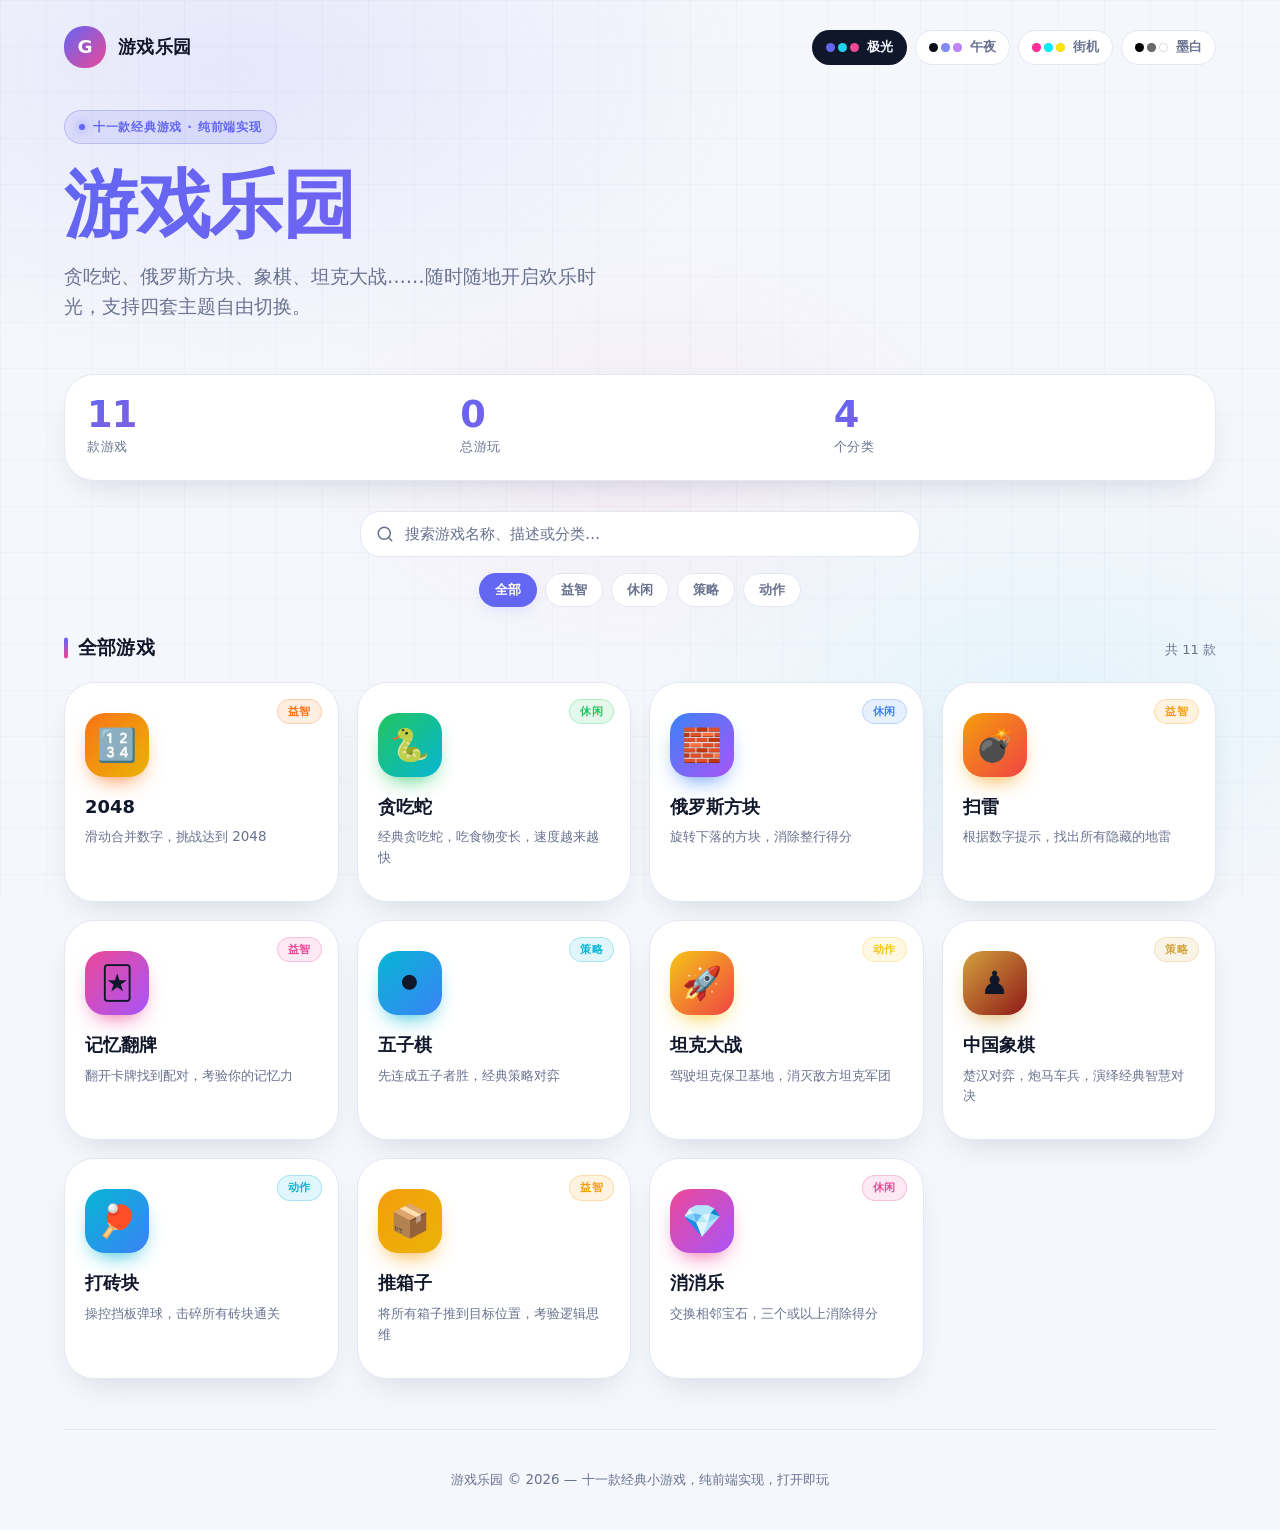
<file: index.html>
<!DOCTYPE html>
<html lang="zh-CN" data-theme="aurora">
<head>
    <meta charset="UTF-8">
    <meta name="viewport" content="width=device-width, initial-scale=1.0">
    <meta name="description" content="游戏乐园 — 十一款经典小游戏合集，在线即玩，支持四套主题自由切换">
    <meta name="theme-color" content="#6366f1">
    <title>游戏乐园</title>
    <style id="theme-vars">
/* ============================================================
   游戏乐园 · 多主题设计系统
   四套主题：极光(aurora) / 午夜(midnight) / 街机(arcade) / 墨白(mono)
   默认 :root = aurora；其余主题通过 [data-theme] 覆盖语义变量
   ============================================================ */

/* --- Theme: Aurora（极光 · 默认浅色现代） --- */
:root {
  --background: #f5f7fc;
  --foreground: #10172a;
  --card: #ffffff;
  --card-foreground: #10172a;
  --popover: #ffffff;
  --popover-foreground: #10172a;
  --primary: #6366f1;
  --primary-foreground: #ffffff;
  --muted: #eaeefb;
  --muted-foreground: #69728f;
  --border: #e2e7f2;
  --input: #e2e7f2;
  --ring: #6366f1;
  --secondary: #eef1fb;
  --secondary-foreground: #475084;
  --accent: #ec4899;
  --destructive: #ef4444;

  /* 主题签名色（非语义，用于渐变与装饰） */
  --brand-2: #22d3ee;
  --brand-3: #ec4899;
  --hero-from: #6366f1;
  --hero-via: #8b5cf6;
  --hero-to: #ec4899;

  /* 半径 */
  --radius-sm: 12px;
  --radius-md: 20px;
  --radius-lg: 30px;

  /* 阴影与质感 */
  --shadow-card: 0 14px 34px -16px rgba(28, 38, 74, 0.20);
  --shadow-card-hover: 0 26px 50px -18px rgba(99, 102, 241, 0.32);
  --ring-soft: rgba(99, 102, 241, 0.16);
  --grid-line: rgba(20, 30, 60, 0.05);
  --aurora-1: rgba(99, 102, 241, 0.10);
  --aurora-2: rgba(34, 211, 238, 0.08);
  --aurora-3: rgba(236, 72, 153, 0.06);
}

/* --- Theme: Midnight（午夜 · 精致暗色） --- */
[data-theme="midnight"] {
  --background: #0b0e1a;
  --foreground: #e9edf7;
  --card: #151a2c;
  --card-foreground: #e9edf7;
  --popover: #151a2c;
  --popover-foreground: #e9edf7;
  --primary: #818cf8;
  --primary-foreground: #0b0e1a;
  --muted: #1d2336;
  --muted-foreground: #8b94ae;
  --border: #272e44;
  --input: #272e44;
  --ring: #818cf8;
  --secondary: #1d2336;
  --secondary-foreground: #aab2cc;
  --accent: #c084fc;

  --brand-2: #38bdf8;
  --brand-3: #c084fc;
  --hero-from: #818cf8;
  --hero-via: #38bdf8;
  --hero-to: #c084fc;

  --shadow-card: 0 18px 42px -18px rgba(0, 0, 0, 0.65);
  --shadow-card-hover: 0 28px 56px -20px rgba(129, 140, 248, 0.40);
  --ring-soft: rgba(129, 140, 248, 0.20);
  --grid-line: rgba(255, 255, 255, 0.045);
  --aurora-1: rgba(129, 140, 248, 0.12);
  --aurora-2: rgba(56, 189, 248, 0.10);
  --aurora-3: rgba(192, 132, 252, 0.08);
}

/* --- Theme: Arcade（街机 · 复古霓虹） --- */
[data-theme="arcade"] {
  --background: #0a0613;
  --foreground: #f3e9ff;
  --card: #160d28;
  --card-foreground: #f3e9ff;
  --popover: #160d28;
  --popover-foreground: #f3e9ff;
  --primary: #ff2e9a;
  --primary-foreground: #0a0613;
  --muted: #221339;
  --muted-foreground: #a987e6;
  --border: #34214f;
  --input: #34214f;
  --ring: #ff2e9a;
  --secondary: #221339;
  --secondary-foreground: #c9a8ff;
  --accent: #00f0ff;

  --brand-2: #00f0ff;
  --brand-3: #ffe600;
  --hero-from: #ff2e9a;
  --hero-via: #b026ff;
  --hero-to: #00f0ff;

  --shadow-card: 0 18px 42px -16px rgba(255, 46, 154, 0.30);
  --shadow-card-hover: 0 28px 60px -18px rgba(255, 46, 154, 0.50);
  --ring-soft: rgba(255, 46, 154, 0.26);
  --grid-line: rgba(255, 46, 154, 0.07);
  --aurora-1: rgba(255, 46, 154, 0.12);
  --aurora-2: rgba(0, 240, 255, 0.10);
  --aurora-3: rgba(255, 230, 0, 0.06);
}

/* --- Theme: Mono（墨白 · 极简黑白） --- */
[data-theme="mono"] {
  --background: #ffffff;
  --foreground: #000000;
  --card: #ffffff;
  --card-foreground: #000000;
  --popover: #ffffff;
  --popover-foreground: #000000;
  --primary: #000000;
  --primary-foreground: #ffffff;
  --muted: #f2f2f2;
  --muted-foreground: #6a6a6a;
  --border: #000000;
  --input: #000000;
  --ring: #000000;
  --secondary: #f2f2f2;
  --secondary-foreground: #000000;
  --accent: #000000;

  --brand-2: #1a1a1a;
  --brand-3: #555555;
  --hero-from: #000000;
  --hero-via: #2a2a2a;
  --hero-to: #6a6a6a;

  --radius-sm: 4px;
  --radius-md: 8px;
  --radius-lg: 12px;

  --shadow-card: 0 12px 26px -16px rgba(0, 0, 0, 0.30);
  --shadow-card-hover: 0 22px 44px -18px rgba(0, 0, 0, 0.42);
  --ring-soft: rgba(0, 0, 0, 0.14);
  --grid-line: rgba(0, 0, 0, 0.06);
  --aurora-1: rgba(0, 0, 0, 0.03);
  --aurora-2: rgba(0, 0, 0, 0.02);
  --aurora-3: rgba(0, 0, 0, 0.015);
}

/* ============================================================
   Base
   ============================================================ */
*, *::before, *::after { box-sizing: border-box; }

html { -webkit-font-smoothing: antialiased; -moz-osx-font-smoothing: grayscale; }

body {
  margin: 0;
  font-family: "PingFang SC", "Microsoft YaHei", "Noto Sans SC", system-ui, -apple-system, "Helvetica Neue", Arial, sans-serif;
  background: var(--background);
  color: var(--foreground);
  line-height: 1.6;
  min-height: 100vh;
  overflow-x: hidden;
  transition: background-color 0.45s cubic-bezier(0.16, 1, 0.3, 1),
              color 0.45s cubic-bezier(0.16, 1, 0.3, 1);
}

/* 大气背景光晕（随主题变化） */
body::before {
  content: "";
  position: fixed;
  inset: 0;
  background:
    radial-gradient(ellipse 70% 55% at 18% 8%, var(--aurora-1) 0%, transparent 60%),
    radial-gradient(ellipse 55% 45% at 82% 78%, var(--aurora-2) 0%, transparent 60%),
    radial-gradient(ellipse 45% 40% at 50% 50%, var(--aurora-3) 0%, transparent 60%);
  pointer-events: none;
  z-index: 0;
  transition: background 0.6s cubic-bezier(0.16, 1, 0.3, 1);
}

/* 细网格底纹 */
body::after {
  content: "";
  position: fixed;
  inset: 0;
  background-image:
    linear-gradient(var(--grid-line) 1px, transparent 1px),
    linear-gradient(90deg, var(--grid-line) 1px, transparent 1px);
  background-size: 46px 46px;
  pointer-events: none;
  z-index: 0;
  opacity: 0.5;
}

.gp-shell { position: relative; z-index: 1; max-width: 1200px; margin: 0 auto; padding: 0 24px; }

/* 主题切换时的全局平滑过渡 */
.gp-shell, .gp-shell * {
  transition-property: background-color, border-color, color, box-shadow;
  transition-duration: 0.4s;
  transition-timing-function: cubic-bezier(0.16, 1, 0.3, 1);
}

/* ============================================================
   Top Bar
   ============================================================ */
.topbar {
  display: flex;
  align-items: center;
  justify-content: space-between;
  gap: 16px;
  padding: 26px 0 8px;
}

.brand { display: flex; align-items: center; gap: 12px; text-decoration: none; color: var(--foreground); }
.brand__mark {
  width: 42px; height: 42px; border-radius: var(--radius-md);
  background: linear-gradient(135deg, var(--hero-from), var(--hero-to));
  display: grid; place-items: center; color: #fff; font-weight: 800; font-size: 1.15rem;
  box-shadow: var(--shadow-card);
}
.brand__name { font-size: 1.12rem; font-weight: 700; letter-spacing: 0.02em; }

/* 主题切换器 */
.theme-switch { display: flex; align-items: center; gap: 8px; flex-wrap: wrap; }
.theme-chip {
  display: inline-flex; align-items: center; gap: 8px;
  padding: 8px 13px; border-radius: 999px;
  background: var(--card); border: 1px solid var(--border); color: var(--muted-foreground);
  font-family: inherit; font-size: 0.8rem; font-weight: 600; cursor: pointer;
  transition: transform 0.25s, border-color 0.25s, color 0.25s, background-color 0.25s, box-shadow 0.25s;
}
.theme-chip:hover { transform: translateY(-1px); color: var(--foreground); }
.theme-chip__dots { display: inline-flex; gap: 3px; }
.theme-chip__dots i { width: 9px; height: 9px; border-radius: 50%; display: block; box-shadow: inset 0 0 0 0.5px rgba(0,0,0,0.12); }
.theme-chip[aria-pressed="true"] {
  color: var(--foreground); border-color: transparent;
  background: var(--foreground);
}
.theme-chip[aria-pressed="true"] .theme-chip__label { color: var(--background); }
.theme-chip[aria-pressed="true"] .theme-chip__dots i { box-shadow: none; }

/* ============================================================
   Hero
   ============================================================ */
.hero { padding: 34px 0 26px; text-align: left; }
.hero__eyebrow {
  display: inline-flex; align-items: center; gap: 8px;
  font-size: 0.78rem; font-weight: 600; letter-spacing: 0.06em; text-transform: uppercase;
  color: var(--primary); background: color-mix(in srgb, var(--primary) 12%, transparent);
  border: 1px solid color-mix(in srgb, var(--primary) 26%, transparent);
  padding: 6px 14px; border-radius: 999px; margin-bottom: 22px;
}
.hero__eyebrow::before { content: ""; width: 6px; height: 6px; border-radius: 50%; background: var(--primary); box-shadow: 0 0 10px var(--primary); }
.hero__title {
  font-size: clamp(2.6rem, 6vw, 4.6rem); font-weight: 800; line-height: 1.05; letter-spacing: -0.02em;
  margin: 0 0 18px;
  background: linear-gradient(110deg, var(--hero-from) 0%, var(--hero-via) 48%, var(--hero-to) 100%);
  background-size: 200% auto;
  -webkit-background-clip: text; background-clip: text; -webkit-text-fill-color: transparent; color: transparent;
  animation: gp-shimmer 7s ease-in-out infinite;
}
.hero__sub { font-size: clamp(1rem, 2.2vw, 1.18rem); color: var(--muted-foreground); max-width: 560px; margin: 0 0 26px; }

/* ============================================================
   Stats
   ============================================================ */
.stats {
  display: grid; grid-template-columns: repeat(3, 1fr); gap: 14px;
  padding: 22px; background: var(--card); border: 1px solid var(--border);
  border-radius: var(--radius-lg); box-shadow: var(--shadow-card); margin-bottom: 30px;
}
.stat { display: flex; flex-direction: column; gap: 4px; }
.stat__num {
  font-size: clamp(1.6rem, 3.4vw, 2.3rem); font-weight: 800; line-height: 1; letter-spacing: -0.02em;
  background: linear-gradient(135deg, var(--hero-from), var(--hero-to));
  -webkit-background-clip: text; background-clip: text; -webkit-text-fill-color: transparent; color: transparent;
}
.stat__label { font-size: 0.8rem; color: var(--muted-foreground); font-weight: 500; letter-spacing: 0.04em; }

/* ============================================================
   Controls (search + filter)
   ============================================================ */
.controls { margin-bottom: 26px; }
.search { position: relative; max-width: 560px; margin: 0 auto 16px; }
.search svg { position: absolute; left: 16px; top: 50%; transform: translateY(-50%); color: var(--muted-foreground); pointer-events: none; }
.search input {
  width: 100%; padding: 13px 16px 13px 44px; font-family: inherit; font-size: 0.95rem;
  color: var(--foreground); background: var(--card); border: 1px solid var(--border);
  border-radius: var(--radius-md); outline: none;
  transition: border-color 0.25s, box-shadow 0.25s, background-color 0.4s;
}
.search input::placeholder { color: var(--muted-foreground); }
.search input:focus { border-color: var(--primary); box-shadow: 0 0 0 4px var(--ring-soft); }

.filters { display: flex; flex-wrap: wrap; justify-content: center; gap: 8px; }
.chip {
  padding: 7px 15px; font-family: inherit; font-size: 0.84rem; font-weight: 600;
  color: var(--muted-foreground); background: var(--card); border: 1px solid var(--border);
  border-radius: 999px; cursor: pointer;
  transition: transform 0.25s, color 0.25s, background-color 0.25s, border-color 0.25s, box-shadow 0.25s;
}
.chip:hover { color: var(--foreground); transform: translateY(-1px); }
.chip[aria-pressed="true"] {
  color: var(--primary-foreground); background: var(--primary); border-color: transparent;
  box-shadow: 0 6px 16px -4px var(--ring-soft);
}

/* ============================================================
   Section heading
   ============================================================ */
.section-head { display: flex; align-items: baseline; justify-content: space-between; margin: 8px 0 18px; }
.section-title { font-size: 1.2rem; font-weight: 700; letter-spacing: 0.01em; margin: 0; position: relative; padding-left: 14px; }
.section-title::before {
  content: ""; position: absolute; left: 0; top: 50%; transform: translateY(-50%);
  width: 4px; height: 1.1em; border-radius: 2px;
  background: linear-gradient(180deg, var(--hero-from), var(--hero-to));
}
.section-hint { font-size: 0.82rem; color: var(--muted-foreground); }

/* ============================================================
   Recent rail
   ============================================================ */
.recent { margin-bottom: 30px; }
.recent-rail {
  display: flex; gap: 12px; overflow-x: auto; padding-bottom: 6px;
  scroll-snap-type: x mandatory; scrollbar-width: thin;
}
.recent-rail::-webkit-scrollbar { height: 6px; }
.recent-rail::-webkit-scrollbar-thumb { background: var(--border); border-radius: 3px; }
.recent-card {
  flex: 0 0 auto; display: flex; align-items: center; gap: 11px;
  padding: 11px 16px; background: var(--card); border: 1px solid var(--border);
  border-radius: var(--radius-md); text-decoration: none; color: var(--foreground);
  scroll-snap-align: start; transition: transform 0.25s, border-color 0.25s, box-shadow 0.25s;
}
.recent-card:hover { transform: translateY(-2px); border-color: var(--primary); box-shadow: var(--shadow-card); }
.recent-card__icon { width: 34px; height: 34px; border-radius: 10px; display: grid; place-items: center; font-size: 1.15rem; background: var(--muted); }
.recent-card__name { font-size: 0.88rem; font-weight: 600; white-space: nowrap; }
.recent-card__time { font-size: 0.72rem; color: var(--muted-foreground); }

/* ============================================================
   Games grid
   ============================================================ */
.games { padding-bottom: 50px; }
.games-grid {
  display: grid; grid-template-columns: repeat(4, 1fr); gap: 18px;
}
.game-card {
  display: flex; flex-direction: column; padding: 22px 20px 18px;
  background: var(--card); border: 1px solid var(--border); border-radius: var(--radius-lg);
  text-decoration: none; color: inherit; position: relative; overflow: hidden;
  box-shadow: var(--shadow-card); cursor: pointer; outline: none;
  animation: gp-rise 0.5s cubic-bezier(0.16, 1, 0.3, 1) backwards;
  transition: transform 0.3s cubic-bezier(0.16, 1, 0.3, 1), border-color 0.3s, box-shadow 0.3s, background-color 0.4s;
}
.game-card::after {
  content: ""; position: absolute; left: 0; right: 0; top: 0; height: 3px;
  background: linear-gradient(90deg, var(--g1, var(--hero-from)), var(--g2, var(--hero-to)));
  opacity: 0; transition: opacity 0.3s;
}
.game-card:hover { transform: translateY(-6px); border-color: transparent; box-shadow: var(--shadow-card-hover); }
.game-card:hover::after { opacity: 1; }
.game-card:focus-visible { box-shadow: var(--shadow-card-hover), 0 0 0 3px var(--ring-soft); }

.game-card__cat {
  position: absolute; top: 16px; right: 16px; font-size: 0.68rem; font-weight: 600; letter-spacing: 0.04em;
  color: var(--g1, var(--primary)); background: color-mix(in srgb, var(--g1, var(--primary)) 12%, transparent);
  border: 1px solid color-mix(in srgb, var(--g1, var(--primary)) 26%, transparent);
  padding: 3px 10px; border-radius: 999px;
}
.game-tile {
  width: 64px; height: 64px; border-radius: var(--radius-md); display: grid; place-items: center;
  font-size: 2rem; line-height: 1; margin: 8px 0 16px;
  background: linear-gradient(135deg, var(--g1, var(--hero-from)), var(--g2, var(--hero-to)));
  box-shadow: 0 10px 22px -10px var(--g1, var(--primary));
  transition: transform 0.3s cubic-bezier(0.16, 1, 0.3, 1), filter 0.4s;
}
.game-card:hover .game-tile { transform: scale(1.08) rotate(-3deg); }
.game-card__title { font-size: 1.12rem; font-weight: 700; margin: 0 0 6px; }
.game-card__desc { font-size: 0.84rem; color: var(--muted-foreground); line-height: 1.55; margin: 0 0 14px; flex: 1; }
.game-card__foot { display: flex; flex-wrap: wrap; gap: 6px; }
.game-card__stat {
  font-size: 0.7rem; font-weight: 600; color: var(--muted-foreground);
  background: var(--muted); padding: 4px 9px; border-radius: 999px;
  display: inline-flex; align-items: center; gap: 4px;
}
.game-card__stat--hi { color: var(--g1, var(--primary)); }

/* per-game tile colors（保留各游戏个性） */
.game-card[data-game="snake"]       { --g1: #22c55e; --g2: #06b6d4; }
.game-card[data-game="tetris"]      { --g1: #3b82f6; --g2: #a855f7; }
.game-card[data-game="minesweeper"] { --g1: #f59e0b; --g2: #ef4444; }
.game-card[data-game="2048"]        { --g1: #f97316; --g2: #eab308; }
.game-card[data-game="memory"]      { --g1: #ec4899; --g2: #a855f7; }
.game-card[data-game="gomoku"]      { --g1: #06b6d4; --g2: #3b82f6; }
.game-card[data-game="tank"]        { --g1: #f5c518; --g2: #ef4444; }
.game-card[data-game="xiangqi"]     { --g1: #d4a23c; --g2: #8e1a1a; }
.game-card[data-game="breakout"]    { --g1: #06b6d4; --g2: #3b82f6; }
.game-card[data-game="sokoban"]     { --g1: #f59e0b; --g2: #eab308; }
.game-card[data-game="match3"]      { --g1: #ec4899; --g2: #a855f7; }

/* 墨白主题下，游戏色块去色以保持极简调性 */
[data-theme="mono"] .game-tile { filter: grayscale(1) contrast(1.05); }
[data-theme="mono"] .game-card__cat { color: var(--foreground); background: var(--muted); border-color: var(--border); }
[data-theme="mono"] .game-card__stat--hi { color: var(--foreground); }

/* 街机主题下，标题加一点霓虹辉光 */
[data-theme="arcade"] .hero__title { filter: drop-shadow(0 0 22px rgba(255, 46, 154, 0.35)); }
[data-theme="arcade"] .brand__mark { filter: drop-shadow(0 0 12px rgba(255, 46, 154, 0.5)); }

/* ============================================================
   Empty state
   ============================================================ */
.empty { text-align: center; padding: 70px 20px; color: var(--muted-foreground); display: none; }
.empty__emoji { font-size: 2.4rem; margin-bottom: 10px; }

/* ============================================================
   Footer
   ============================================================ */
.footer {
  border-top: 1px solid var(--border); padding: 26px 0; text-align: center;
  color: var(--muted-foreground); font-size: 0.84rem;
}

/* ============================================================
   Keyframes
   ============================================================ */
@keyframes gp-shimmer { 0%, 100% { background-position: 0% center; } 50% { background-position: 100% center; } }
@keyframes gp-rise { from { opacity: 0; transform: translateY(18px); } to { opacity: 1; transform: translateY(0); } }

@media (prefers-reduced-motion: reduce) {
  *, *::before, *::after { animation-duration: 0.01ms !important; animation-iteration-count: 1 !important; transition-duration: 0.01ms !important; }
}

/* ============================================================
   Responsive
   ============================================================ */
@media (max-width: 1100px) { .games-grid { grid-template-columns: repeat(3, 1fr); } }
@media (max-width: 860px) {
  .games-grid { grid-template-columns: repeat(2, 1fr); gap: 14px; }
  .topbar { flex-wrap: wrap; }
  .theme-switch { width: 100%; justify-content: flex-start; }
}
@media (max-width: 560px) {
  .games-grid { grid-template-columns: 1fr; }
  .stats { grid-template-columns: repeat(3, 1fr); padding: 16px; gap: 8px; }
  .gp-shell { padding: 0 18px; }
  .theme-chip__label { display: none; }
  .theme-chip { padding: 8px 10px; }
}
    </style>
</head>
<body>
    <div class="gp-shell">
      <!-- Top Bar -->
      <header class="topbar">
        <a class="brand" href="index.html">
          <span class="brand__mark">G</span>
          <span class="brand__name">游戏乐园</span>
        </a>
        <div class="theme-switch" role="group" aria-label="主题切换">
          <button class="theme-chip" data-theme-val="aurora" aria-pressed="true">
            <span class="theme-chip__dots"><i style="background:#6366f1"></i><i style="background:#22d3ee"></i><i style="background:#ec4899"></i></span>
            <span class="theme-chip__label">极光</span>
          </button>
          <button class="theme-chip" data-theme-val="midnight" aria-pressed="false">
            <span class="theme-chip__dots"><i style="background:#0b0e1a"></i><i style="background:#818cf8"></i><i style="background:#c084fc"></i></span>
            <span class="theme-chip__label">午夜</span>
          </button>
          <button class="theme-chip" data-theme-val="arcade" aria-pressed="false">
            <span class="theme-chip__dots"><i style="background:#ff2e9a"></i><i style="background:#00f0ff"></i><i style="background:#ffe600"></i></span>
            <span class="theme-chip__label">街机</span>
          </button>
          <button class="theme-chip" data-theme-val="mono" aria-pressed="false">
            <span class="theme-chip__dots"><i style="background:#000"></i><i style="background:#6a6a6a"></i><i style="background:#fff;box-shadow:inset 0 0 0 1px #ddd"></i></span>
            <span class="theme-chip__label">墨白</span>
          </button>
        </div>
      </header>

      <!-- Hero -->
      <section class="hero">
        <span class="hero__eyebrow">十一款经典游戏 · 纯前端实现</span>
        <h1 class="hero__title">游戏乐园</h1>
        <p class="hero__sub">贪吃蛇、俄罗斯方块、象棋、坦克大战……随时随地开启欢乐时光，支持四套主题自由切换。</p>
      </section>

      <!-- Stats -->
      <div class="stats">
        <div class="stat"><span class="stat__num" id="totalGames">0</span><span class="stat__label">款游戏</span></div>
        <div class="stat"><span class="stat__num" id="totalPlays">0</span><span class="stat__label">总游玩</span></div>
        <div class="stat"><span class="stat__num" id="totalCats">0</span><span class="stat__label">个分类</span></div>
      </div>

      <!-- Controls -->
      <div class="controls">
        <div class="search">
          <svg viewBox="0 0 24 24" width="18" height="18"><circle cx="11" cy="11" r="8" fill="none" stroke="currentColor" stroke-width="2"/><path d="M21 21l-4.35-4.35" stroke="currentColor" stroke-width="2" stroke-linecap="round"/></svg>
          <input type="text" id="searchInput" placeholder="搜索游戏名称、描述或分类…" autocomplete="off">
        </div>
        <div class="filters" id="filterTags"></div>
      </div>

      <!-- Recent -->
      <section class="recent" id="recentSection" style="display:none;">
        <div class="section-head">
          <h2 class="section-title">最近游玩</h2>
          <span class="section-hint">向右滑动查看更多</span>
        </div>
        <div class="recent-rail" id="recentRail"></div>
      </section>

      <!-- Games Grid -->
      <section class="games">
        <div class="section-head">
          <h2 class="section-title">全部游戏</h2>
          <span class="section-hint" id="gameCountHint">共 0 款</span>
        </div>
        <div class="games-grid" id="gamesGrid"></div>
        <div class="empty" id="noResults">
          <div class="empty__emoji">🔍</div>
          <p>未找到匹配的游戏</p>
        </div>
      </section>

      <!-- Footer -->
      <footer class="footer">
        <p>游戏乐园 &copy; 2026 — 十一款经典小游戏，纯前端实现，打开即玩</p>
      </footer>
    </div>

    <script src="js/game-stats.js"></script>
    <script>
      (function() {
        /* ---- 主题管理（四套主题自由切换） ---- */
        var THEME_KEY = 'gameParadise_theme_v2';
        var html = document.documentElement;
        var chips = document.querySelectorAll('.theme-chip');

        function getSavedTheme() {
          try { return localStorage.getItem(THEME_KEY) || 'aurora'; } catch(_) { return 'aurora'; }
        }
        function setTheme(theme) {
          html.setAttribute('data-theme', theme);
          var meta = document.querySelector('meta[name="theme-color"]');
          if (meta) {
            var colorMap = { aurora: '#6366f1', midnight: '#818cf8', arcade: '#ff2e9a', mono: '#000000' };
            meta.setAttribute('content', colorMap[theme] || '#6366f1');
          }
          try { localStorage.setItem(THEME_KEY, theme); } catch(_) {}
          chips.forEach(function(c) {
            c.setAttribute('aria-pressed', c.dataset.themeVal === theme ? 'true' : 'false');
          });
        }
        setTheme(getSavedTheme());
        chips.forEach(function(chip) {
          chip.addEventListener('click', function() { setTheme(chip.dataset.themeVal); });
        });

        /* ---- 游戏卡片生成 ---- */
        var grid = document.getElementById('gamesGrid');
        var allGames = GameStats.getAllGameIds();

        allGames.forEach(function(id, i) {
          var meta = GameStats.getMeta(id);
          var stats = GameStats.getStats(id);
          var card = document.createElement('a');
          card.href = 'games/' + id + '.html';
          card.className = 'game-card';
          card.dataset.game = id;
          card.dataset.cat = meta.cat;
          card.style.animationDelay = (i * 60) + 'ms';

          var footHtml = '';
          if (stats.highScore > 0) footHtml += '<span class="game-card__stat game-card__stat--hi">最高 ' + stats.highScore + '</span>';
          if (stats.plays > 0) footHtml += '<span class="game-card__stat">' + stats.plays + ' 次游玩</span>';

          card.innerHTML =
            '<span class="game-card__cat">' + meta.cat + '</span>' +
            '<span class="game-tile">' + meta.icon + '</span>' +
            '<h3 class="game-card__title">' + meta.name + '</h3>' +
            '<p class="game-card__desc">' + meta.desc + '</p>' +
            '<div class="game-card__foot">' + footHtml + '</div>';
          grid.appendChild(card);
        });

        /* ---- 统计栏 ---- */
        document.getElementById('totalGames').textContent = allGames.length;
        document.getElementById('totalPlays').textContent = GameStats.getTotalPlays();
        var cats = GameStats.getCategories();
        document.getElementById('totalCats').textContent = cats.length;
        document.getElementById('gameCountHint').textContent = '共 ' + allGames.length + ' 款';

        /* ---- 分类标签 ---- */
        var filterTags = document.getElementById('filterTags');
        var allTag = document.createElement('button');
        allTag.className = 'chip';
        allTag.textContent = '全部';
        allTag.dataset.cat = '全部';
        allTag.setAttribute('aria-pressed', 'true');
        filterTags.appendChild(allTag);
        cats.forEach(function(cat) {
          var tag = document.createElement('button');
          tag.className = 'chip';
          tag.textContent = cat;
          tag.dataset.cat = cat;
          tag.setAttribute('aria-pressed', 'false');
          filterTags.appendChild(tag);
        });

        /* ---- 搜索与筛选 ---- */
        var searchInput = document.getElementById('searchInput');
        var noResults = document.getElementById('noResults');
        var activeCat = '全部';

        function applyFilter() {
          var query = searchInput.value.trim();
          var ids = query ? GameStats.search(query) : GameStats.getByCategory(activeCat);
          if (activeCat !== '全部' && query) {
            ids = ids.filter(function(id) { return GameStats.getMeta(id).cat === activeCat; });
          }
          var cards = grid.querySelectorAll('.game-card');
          var visible = 0;
          cards.forEach(function(card) {
            var show = ids.indexOf(card.dataset.game) !== -1;
            card.style.display = show ? '' : 'none';
            if (show) visible++;
          });
          noResults.style.display = visible > 0 ? 'none' : 'block';
        }

        searchInput.addEventListener('input', applyFilter);
        filterTags.addEventListener('click', function(e) {
          if (e.target.classList.contains('chip')) {
            filterTags.querySelectorAll('.chip').forEach(function(t) {
              t.setAttribute('aria-pressed', 'false');
            });
            e.target.setAttribute('aria-pressed', 'true');
            activeCat = e.target.dataset.cat;
            applyFilter();
          }
        });

        /* ---- 最近游玩 ---- */
        var recent = GameStats.getRecent(6);
        if (recent.length > 0) {
          document.getElementById('recentSection').style.display = '';
          var recentRail = document.getElementById('recentRail');
          recent.forEach(function(id) {
            var meta = GameStats.getMeta(id);
            var stats = GameStats.getStats(id);
            var card = document.createElement('a');
            card.href = 'games/' + id + '.html';
            card.className = 'recent-card';
            var timeAgo = '';
            if (stats.lastPlayed) {
              var diff = Date.now() - stats.lastPlayed;
              var mins = Math.floor(diff / 60000);
              if (mins < 1) timeAgo = '刚刚';
              else if (mins < 60) timeAgo = mins + ' 分钟前';
              else if (mins < 1440) timeAgo = Math.floor(mins / 60) + ' 小时前';
              else timeAgo = Math.floor(mins / 1440) + ' 天前';
            }
            card.innerHTML =
              '<span class="recent-card__icon">' + meta.icon + '</span>' +
              '<div><div class="recent-card__name">' + meta.name + '</div>' +
              (timeAgo ? '<div class="recent-card__time">' + timeAgo + '</div>' : '') + '</div>';
            recentRail.appendChild(card);
          });
        }
      })();
    </script>
</body>
</html>
</file>
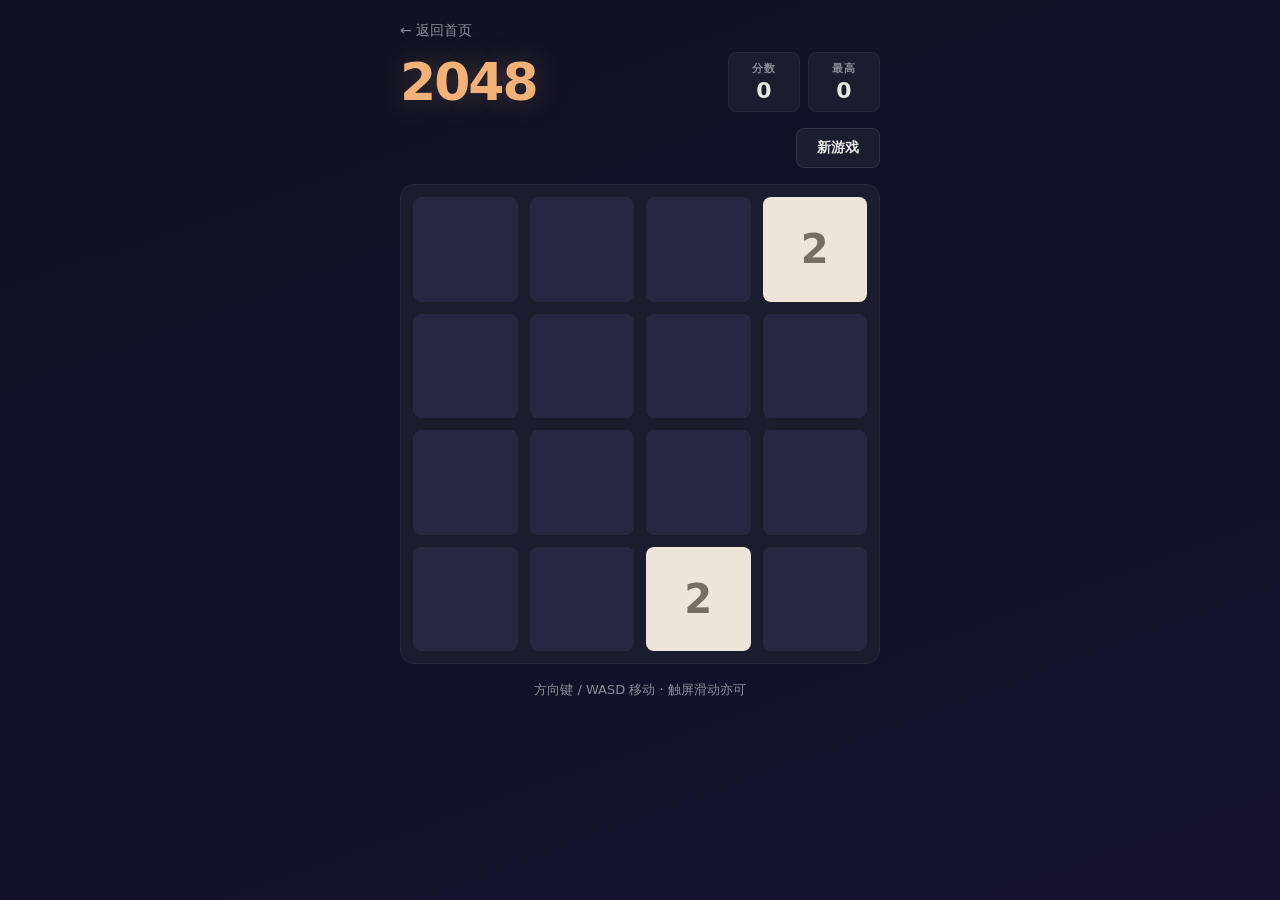
<file: games/2048.html>
<!DOCTYPE html>
<html lang="zh-CN">
<head>
<meta charset="UTF-8">
<meta name="viewport" content="width=device-width, initial-scale=1.0, user-scalable=no">
<title>2048</title>
<style>
/* === RESET & TOKENS === */
*, *::before, *::after { box-sizing: border-box; margin: 0; padding: 0; }

:root {
  --bg: #0f1220;
  --bg-end: #161230;
  --surface: #1a1d2e;
  --cell-empty: #252840;
  --text: #e8e6e3;
  --text-dim: #8b8d97;
  --accent: #f2b179;
  --accent-glow: rgba(242, 177, 121, 0.25);
  --radius: 8px;
  --radius-lg: 14px;
  --font: "PingFang SC", "Microsoft YaHei", system-ui, sans-serif;
  --grid-pad: 12px;
  --grid-gap: 12px;
}

/* === BASE === */
html, body {
  height: 100%;
  font-family: var(--font);
  background: linear-gradient(160deg, var(--bg) 0%, var(--bg-end) 100%);
  color: var(--text);
  overflow-x: hidden;
  -webkit-tap-highlight-color: transparent;
}

body {
  display: flex;
  justify-content: center;
  align-items: flex-start;
  padding: 20px 16px 40px;
}

.container {
  max-width: 480px;
  width: 100%;
}

/* === HEADER === */
.header { margin-bottom: 16px; }

.back-link {
  display: inline-block;
  color: var(--text-dim);
  text-decoration: none;
  font-size: 14px;
  margin-bottom: 12px;
  transition: color 0.2s;
}
.back-link:hover { color: var(--text); }

.title-row {
  display: flex;
  justify-content: space-between;
  align-items: center;
}

.title-row h1 {
  font-size: 52px;
  font-weight: 800;
  color: var(--accent);
  letter-spacing: -2px;
  line-height: 1;
  text-shadow: 0 0 30px var(--accent-glow);
}

.scores { display: flex; gap: 8px; }

.score-box {
  background: var(--surface);
  border-radius: var(--radius);
  padding: 8px 16px;
  text-align: center;
  min-width: 72px;
  border: 1px solid rgba(255,255,255,0.04);
}

.score-label {
  display: block;
  font-size: 11px;
  font-weight: 600;
  color: var(--text-dim);
  text-transform: uppercase;
  letter-spacing: 1px;
  margin-bottom: 2px;
}

.score-value {
  display: block;
  font-size: 22px;
  font-weight: 700;
  font-variant-numeric: tabular-nums;
  color: var(--text);
}

/* === CONTROLS === */
.controls {
  display: flex;
  justify-content: flex-end;
  margin-bottom: 16px;
}

.btn {
  font-family: var(--font);
  font-size: 14px;
  font-weight: 600;
  padding: 10px 20px;
  border-radius: var(--radius);
  border: 1px solid rgba(255,255,255,0.1);
  background: var(--surface);
  color: var(--text);
  cursor: pointer;
  transition: background 0.2s, transform 0.1s, border-color 0.2s;
}
.btn:hover {
  background: #252840;
  border-color: rgba(255,255,255,0.18);
}
.btn:active { transform: scale(0.97); }
.btn:focus-visible {
  outline: 2px solid var(--accent);
  outline-offset: 2px;
}

/* === GRID === */
.grid-wrapper {
  position: relative;
}

.grid {
  display: grid;
  grid-template-columns: repeat(4, 1fr);
  gap: var(--grid-gap);
  padding: var(--grid-pad);
  background: var(--surface);
  border-radius: var(--radius-lg);
  border: 1px solid rgba(255,255,255,0.04);
  touch-action: none;
  user-select: none;
  -webkit-user-select: none;
}

.cell {
  aspect-ratio: 1;
  background: var(--cell-empty);
  border-radius: var(--radius);
  display: flex;
  justify-content: center;
  align-items: center;
  font-weight: 700;
  font-size: 40px;
  line-height: 1;
  color: #776e65;
  transition: background-color 0.12s, color 0.12s, box-shadow 0.3s;
  position: relative;
}

/* === TILE COLORS === */
.cell[data-value="2"]    { background: #eee4da; color: #776e65; }
.cell[data-value="4"]    { background: #ede0c8; color: #776e65; }
.cell[data-value="8"]    { background: #f2b179; color: #f9f6f2; }
.cell[data-value="16"]   { background: #f59563; color: #f9f6f2; }
.cell[data-value="32"]   { background: #f67c5f; color: #f9f6f2; }
.cell[data-value="64"]   { background: #f65e3b; color: #f9f6f2; }
.cell[data-value="128"]  { background: #edcf72; color: #f9f6f2; font-size: 34px; box-shadow: 0 0 20px rgba(237,207,114,0.35); }
.cell[data-value="256"]  { background: #edcc61; color: #f9f6f2; font-size: 34px; box-shadow: 0 0 26px rgba(237,204,97,0.45); }
.cell[data-value="512"]  { background: #edc850; color: #f9f6f2; font-size: 34px; box-shadow: 0 0 32px rgba(237,200,80,0.55); }
.cell[data-value="1024"] { background: #edc53f; color: #f9f6f2; font-size: 26px; box-shadow: 0 0 40px rgba(237,197,63,0.6); }
.cell[data-value="2048"] { background: #edc22e; color: #f9f6f2; font-size: 26px; box-shadow: 0 0 50px rgba(237,194,46,0.7), 0 0 80px rgba(237,194,46,0.25); }

/* === ANIMATIONS === */
@keyframes pop-in {
  0%   { transform: scale(0); opacity: 0; }
  60%  { transform: scale(1.08); opacity: 1; }
  100% { transform: scale(1); }
}
@keyframes pulse {
  0%   { transform: scale(1); }
  40%  { transform: scale(1.18); }
  100% { transform: scale(1); }
}
@keyframes score-bump {
  0%   { transform: scale(1); }
  50%  { transform: scale(1.25); }
  100% { transform: scale(1); }
}

.cell.anim-new  { animation: pop-in 0.2s ease-out both; }
.cell.anim-merge { animation: pulse 0.2s ease-out both; }
.score-value.anim-score { animation: score-bump 0.3s ease-out; }

/* === OVERLAY === */
.overlay {
  position: absolute;
  inset: 0;
  background: rgba(15, 18, 32, 0.82);
  border-radius: var(--radius-lg);
  display: flex;
  flex-direction: column;
  justify-content: center;
  align-items: center;
  z-index: 10;
  opacity: 1;
  transition: opacity 0.3s;
  backdrop-filter: blur(4px);
  -webkit-backdrop-filter: blur(4px);
}
.overlay.hidden {
  opacity: 0;
  pointer-events: none;
}

.overlay-title {
  font-size: 36px;
  font-weight: 800;
  margin-bottom: 8px;
  color: var(--accent);
}
.overlay-sub {
  font-size: 16px;
  color: var(--text-dim);
  margin-bottom: 24px;
}
.overlay-buttons { display: flex; gap: 10px; }

.btn-primary {
  font-family: var(--font);
  font-size: 15px;
  font-weight: 600;
  padding: 12px 28px;
  border-radius: var(--radius);
  border: none;
  background: var(--accent);
  color: #1a1d2e;
  cursor: pointer;
  transition: transform 0.1s, filter 0.2s;
}
.btn-primary:hover { filter: brightness(1.08); }
.btn-primary:active { transform: scale(0.97); }
.btn-primary:focus-visible {
  outline: 2px solid var(--text);
  outline-offset: 2px;
}

.btn-secondary {
  font-family: var(--font);
  font-size: 15px;
  font-weight: 600;
  padding: 12px 28px;
  border-radius: var(--radius);
  border: 1px solid rgba(255,255,255,0.15);
  background: transparent;
  color: var(--text);
  cursor: pointer;
  transition: background 0.2s, transform 0.1s;
}
.btn-secondary:hover { background: rgba(255,255,255,0.06); }
.btn-secondary:active { transform: scale(0.97); }
.btn-secondary:focus-visible {
  outline: 2px solid var(--accent);
  outline-offset: 2px;
}

/* === INSTRUCTIONS === */
.instructions {
  text-align: center;
  color: var(--text-dim);
  font-size: 13px;
  margin-top: 16px;
  line-height: 1.6;
}

/* === RESPONSIVE === */
@media (max-width: 520px) {
  body { padding: 12px 10px 32px; }
  .title-row h1 { font-size: 40px; }
  .score-box { padding: 6px 12px; min-width: 60px; }
  .score-value { font-size: 18px; }
  .cell { font-size: 30px; }
  .cell[data-value="128"],
  .cell[data-value="256"],
  .cell[data-value="512"] { font-size: 24px; }
  .cell[data-value="1024"],
  .cell[data-value="2048"] { font-size: 18px; }
  :root { --grid-gap: 8px; --grid-pad: 8px; }
  .overlay-title { font-size: 28px; }
}

@media (max-width: 360px) {
  .title-row h1 { font-size: 32px; }
  .cell { font-size: 24px; }
  .cell[data-value="128"],
  .cell[data-value="256"],
  .cell[data-value="512"] { font-size: 20px; }
  .cell[data-value="1024"],
  .cell[data-value="2048"] { font-size: 15px; }
}

/* === REDUCED MOTION === */
@media (prefers-reduced-motion: reduce) {
  *, *::before, *::after {
    animation-duration: 0.01ms !important;
    transition-duration: 0.01ms !important;
  }
}
</style>
</head>
<body>
<div class="container">
  <header class="header">
    <a href="../index.html" class="back-link">&larr; 返回首页</a>
    <div class="title-row">
      <h1>2048</h1>
      <div class="scores">
        <div class="score-box">
          <span class="score-label">分数</span>
          <span class="score-value" id="score">0</span>
        </div>
        <div class="score-box">
          <span class="score-label">最高</span>
          <span class="score-value" id="best">0</span>
        </div>
      </div>
    </div>
  </header>

  <div class="controls">
    <button class="btn" id="new-game-btn">新游戏</button>
  </div>

  <div class="grid-wrapper">
    <div class="grid" id="grid" role="grid" aria-label="2048 游戏网格"></div>
    <div class="overlay hidden" id="overlay">
      <div class="overlay-title" id="overlay-title"></div>
      <div class="overlay-sub" id="overlay-sub"></div>
      <div class="overlay-buttons">
        <button class="btn-primary" id="overlay-restart">重新开始</button>
        <button class="btn-secondary hidden" id="overlay-continue">继续游戏</button>
      </div>
    </div>
  </div>

  <p class="instructions">方向键 / WASD 移动 &middot; 触屏滑动亦可</p>
</div>

<script src="../js/game-stats.js"></script>
<script>
(function () {
  'use strict';

  /* ===== STATE ===== */
  var SIZE = 4;
  var grid = [];
  var score = 0;
  var best = 0;
  var won = false;       // has 2048 been reached this game?
  var keepPlaying = false;
  var over = false;
  var cells = [];

  /* ===== DOM REFS ===== */
  var gridEl       = document.getElementById('grid');
  var scoreEl      = document.getElementById('score');
  var bestEl       = document.getElementById('best');
  var overlayEl    = document.getElementById('overlay');
  var overlayTitle = document.getElementById('overlay-title');
  var overlaySub   = document.getElementById('overlay-sub');
  var overlayRestart  = document.getElementById('overlay-restart');
  var overlayContinue = document.getElementById('overlay-continue');
  var newGameBtn   = document.getElementById('new-game-btn');

  /* ===== INIT ===== */
  function init() {
    best = parseInt(localStorage.getItem('game2048_best') || '0', 10);
    bestEl.textContent = best;
    buildCells();
    newGame();
  }

  function buildCells() {
    gridEl.innerHTML = '';
    cells = [];
    for (var i = 0; i < SIZE * SIZE; i++) {
      var cell = document.createElement('div');
      cell.className = 'cell';
      cell.setAttribute('role', 'gridcell');
      gridEl.appendChild(cell);
      cells.push(cell);
    }
  }

  function newGame() {
    grid = emptyGrid();
    score = 0;
    won = false;
    keepPlaying = false;
    over = false;
    scoreEl.textContent = '0';
    hideOverlay();
    addRandomTile();
    addRandomTile();
    render();
  }

  function emptyGrid() {
    var g = [];
    for (var r = 0; r < SIZE; r++) {
      g.push([0, 0, 0, 0]);
    }
    return g;
  }

  /* ===== RANDOM TILE ===== */
  function addRandomTile() {
    var empty = [];
    for (var r = 0; r < SIZE; r++) {
      for (var c = 0; c < SIZE; c++) {
        if (grid[r][c] === 0) empty.push({ r: r, c: c });
      }
    }
    if (empty.length === 0) return null;
    var pos = empty[Math.floor(Math.random() * empty.length)];
    grid[pos.r][pos.c] = Math.random() < 0.9 ? 2 : 4;
    return pos;
  }

  /* ===== SLIDE LINE ===== */
  function slideLine(line) {
    var filtered = [];
    for (var i = 0; i < line.length; i++) {
      if (line[i] !== 0) filtered.push(line[i]);
    }
    var result = [];
    var mergedIndices = [];
    var lineScore = 0;
    var i = 0;
    while (i < filtered.length) {
      if (i + 1 < filtered.length && filtered[i] === filtered[i + 1]) {
        var val = filtered[i] * 2;
        result.push(val);
        mergedIndices.push(result.length - 1);
        lineScore += val;
        i += 2;
      } else {
        result.push(filtered[i]);
        i += 1;
      }
    }
    while (result.length < SIZE) result.push(0);
    return { result: result, score: lineScore, mergedIndices: mergedIndices };
  }

  /* ===== MOVES ===== */
  function moveLeft() {
    var moved = false;
    var totalScore = 0;
    var mergedPositions = [];
    for (var r = 0; r < SIZE; r++) {
      var old = grid[r].join(',');
      var res = slideLine(grid[r].slice());
      grid[r] = res.result;
      totalScore += res.score;
      if (grid[r].join(',') !== old) moved = true;
      for (var j = 0; j < res.mergedIndices.length; j++) {
        mergedPositions.push({ r: r, c: res.mergedIndices[j] });
      }
    }
    return { moved: moved, score: totalScore, merged: mergedPositions };
  }

  function moveRight() {
    var moved = false;
    var totalScore = 0;
    var mergedPositions = [];
    for (var r = 0; r < SIZE; r++) {
      var old = grid[r].join(',');
      var reversed = grid[r].slice().reverse();
      var res = slideLine(reversed);
      var newRow = res.result.slice().reverse();
      grid[r] = newRow;
      totalScore += res.score;
      if (grid[r].join(',') !== old) moved = true;
      for (var j = 0; j < res.mergedIndices.length; j++) {
        mergedPositions.push({ r: r, c: SIZE - 1 - res.mergedIndices[j] });
      }
    }
    return { moved: moved, score: totalScore, merged: mergedPositions };
  }

  function moveUp() {
    var moved = false;
    var totalScore = 0;
    var mergedPositions = [];
    for (var c = 0; c < SIZE; c++) {
      var col = [grid[0][c], grid[1][c], grid[2][c], grid[3][c]];
      var old = col.join(',');
      var res = slideLine(col);
      totalScore += res.score;
      for (var r = 0; r < SIZE; r++) {
        grid[r][c] = res.result[r];
      }
      if (res.result.join(',') !== old) moved = true;
      for (var j = 0; j < res.mergedIndices.length; j++) {
        mergedPositions.push({ r: res.mergedIndices[j], c: c });
      }
    }
    return { moved: moved, score: totalScore, merged: mergedPositions };
  }

  function moveDown() {
    var moved = false;
    var totalScore = 0;
    var mergedPositions = [];
    for (var c = 0; c < SIZE; c++) {
      var col = [grid[3][c], grid[2][c], grid[1][c], grid[0][c]];
      var old = col.join(',');
      var res = slideLine(col);
      var newCol = res.result.slice().reverse();
      totalScore += res.score;
      for (var r = 0; r < SIZE; r++) {
        grid[r][c] = newCol[r];
      }
      if (newCol.join(',') !== old) moved = true;
      for (var j = 0; j < res.mergedIndices.length; j++) {
        mergedPositions.push({ r: SIZE - 1 - res.mergedIndices[j], c: c });
      }
    }
    return { moved: moved, score: totalScore, merged: mergedPositions };
  }

  /* ===== GAME LOGIC ===== */
  function handleMove(direction) {
    if (over) return;

    var result;
    switch (direction) {
      case 'left':  result = moveLeft();  break;
      case 'right': result = moveRight(); break;
      case 'up':    result = moveUp();    break;
      case 'down':  result = moveDown();  break;
      default: return;
    }

    if (!result.moved) return;

    score += result.score;
    updateScore();

    var newTilePos = addRandomTile();
    render(result.merged, newTilePos);

    // Check win
    if (!won && !keepPlaying) {
      for (var r = 0; r < SIZE; r++) {
        for (var c = 0; c < SIZE; c++) {
          if (grid[r][c] === 2048) {
            won = true;
            showOverlay('win');
            return;
          }
        }
      }
    }

    // Check game over
    if (isGameOver()) {
      over = true;
      showOverlay('lose');
    }
  }

  function isGameOver() {
    for (var r = 0; r < SIZE; r++) {
      for (var c = 0; c < SIZE; c++) {
        if (grid[r][c] === 0) return false;
        if (c < SIZE - 1 && grid[r][c] === grid[r][c + 1]) return false;
        if (r < SIZE - 1 && grid[r][c] === grid[r + 1][c]) return false;
      }
    }
    return true;
  }

  /* ===== SCORE ===== */
  function updateScore() {
    scoreEl.textContent = score;
    // Animate score
    scoreEl.classList.remove('anim-score');
    void scoreEl.offsetWidth;
    scoreEl.classList.add('anim-score');

    if (score > best) {
      best = score;
      bestEl.textContent = best;
      localStorage.setItem('game2048_best', String(best));
    }
  }

  /* ===== RENDER ===== */
  function render(mergedPositions, newTilePos) {
    mergedPositions = mergedPositions || [];
    for (var i = 0; i < SIZE * SIZE; i++) {
      var r = Math.floor(i / SIZE);
      var c = i % SIZE;
      var val = grid[r][c];
      var cell = cells[i];

      // Clear animation classes
      cell.classList.remove('anim-new', 'anim-merge');

      // Update value
      if (val === 0) {
        cell.textContent = '';
        cell.removeAttribute('data-value');
      } else {
        cell.textContent = val;
        cell.setAttribute('data-value', val);
      }

      // Force reflow so animation restarts
      void cell.offsetWidth;

      // New tile animation
      if (newTilePos && newTilePos.r === r && newTilePos.c === c) {
        cell.classList.add('anim-new');
      }

      // Merged tile animation
      for (var j = 0; j < mergedPositions.length; j++) {
        if (mergedPositions[j].r === r && mergedPositions[j].c === c) {
          cell.classList.add('anim-merge');
          break;
        }
      }
    }
  }

  /* ===== OVERLAY ===== */
  function showOverlay(type) {
    overlayEl.classList.remove('hidden');
    if (type === 'win') {
      overlayTitle.textContent = '\u{1F389} 你赢了！';
      overlaySub.textContent = '恭喜达成 2048！';
      overlayContinue.classList.remove('hidden');
    } else {
      overlayTitle.textContent = '游戏结束';
      overlaySub.textContent = '最终得分：' + score;
      overlayContinue.classList.add('hidden');
    }
    if (window.GameStats) GameStats.record('2048', score);
  }

  function hideOverlay() {
    overlayEl.classList.add('hidden');
  }

  /* ===== INPUT: KEYBOARD ===== */
  document.addEventListener('keydown', function (e) {
    var key = e.key;
    var dir = null;
    if (key === 'ArrowLeft'  || key === 'a' || key === 'A') dir = 'left';
    if (key === 'ArrowRight' || key === 'd' || key === 'D') dir = 'right';
    if (key === 'ArrowUp'    || key === 'w' || key === 'W') dir = 'up';
    if (key === 'ArrowDown'  || key === 's' || key === 'S') dir = 'down';
    if (dir) {
      e.preventDefault();
      handleMove(dir);
    }
  });

  /* ===== INPUT: TOUCH ===== */
  var touchStartX = 0;
  var touchStartY = 0;
  var touchActive = false;

  gridEl.addEventListener('touchstart', function (e) {
    if (e.touches.length === 1) {
      touchStartX = e.touches[0].clientX;
      touchStartY = e.touches[0].clientY;
      touchActive = true;
    }
  }, { passive: true });

  gridEl.addEventListener('touchend', function (e) {
    if (!touchActive) return;
    touchActive = false;
    var dx = e.changedTouches[0].clientX - touchStartX;
    var dy = e.changedTouches[0].clientY - touchStartY;
    var absDx = Math.abs(dx);
    var absDy = Math.abs(dy);
    var minSwipe = 30;
    if (Math.max(absDx, absDy) < minSwipe) return;
    e.preventDefault();
    if (absDx > absDy) {
      handleMove(dx > 0 ? 'right' : 'left');
    } else {
      handleMove(dy > 0 ? 'down' : 'up');
    }
  }, { passive: false });

  /* ===== BUTTONS ===== */
  newGameBtn.addEventListener('click', function () { newGame(); });
  overlayRestart.addEventListener('click', function () { newGame(); });
  overlayContinue.addEventListener('click', function () {
    keepPlaying = true;
    hideOverlay();
  });

  /* ===== START ===== */
  init();
})();
</script>
</body>
</html>
</file>
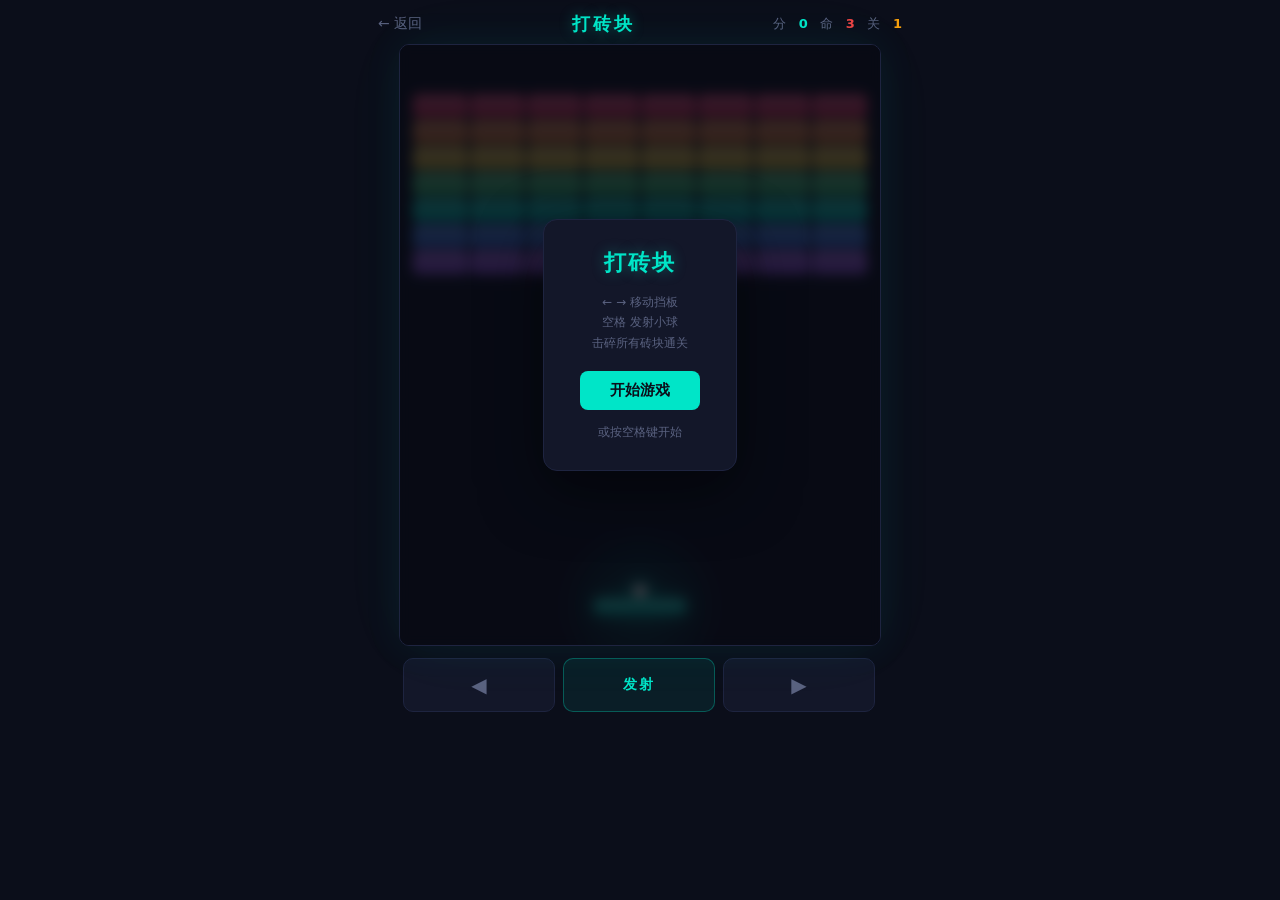
<file: games/breakout.html>
<!DOCTYPE html>
<html lang="zh-CN">
<head>
<meta charset="UTF-8">
<meta name="viewport" content="width=device-width, initial-scale=1.0, user-scalable=no">
<title>打砖块</title>
<style>
*, *::before, *::after { margin: 0; padding: 0; box-sizing: border-box; }

:root {
  --bg: #0b0e1a;
  --surface: #131729;
  --border: #1e2440;
  --text: #d8dce8;
  --text-dim: #5a6280;
  --cyan: #00e5c8;
  --green: #22c55e;
  --amber: #f59e0b;
  --red: #ef4444;
}

html, body {
  height: 100%;
  overflow: hidden;
  background: var(--bg);
  color: var(--text);
  font-family: "PingFang SC", "Microsoft YaHei", system-ui, sans-serif;
}

body {
  display: flex;
  flex-direction: column;
  align-items: center;
}

/* ── Top bar ────────────────────────────────── */
.topbar {
  width: 100%;
  max-width: 560px;
  display: flex;
  align-items: center;
  justify-content: space-between;
  padding: 12px 18px 8px;
}

.back {
  color: var(--text-dim);
  text-decoration: none;
  font-size: 14px;
  transition: color .2s;
  min-width: 56px;
}
.back:hover { color: var(--cyan); }

.title {
  font-size: 18px;
  font-weight: 700;
  letter-spacing: 3px;
  color: var(--cyan);
  text-shadow: 0 0 14px rgba(0, 229, 200, .35);
}

.scores {
  display: flex;
  gap: 12px;
  font-size: 13px;
  font-variant-numeric: tabular-nums;
  min-width: 56px;
  justify-content: flex-end;
}
.scores .label { color: var(--text-dim); }
.scores .val { font-weight: 700; min-width: 18px; display: inline-block; text-align: right; }
.scores .score .val { color: var(--cyan); }
.scores .lives .val { color: var(--red); }
.scores .level .val { color: var(--amber); }

/* ── Canvas ─────────────────────────────────── */
.canvas-wrap {
  position: relative;
  border: 1px solid var(--border);
  border-radius: 10px;
  overflow: hidden;
  box-shadow:
    0 0 40px rgba(0, 229, 200, .07),
    0 0 80px rgba(0, 229, 200, .03),
    inset 0 0 60px rgba(0, 0, 0, .4);
  transition: box-shadow .4s;
}
.canvas-wrap.running {
  box-shadow:
    0 0 50px rgba(0, 229, 200, .10),
    0 0 100px rgba(0, 229, 200, .04),
    inset 0 0 60px rgba(0, 0, 0, .4);
}

canvas {
  display: block;
  touch-action: none;
  user-select: none;
  -webkit-user-select: none;
}

/* ── Mobile controls ─────────────────────────── */
.controls {
  display: grid;
  grid-template-columns: 1fr 1fr 1fr;
  gap: 8px;
  margin-top: 12px;
  width: 100%;
  max-width: 480px;
  padding: 0 4px;
}

.controls button {
  background: var(--surface);
  border: 1px solid var(--border);
  border-radius: 10px;
  color: var(--text-dim);
  font-size: 20px;
  cursor: pointer;
  padding: 14px 0;
  display: flex;
  align-items: center;
  justify-content: center;
  transition: background .12s, color .12s, border-color .12s;
  -webkit-tap-highlight-color: transparent;
  touch-action: manipulation;
  user-select: none;
  font-family: inherit;
}
.controls button:active,
.controls button.active {
  background: rgba(0, 229, 200, .12);
  color: var(--cyan);
  border-color: rgba(0, 229, 200, .4);
}
.controls .launch {
  background: rgba(0, 229, 200, .08);
  border-color: rgba(0, 229, 200, .3);
  color: var(--cyan);
  font-weight: 600;
  font-size: 14px;
  letter-spacing: 2px;
}

/* ── Overlays ───────────────────────────────── */
.overlay {
  position: absolute;
  inset: 0;
  display: flex;
  align-items: center;
  justify-content: center;
  background: rgba(8, 10, 20, .82);
  backdrop-filter: blur(6px);
  -webkit-backdrop-filter: blur(6px);
  opacity: 0;
  pointer-events: none;
  transition: opacity .3s;
  z-index: 10;
}
.overlay.show {
  opacity: 1;
  pointer-events: auto;
}

.card {
  background: var(--surface);
  border: 1px solid var(--border);
  border-radius: 14px;
  padding: 28px 36px;
  text-align: center;
  box-shadow: 0 20px 60px rgba(0, 0, 0, .5);
  max-width: 92%;
}
.card h2 {
  font-size: 22px;
  font-weight: 700;
  margin-bottom: 14px;
  letter-spacing: 2px;
  color: var(--cyan);
  text-shadow: 0 0 14px rgba(0, 229, 200, .35);
}
.card h2.over { color: var(--red); text-shadow: 0 0 14px rgba(239, 68, 68, .35); }
.card h2.win  { color: var(--amber); text-shadow: 0 0 14px rgba(245, 158, 11, .4); }

.card .stat {
  font-size: 14px;
  color: var(--text-dim);
  margin-bottom: 6px;
}
.card .stat b {
  color: var(--text);
  font-weight: 600;
  font-variant-numeric: tabular-nums;
}
.card .stat.best b { color: var(--amber); }

.card .btn {
  margin-top: 18px;
  padding: 10px 30px;
  background: var(--cyan);
  color: var(--bg);
  border: none;
  border-radius: 8px;
  font-size: 15px;
  font-weight: 600;
  font-family: inherit;
  cursor: pointer;
  transition: transform .15s, box-shadow .15s;
}
.card .btn:hover {
  transform: translateY(-1px);
  box-shadow: 0 6px 20px rgba(0, 229, 200, .3);
}
.card .btn:active { transform: translateY(0); }

.card .hint {
  margin-top: 12px;
  font-size: 12px;
  color: var(--text-dim);
  line-height: 1.7;
}

@media (max-width: 480px) {
  .topbar { padding: 10px 14px 6px; }
  .title { font-size: 15px; letter-spacing: 2px; }
  .scores { gap: 10px; font-size: 12px; }
  .back { font-size: 13px; min-width: 48px; }
  .controls { gap: 6px; }
  .controls button { padding: 16px 0; font-size: 22px; }
  .controls .launch { font-size: 13px; }
  .card { padding: 24px 26px; }
  .card h2 { font-size: 20px; }
}
</style>
</head>
<body>

<header class="topbar">
  <a class="back" href="../index.html">← 返回</a>
  <h1 class="title">打砖块</h1>
  <div class="scores">
    <span class="score"><span class="label">分 </span><span class="val" id="score">0</span></span>
    <span class="lives"><span class="label">命 </span><span class="val" id="lives">3</span></span>
    <span class="level"><span class="label">关 </span><span class="val" id="level">1</span></span>
  </div>
</header>

<main id="main">
  <div class="canvas-wrap" id="wrap">
    <canvas id="c"></canvas>

    <div class="overlay show" id="startOvl">
      <div class="card">
        <h2>打砖块</h2>
        <p class="hint">← → 移动挡板<br>空格 发射小球<br>击碎所有砖块通关</p>
        <button class="btn" id="startBtn">开始游戏</button>
        <p class="hint">或按空格键开始</p>
      </div>
    </div>

    <div class="overlay" id="levelOvl">
      <div class="card">
        <h2 id="levelTitle">第 2 关</h2>
        <p class="stat">当前得分 <b id="levelScore">0</b></p>
        <button class="btn" id="levelBtn">进入下一关</button>
        <p class="hint">或按空格键继续</p>
      </div>
    </div>

    <div class="overlay" id="overOvl">
      <div class="card">
        <h2 class="over">游戏结束</h2>
        <p class="stat">得分 <b id="finalScore">0</b></p>
        <p class="stat best">最高分 <b id="finalBest">0</b></p>
        <button class="btn" id="restartBtn">重新开始</button>
        <p class="hint">或按空格键</p>
      </div>
    </div>

    <div class="overlay" id="winOvl">
      <div class="card">
        <h2 class="win">通关达成！</h2>
        <p class="stat">最终得分 <b id="winScore">0</b></p>
        <p class="stat best">最高分 <b id="winBest">0</b></p>
        <button class="btn" id="winBtn">再来一局</button>
        <p class="hint">或按空格键</p>
      </div>
    </div>
  </div>

  <nav class="controls" id="controls">
    <button id="btnLeft" aria-label="左移">◀</button>
    <button id="btnLaunch" class="launch">发射</button>
    <button id="btnRight" aria-label="右移">▶</button>
  </nav>
</main>

<script src="../js/game-stats.js"></script>
<script>
(() => {
  'use strict';

  /* ═══════════════════════════════════════════════
     Constants
     ═══════════════════════════════════════════════ */
  const LOGICAL_W = 480;
  const LOGICAL_H = 600;

  const COLS = 8;
  const ROWS = 7;
  const BRICK_MARGIN_X = 14;
  const BRICK_GAP = 4;
  const BRICK_TOP = 50;
  const BRICK_H = 22;
  const BRICK_W = (LOGICAL_W - BRICK_MARGIN_X * 2 - BRICK_GAP * (COLS - 1)) / COLS;

  const PADDLE_W = 92;
  const PADDLE_H = 14;
  const PADDLE_Y = LOGICAL_H - 46;
  const PADDLE_SPEED = 460; // px/s

  const BALL_R = 7;
  const BASE_BALL_SPEED = 250; // px/s at level 1
  const BALL_SPEED_STEP = 38;  // px/s per level
  const MAX_BALL_SPEED = 560;

  const START_LIVES = 3;
  const TRAIL_LEN = 14;

  // Row colors (top → bottom). Row 0 = highest score.
  const ROW_COLORS = [
    '#ff3b6b', // 70  hot pink
    '#ff8c42', // 60  orange
    '#ffd23f', // 50  yellow
    '#4ade80', // 40  green
    '#00e5c8', // 30  cyan
    '#448aff', // 20  blue
    '#b061ff', // 10  purple
  ];
  const ROW_SCORES = [70, 60, 50, 40, 30, 20, 10];

  // Level layouts. '1' = brick present. 8 cols × 7 rows.
  const LEVELS = [
    // 1 - solid wall
    [
      '11111111',
      '11111111',
      '11111111',
      '11111111',
      '11111111',
      '11111111',
      '11111111',
    ],
    // 2 - diamond
    [
      '00011000',
      '00111100',
      '01111110',
      '11111111',
      '01111110',
      '00111100',
      '00011000',
    ],
    // 3 - checkerboard
    [
      '10101010',
      '01010101',
      '10101010',
      '01010101',
      '10101010',
      '01010101',
      '10101010',
    ],
    // 4 - fortress
    [
      '11111111',
      '10000001',
      '10111101',
      '10011001',
      '10111101',
      '10000001',
      '11111111',
    ],
    // 5 - arches
    [
      '11111111',
      '11000011',
      '10000001',
      '11111111',
      '10000001',
      '11000011',
      '11111111',
    ],
  ];

  const C = {
    bg:     '#0b0e1a',
    grid:   'rgba(255,255,255,0.025)',
    paddle: '#00e5c8',
    ball:   '#ffffff',
  };

  /* ═══════════════════════════════════════════════
     DOM refs
     ═══════════════════════════════════════════════ */
  const canvas = document.getElementById('c');
  const ctx = canvas.getContext('2d');
  const wrap = document.getElementById('wrap');
  const scoreEl = document.getElementById('score');
  const livesEl = document.getElementById('lives');
  const levelEl = document.getElementById('level');
  const startOvl = document.getElementById('startOvl');
  const levelOvl = document.getElementById('levelOvl');
  const overOvl = document.getElementById('overOvl');
  const winOvl = document.getElementById('winOvl');
  const levelTitle = document.getElementById('levelTitle');
  const levelScoreEl = document.getElementById('levelScore');
  const finalScoreEl = document.getElementById('finalScore');
  const finalBestEl = document.getElementById('finalBest');
  const winScoreEl = document.getElementById('winScore');
  const winBestEl = document.getElementById('winBest');
  const startBtn = document.getElementById('startBtn');
  const levelBtn = document.getElementById('levelBtn');
  const restartBtn = document.getElementById('restartBtn');
  const winBtn = document.getElementById('winBtn');
  const btnLeft = document.getElementById('btnLeft');
  const btnRight = document.getElementById('btnRight');
  const btnLaunch = document.getElementById('btnLaunch');

  /* ═══════════════════════════════════════════════
     Canvas setup (HiDPI)
     ═══════════════════════════════════════════════ */
  const dpr = window.devicePixelRatio || 1;
  canvas.width = LOGICAL_W * dpr;
  canvas.height = LOGICAL_H * dpr;
  ctx.scale(dpr, dpr);

  // Responsive display scaling — keep aspect ratio, fit viewport.
  function fitCanvas() {
    const marginW = 24;
    const reservedH = 150; // topbar + controls + gaps
    const availW = window.innerWidth - marginW;
    const availH = window.innerHeight - reservedH;
    const scale = Math.min(availW / LOGICAL_W, availH / LOGICAL_H, 1);
    const dw = Math.max(200, Math.floor(LOGICAL_W * scale));
    const dh = Math.max(250, Math.floor(LOGICAL_H * scale));
    canvas.style.width = dw + 'px';
    canvas.style.height = dh + 'px';
  }
  window.addEventListener('resize', fitCanvas);
  fitCanvas();

  /* ═══════════════════════════════════════════════
     State
     ═══════════════════════════════════════════════ */
  let paddle, ball, bricks, particles, trail;
  let score, lives, level;
  let status;   // 'welcome' | 'playing' | 'levelClear' | 'over' | 'win'
  let ballStuck;
  let lastTs, animId;
  let inputLeft = false, inputRight = false;

  let highScore = parseInt(localStorage.getItem('breakout_highscore') || '0', 10);

  function ballSpeedFor(lv) {
    return Math.min(BASE_BALL_SPEED + (lv - 1) * BALL_SPEED_STEP, MAX_BALL_SPEED);
  }

  function resetBallAndPaddle() {
    paddle = {
      x: LOGICAL_W / 2 - PADDLE_W / 2,
      y: PADDLE_Y,
      w: PADDLE_W,
      h: PADDLE_H,
    };
    placeBallOnPaddle();
  }

  function placeBallOnPaddle() {
    ball = {
      x: paddle.x + paddle.w / 2,
      y: paddle.y - BALL_R - 1,
      vx: 0,
      vy: 0,
      speed: ballSpeedFor(level),
    };
    ballStuck = true;
    trail = [];
  }

  function launchBall() {
    if (!ballStuck) return;
    // Launch upward with slight random angle
    const angle = (-Math.PI / 2) + (Math.random() - 0.5) * 0.6; // -90° ± ~17°
    ball.vx = Math.cos(angle) * ball.speed;
    ball.vy = Math.sin(angle) * ball.speed;
    ballStuck = false;
    playTone(520, 0.08);
  }

  function buildBricks(lv) {
    const layout = LEVELS[(lv - 1) % LEVELS.length];
    bricks = [];
    for (let r = 0; r < ROWS; r++) {
      const row = layout[r] || '';
      for (let c = 0; c < COLS; c++) {
        if (row[c] === '1') {
          bricks.push({
            x: BRICK_MARGIN_X + c * (BRICK_W + BRICK_GAP),
            y: BRICK_TOP + r * (BRICK_H + BRICK_GAP),
            w: BRICK_W,
            h: BRICK_H,
            color: ROW_COLORS[r],
            score: ROW_SCORES[r],
            alive: true,
          });
        }
      }
    }
  }

  function hideAllOverlays() {
    startOvl.classList.remove('show');
    levelOvl.classList.remove('show');
    overOvl.classList.remove('show');
    winOvl.classList.remove('show');
  }

  function startLevel(lv) {
    level = lv;
    levelEl.textContent = level;
    buildBricks(level);
    resetBallAndPaddle();
    particles = [];
    trail = [];
    status = 'playing';
    hideAllOverlays();
    wrap.classList.add('running');
    lastTs = performance.now();
  }

  function startGame() {
    score = 0;
    lives = START_LIVES;
    scoreEl.textContent = score;
    livesEl.textContent = lives;
    startLevel(1);
  }

  function loseLife() {
    lives--;
    livesEl.textContent = lives;
    playTone(180, 0.18, 'sawtooth');
    if (lives <= 0) {
      gameOver();
    } else {
      placeBallOnPaddle();
    }
  }

  function gameOver() {
    status = 'over';
    wrap.classList.remove('running');
    reportScore();
    if (score > highScore) {
      highScore = score;
      localStorage.setItem('breakout_highscore', String(highScore));
    }
    finalScoreEl.textContent = score;
    finalBestEl.textContent = highScore;
    setTimeout(() => overOvl.classList.add('show'), 280);
  }

  function levelClear() {
    status = 'levelClear';
    wrap.classList.remove('running');
    if (level >= LEVELS.length) {
      gameWin();
      return;
    }
    playTone(720, 0.12);
    setTimeout(() => playTone(960, 0.16), 110);
    levelTitle.textContent = '第 ' + (level + 1) + ' 关';
    levelScoreEl.textContent = score;
    setTimeout(() => levelOvl.classList.add('show'), 280);
  }

  function gameWin() {
    status = 'win';
    wrap.classList.remove('running');
    reportScore();
    if (score > highScore) {
      highScore = score;
      localStorage.setItem('breakout_highscore', String(highScore));
    }
    winScoreEl.textContent = score;
    winBestEl.textContent = highScore;
    setTimeout(() => winOvl.classList.add('show'), 320);
  }

  function reportScore() {
    if (window.GameStats) GameStats.record('breakout', score);
  }

  /* ═══════════════════════════════════════════════
     Particles & sound
     ═══════════════════════════════════════════════ */
  function spawnBrickParticles(brick) {
    const cx = brick.x + brick.w / 2;
    const cy = brick.y + brick.h / 2;
    const count = 14;
    for (let i = 0; i < count; i++) {
      const angle = (Math.PI * 2 * i) / count + Math.random() * 0.4;
      const spd = 60 + Math.random() * 150;
      particles.push({
        x: cx, y: cy,
        vx: Math.cos(angle) * spd,
        vy: Math.sin(angle) * spd - 40,
        life: 1,
        decay: 0.85 + Math.random() * 0.6,
        size: 2 + Math.random() * 2.5,
        color: brick.color,
      });
    }
  }

  function updateParticles(dt) {
    for (let i = particles.length - 1; i >= 0; i--) {
      const p = particles[i];
      p.x += p.vx * dt;
      p.y += p.vy * dt;
      p.vy += 280 * dt; // gravity
      p.vx *= 0.98;
      p.life -= p.decay * dt;
      if (p.life <= 0) particles.splice(i, 1);
    }
  }

  let audioCtx;
  function playTone(freq, dur, type) {
    try {
      if (!audioCtx) audioCtx = new (window.AudioContext || window.webkitAudioContext)();
      const osc = audioCtx.createOscillator();
      const gain = audioCtx.createGain();
      osc.connect(gain);
      gain.connect(audioCtx.destination);
      osc.frequency.value = freq;
      osc.type = type || 'sine';
      gain.gain.setValueAtTime(0.07, audioCtx.currentTime);
      gain.gain.exponentialRampToValueAtTime(0.001, audioCtx.currentTime + dur);
      osc.start(audioCtx.currentTime);
      osc.stop(audioCtx.currentTime + dur);
    } catch (_) {}
  }

  /* ═══════════════════════════════════════════════
     Update (per frame)
     ═══════════════════════════════════════════════ */
  function update(dt) {
    if (status !== 'playing') return;

    // Paddle movement (keyboard / hold buttons)
    let pvx = 0;
    if (inputLeft)  pvx -= PADDLE_SPEED;
    if (inputRight) pvx += PADDLE_SPEED;
    paddle.x += pvx * dt;
    if (paddle.x < 0) paddle.x = 0;
    if (paddle.x + paddle.w > LOGICAL_W) paddle.x = LOGICAL_W - paddle.w;

    if (ballStuck) {
      ball.x = paddle.x + paddle.w / 2;
      ball.y = paddle.y - BALL_R - 1;
      return;
    }

    // Substep for collision safety at high speed
    const moveLen = Math.hypot(ball.vx, ball.vy) * dt;
    const steps = Math.max(1, Math.ceil(moveLen / (BALL_R * 0.9)));
    const sdt = dt / steps;

    for (let s = 0; s < steps; s++) {
      ball.x += ball.vx * sdt;
      ball.y += ball.vy * sdt;

      // Wall collisions
      if (ball.x - BALL_R < 0) {
        ball.x = BALL_R;
        ball.vx = Math.abs(ball.vx);
        playTone(380, 0.04);
      } else if (ball.x + BALL_R > LOGICAL_W) {
        ball.x = LOGICAL_W - BALL_R;
        ball.vx = -Math.abs(ball.vx);
        playTone(380, 0.04);
      }
      if (ball.y - BALL_R < 0) {
        ball.y = BALL_R;
        ball.vy = Math.abs(ball.vy);
        playTone(380, 0.04);
      }

      // Bottom — lose life
      if (ball.y - BALL_R > LOGICAL_H) {
        loseLife();
        return;
      }

      // Paddle collision
      if (ball.vy > 0 &&
          ball.y + BALL_R >= paddle.y &&
          ball.y - BALL_R <= paddle.y + paddle.h &&
          ball.x + BALL_R >= paddle.x &&
          ball.x - BALL_R <= paddle.x + paddle.w) {
        // Hit position relative to paddle center, -1 (left) to 1 (right)
        const rel = (ball.x - (paddle.x + paddle.w / 2)) / (paddle.w / 2);
        const clamped = Math.max(-1, Math.min(1, rel));
        const maxAngle = Math.PI / 3; // 60°
        const angle = clamped * maxAngle;
        ball.vx = Math.sin(angle) * ball.speed;
        ball.vy = -Math.cos(angle) * ball.speed;
        ball.y = paddle.y - BALL_R - 0.5;
        playTone(440, 0.06);
      }

      // Brick collisions
      for (let i = 0; i < bricks.length; i++) {
        const b = bricks[i];
        if (!b.alive) continue;
        if (ball.x + BALL_R < b.x || ball.x - BALL_R > b.x + b.w ||
            ball.y + BALL_R < b.y || ball.y - BALL_R > b.y + b.h) continue;

        // Determine collision side via least penetration axis
        const bcx = b.x + b.w / 2;
        const bcy = b.y + b.h / 2;
        const dx = ball.x - bcx;
        const dy = ball.y - bcy;
        const overlapX = (b.w / 2 + BALL_R) - Math.abs(dx);
        const overlapY = (b.h / 2 + BALL_R) - Math.abs(dy);

        if (overlapX < overlapY) {
          // Hit left/right
          if (dx > 0) ball.x = b.x + b.w + BALL_R;
          else        ball.x = b.x - BALL_R;
          ball.vx = -ball.vx;
        } else {
          // Hit top/bottom
          if (dy > 0) ball.y = b.y + b.h + BALL_R;
          else        ball.y = b.y - BALL_R;
          ball.vy = -ball.vy;
        }

        b.alive = false;
        score += b.score;
        scoreEl.textContent = score;
        spawnBrickParticles(b);
        playTone(660 + Math.random() * 120, 0.06);
        break; // one brick per substep
      }

      // Renormalize speed (avoid drift from reflections)
      const sp = Math.hypot(ball.vx, ball.vy);
      if (sp > 0.0001) {
        ball.vx = (ball.vx / sp) * ball.speed;
        ball.vy = (ball.vy / sp) * ball.speed;
      }

      // Level clear?
      if (bricks.every(b => !b.alive)) {
        levelClear();
        return;
      }
    }

    // Trail
    trail.push({ x: ball.x, y: ball.y });
    if (trail.length > TRAIL_LEN) trail.shift();
  }

  /* ═══════════════════════════════════════════════
     Rendering
     ═══════════════════════════════════════════════ */
  function drawBackground() {
    ctx.fillStyle = C.bg;
    ctx.fillRect(0, 0, LOGICAL_W, LOGICAL_H);
    // subtle grid
    ctx.strokeStyle = C.grid;
    ctx.lineWidth = 0.5;
    const gs = 32;
    for (let x = gs; x < LOGICAL_W; x += gs) {
      ctx.beginPath(); ctx.moveTo(x, 0); ctx.lineTo(x, LOGICAL_H); ctx.stroke();
    }
    for (let y = gs; y < LOGICAL_H; y += gs) {
      ctx.beginPath(); ctx.moveTo(0, y); ctx.lineTo(LOGICAL_W, y); ctx.stroke();
    }
  }

  function drawBricks() {
    for (const b of bricks) {
      if (!b.alive) continue;
      ctx.shadowColor = b.color;
      ctx.shadowBlur = 8;
      ctx.fillStyle = b.color;
      roundRect(b.x, b.y, b.w, b.h, 4);
      ctx.fill();
      ctx.shadowBlur = 0;
      // top highlight
      ctx.fillStyle = 'rgba(255,255,255,0.22)';
      roundRect(b.x + 2, b.y + 2, b.w - 4, b.h * 0.35, 3);
      ctx.fill();
    }
  }

  function drawPaddle() {
    const cx = paddle.x + paddle.w / 2;
    const cy = paddle.y + paddle.h / 2;
    // glow
    const glow = ctx.createRadialGradient(cx, cy, 0, cx, cy, paddle.w * 0.9);
    glow.addColorStop(0, 'rgba(0,229,200,0.28)');
    glow.addColorStop(1, 'rgba(0,229,200,0)');
    ctx.fillStyle = glow;
    ctx.beginPath();
    ctx.arc(cx, cy, paddle.w * 0.9, 0, Math.PI * 2);
    ctx.fill();
    // body
    ctx.shadowColor = C.paddle;
    ctx.shadowBlur = 16;
    ctx.fillStyle = C.paddle;
    roundRect(paddle.x, paddle.y, paddle.w, paddle.h, 7);
    ctx.fill();
    ctx.shadowBlur = 0;
    // highlight
    ctx.fillStyle = 'rgba(255,255,255,0.35)';
    roundRect(paddle.x + 3, paddle.y + 2, paddle.w - 6, paddle.h * 0.4, 5);
    ctx.fill();
  }

  function drawBall() {
    // trail
    for (let i = 0; i < trail.length; i++) {
      const t = trail[i];
      const f = i / trail.length;
      ctx.fillStyle = `rgba(0,229,200,${f * 0.5})`;
      ctx.beginPath();
      ctx.arc(t.x, t.y, BALL_R * f * 0.9, 0, Math.PI * 2);
      ctx.fill();
    }
    // glow
    const g = ctx.createRadialGradient(ball.x, ball.y, 0, ball.x, ball.y, BALL_R * 3);
    g.addColorStop(0, 'rgba(255,255,255,0.35)');
    g.addColorStop(0.4, 'rgba(0,229,200,0.18)');
    g.addColorStop(1, 'rgba(0,229,200,0)');
    ctx.fillStyle = g;
    ctx.beginPath();
    ctx.arc(ball.x, ball.y, BALL_R * 3, 0, Math.PI * 2);
    ctx.fill();
    // body
    ctx.shadowColor = '#00e5c8';
    ctx.shadowBlur = 14;
    ctx.fillStyle = C.ball;
    ctx.beginPath();
    ctx.arc(ball.x, ball.y, BALL_R, 0, Math.PI * 2);
    ctx.fill();
    ctx.shadowBlur = 0;
  }

  function drawParticles() {
    for (const p of particles) {
      ctx.globalAlpha = Math.max(0, p.life);
      ctx.fillStyle = p.color;
      ctx.beginPath();
      ctx.arc(p.x, p.y, p.size * Math.max(0.2, p.life), 0, Math.PI * 2);
      ctx.fill();
    }
    ctx.globalAlpha = 1;
  }

  function drawAimHint() {
    if (!ballStuck || status !== 'playing') return;
    ctx.save();
    ctx.strokeStyle = 'rgba(0,229,200,0.35)';
    ctx.lineWidth = 1;
    ctx.setLineDash([4, 6]);
    ctx.beginPath();
    ctx.moveTo(ball.x, ball.y);
    ctx.lineTo(ball.x, ball.y - 60);
    ctx.stroke();
    ctx.restore();
  }

  function roundRect(x, y, w, h, r) {
    r = Math.min(r, w / 2, h / 2);
    ctx.beginPath();
    ctx.moveTo(x + r, y);
    ctx.lineTo(x + w - r, y);
    ctx.quadraticCurveTo(x + w, y, x + w, y + r);
    ctx.lineTo(x + w, y + h - r);
    ctx.quadraticCurveTo(x + w, y + h, x + w - r, y + h);
    ctx.lineTo(x + r, y + h);
    ctx.quadraticCurveTo(x, y + h, x, y + h - r);
    ctx.lineTo(x, y + r);
    ctx.quadraticCurveTo(x, y, x + r, y);
    ctx.closePath();
  }

  /* ═══════════════════════════════════════════════
     Main loop
     ═══════════════════════════════════════════════ */
  function loop(ts) {
    let dt = (ts - lastTs) / 1000;
    lastTs = ts;
    if (dt > 0.05) dt = 0.05; // clamp big gaps (tab switches)

    drawBackground();
    update(dt);
    updateParticles(dt);
    drawBricks();
    drawPaddle();
    drawBall();
    drawParticles();
    drawAimHint();

    animId = requestAnimationFrame(loop);
  }

  /* ═══════════════════════════════════════════════
     Input — keyboard
     ═══════════════════════════════════════════════ */
  document.addEventListener('keydown', (e) => {
    if (e.key === 'ArrowLeft' || e.key === 'a' || e.key === 'A') {
      e.preventDefault();
      inputLeft = true;
    } else if (e.key === 'ArrowRight' || e.key === 'd' || e.key === 'D') {
      e.preventDefault();
      inputRight = true;
    } else if (e.key === ' ' || e.code === 'Space') {
      e.preventDefault();
      handleAction();
    }
  });

  document.addEventListener('keyup', (e) => {
    if (e.key === 'ArrowLeft' || e.key === 'a' || e.key === 'A') inputLeft = false;
    else if (e.key === 'ArrowRight' || e.key === 'd' || e.key === 'D') inputRight = false;
  });

  function handleAction() {
    if (status === 'welcome') {
      startGame();
    } else if (status === 'playing') {
      if (ballStuck) launchBall();
    } else if (status === 'levelClear') {
      levelOvl.classList.remove('show');
      startLevel(level + 1);
    } else if (status === 'over') {
      overOvl.classList.remove('show');
      startGame();
    } else if (status === 'win') {
      winOvl.classList.remove('show');
      startGame();
    }
  }

  /* ═══════════════════════════════════════════════
     Input — touch / mouse buttons
     ═══════════════════════════════════════════════ */
  function bindHold(btn, onDown, onUp) {
    const down = (e) => { e.preventDefault(); onDown(); btn.classList.add('active'); };
    const up = (e) => { if (e && e.preventDefault) e.preventDefault(); onUp(); btn.classList.remove('active'); };
    btn.addEventListener('touchstart', down, { passive: false });
    btn.addEventListener('touchend', up, { passive: false });
    btn.addEventListener('touchcancel', up, { passive: false });
    btn.addEventListener('mousedown', down);
    btn.addEventListener('mouseup', up);
    btn.addEventListener('mouseleave', up);
  }
  bindHold(btnLeft,  () => { inputLeft = true;  }, () => { inputLeft = false;  });
  bindHold(btnRight, () => { inputRight = true; }, () => { inputRight = false; });

  btnLaunch.addEventListener('click', (e) => { e.preventDefault(); handleAction(); });
  btnLaunch.addEventListener('touchstart', (e) => { e.preventDefault(); handleAction(); }, { passive: false });

  // Touch / mouse drag on canvas to move paddle (tap launches stuck ball)
  function clientXToPaddle(clientX) {
    const rect = canvas.getBoundingClientRect();
    const scale = LOGICAL_W / rect.width;
    const x = (clientX - rect.left) * scale;
    paddle.x = x - paddle.w / 2;
    if (paddle.x < 0) paddle.x = 0;
    if (paddle.x + paddle.w > LOGICAL_W) paddle.x = LOGICAL_W - paddle.w;
  }

  let touchMoved = false;
  canvas.addEventListener('touchstart', (e) => {
    if (status !== 'playing') return;
    e.preventDefault();
    touchMoved = false;
    clientXToPaddle(e.touches[0].clientX);
  }, { passive: false });
  canvas.addEventListener('touchmove', (e) => {
    if (status !== 'playing') return;
    e.preventDefault();
    touchMoved = true;
    clientXToPaddle(e.touches[0].clientX);
  }, { passive: false });
  canvas.addEventListener('touchend', (e) => {
    if (status !== 'playing') return;
    e.preventDefault();
    if (!touchMoved && ballStuck) launchBall();
  }, { passive: false });

  let mouseDown = false;
  let mouseMoved = false;
  canvas.addEventListener('mousedown', (e) => {
    if (status !== 'playing') return;
    mouseDown = true;
    mouseMoved = false;
    clientXToPaddle(e.clientX);
  });
  canvas.addEventListener('mousemove', (e) => {
    if (!mouseDown) return;
    mouseMoved = true;
    clientXToPaddle(e.clientX);
  });
  window.addEventListener('mouseup', () => { mouseDown = false; });
  canvas.addEventListener('click', () => {
    if (status === 'playing' && ballStuck && !mouseMoved) launchBall();
  });

  /* ═══════════════════════════════════════════════
     Overlay buttons
     ═══════════════════════════════════════════════ */
  startBtn.addEventListener('click', () => { startOvl.classList.remove('show'); startGame(); });
  levelBtn.addEventListener('click', () => { levelOvl.classList.remove('show'); startLevel(level + 1); });
  restartBtn.addEventListener('click', () => { overOvl.classList.remove('show'); startGame(); });
  winBtn.addEventListener('click', () => { winOvl.classList.remove('show'); startGame(); });

  /* ═══════════════════════════════════════════════
     Reset dt after tab hidden to avoid jump
     ═══════════════════════════════════════════════ */
  document.addEventListener('visibilitychange', () => {
    lastTs = performance.now();
  });

  /* ═══════════════════════════════════════════════
     Init — build a preview for the welcome screen
     ═══════════════════════════════════════════════ */
  level = 1;
  buildBricks(level);
  resetBallAndPaddle();
  particles = [];
  trail = [];
  status = 'welcome';
  lastTs = performance.now();
  animId = requestAnimationFrame(loop);
})();
</script>
</body>
</html>
</file>
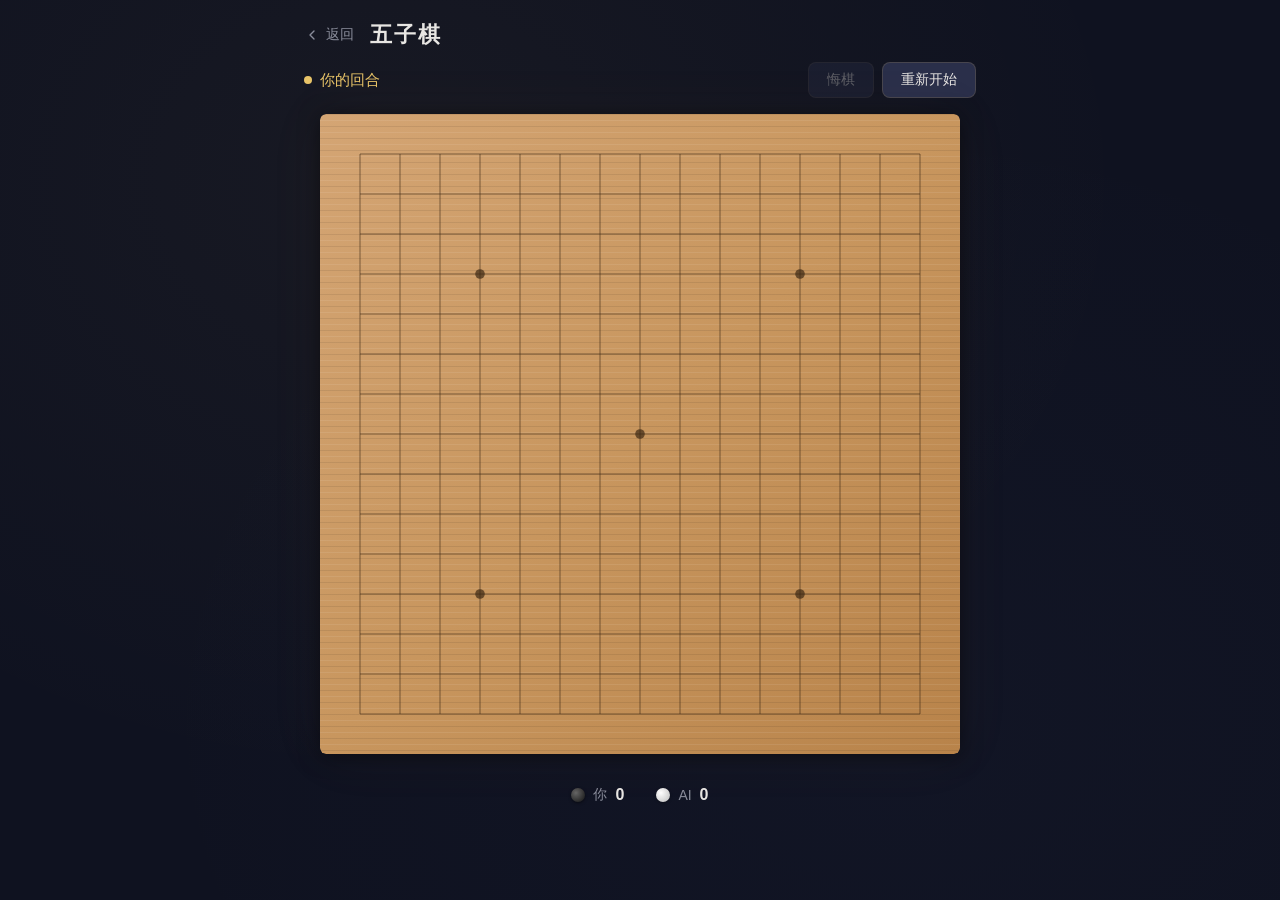
<file: games/gomoku.html>
<!DOCTYPE html>
<html lang="zh-CN">
<head>
<meta charset="UTF-8">
<meta name="viewport" content="width=device-width, initial-scale=1.0">
<title>五子棋</title>
<style>
*, *::before, *::after { margin: 0; padding: 0; box-sizing: border-box; }

:root {
  --bg-deep: #0f1220;
  --bg-panel: #181c2e;
  --bg-card: #1e2340;
  --wood-light: #d4a574;
  --wood-dark: #b8834a;
  --gold: #e8c468;
  --gold-dim: #a08840;
  --text-primary: #e8e6e3;
  --text-secondary: #8a8d9b;
  --red-marker: #e74c3c;
  --btn-bg: #2a2f4a;
  --btn-hover: #363c5e;
  --btn-active: #444b72;
  --radius: 8px;
  --font-stack: "PingFang SC", "Microsoft YaHei", "Noto Sans SC", sans-serif;
}

html, body {
  height: 100%;
  font-family: var(--font-stack);
  background: var(--bg-deep);
  color: var(--text-primary);
  overflow-x: hidden;
}

body {
  display: flex;
  flex-direction: column;
  align-items: center;
  min-height: 100vh;
  background:
    radial-gradient(ellipse at 30% 20%, rgba(232,196,104,0.04) 0%, transparent 60%),
    radial-gradient(ellipse at 70% 80%, rgba(100,120,200,0.03) 0%, transparent 60%),
    var(--bg-deep);
}

/* Header */
.header {
  width: 100%;
  max-width: 720px;
  display: flex;
  align-items: center;
  padding: 20px 24px 12px;
  gap: 16px;
}

.back-link {
  display: inline-flex;
  align-items: center;
  gap: 6px;
  color: var(--text-secondary);
  text-decoration: none;
  font-size: 14px;
  transition: color 0.2s;
  flex-shrink: 0;
}
.back-link:hover { color: var(--gold); }
.back-link svg { width: 16px; height: 16px; }

.header h1 {
  font-size: 22px;
  font-weight: 700;
  letter-spacing: 0.08em;
  color: var(--text-primary);
}

/* Controls bar */
.controls {
  width: 100%;
  max-width: 720px;
  padding: 0 24px;
  display: flex;
  align-items: center;
  justify-content: space-between;
  gap: 12px;
  flex-wrap: wrap;
  margin-bottom: 16px;
}

.status {
  font-size: 15px;
  color: var(--gold);
  font-weight: 500;
  min-height: 24px;
  display: flex;
  align-items: center;
  gap: 8px;
}
.status .dot {
  width: 8px; height: 8px;
  border-radius: 50%;
  background: var(--gold);
  animation: pulse 1.5s ease-in-out infinite;
}
@keyframes pulse {
  0%, 100% { opacity: 1; }
  50% { opacity: 0.3; }
}

.btn-group { display: flex; gap: 8px; }

.btn {
  padding: 8px 18px;
  border: 1px solid rgba(232,196,104,0.15);
  border-radius: var(--radius);
  background: var(--btn-bg);
  color: var(--text-primary);
  font-size: 14px;
  font-family: var(--font-stack);
  cursor: pointer;
  transition: all 0.15s;
  user-select: none;
}
.btn:hover { background: var(--btn-hover); border-color: rgba(232,196,104,0.3); }
.btn:active { background: var(--btn-active); transform: scale(0.97); }
.btn:disabled { opacity: 0.35; cursor: not-allowed; transform: none; }

/* Board container */
.board-wrap {
  position: relative;
  padding: 0 24px 32px;
  width: 100%;
  max-width: 720px;
  display: flex;
  justify-content: center;
}

canvas#board {
  display: block;
  border-radius: 6px;
  cursor: crosshair;
  box-shadow:
    0 2px 20px rgba(0,0,0,0.5),
    0 0 60px rgba(180,130,60,0.06);
}

/* Score bar */
.score-bar {
  width: 100%;
  max-width: 720px;
  padding: 0 24px 24px;
  display: flex;
  justify-content: center;
  gap: 32px;
}
.score-item {
  display: flex;
  align-items: center;
  gap: 8px;
  font-size: 14px;
  color: var(--text-secondary);
}
.score-stone {
  width: 14px; height: 14px;
  border-radius: 50%;
}
.score-stone.black {
  background: radial-gradient(circle at 35% 35%, #666, #111);
  box-shadow: 0 1px 3px rgba(0,0,0,0.5);
}
.score-stone.white {
  background: radial-gradient(circle at 35% 35%, #fff, #bbb);
  box-shadow: 0 1px 3px rgba(0,0,0,0.3);
}
.score-num {
  font-weight: 600;
  color: var(--text-primary);
  font-size: 16px;
}

/* Responsive */
@media (max-width: 480px) {
  .header { padding: 14px 16px 8px; }
  .header h1 { font-size: 18px; }
  .controls { padding: 0 16px; }
  .board-wrap { padding: 0 12px 24px; }
  .score-bar { padding: 0 16px 20px; }
  .btn { padding: 7px 14px; font-size: 13px; }
}
</style>
</head>
<body>

<div class="header">
  <a class="back-link" href="../index.html">
    <svg viewBox="0 0 24 24" fill="none" stroke="currentColor" stroke-width="2" stroke-linecap="round" stroke-linejoin="round"><path d="M15 18l-6-6 6-6"/></svg>
    返回
  </a>
  <h1>五子棋</h1>
</div>

<div class="controls">
  <div class="status" id="status">
    <span class="dot"></span>
    <span id="statusText">你的回合</span>
  </div>
  <div class="btn-group">
    <button class="btn" id="btnUndo" disabled>悔棋</button>
    <button class="btn" id="btnRestart">重新开始</button>
  </div>
</div>

<div class="board-wrap">
  <canvas id="board"></canvas>
</div>

<div class="score-bar">
  <div class="score-item">
    <span class="score-stone black"></span>
    <span>你</span>
    <span class="score-num" id="scoreBlack">0</span>
  </div>
  <div class="score-item">
    <span class="score-stone white"></span>
    <span>AI</span>
    <span class="score-num" id="scoreWhite">0</span>
  </div>
</div>

<script src="../js/game-stats.js"></script>
<script>
(() => {
  'use strict';

  // ─── Constants ───
  const SIZE = 15;
  const EMPTY = 0, BLACK = 1, WHITE = 2;
  const STAR_POINTS = [[3,3],[3,11],[7,7],[11,3],[11,11]];

  // ─── State ───
  let grid = [];        // grid[row][col]
  let history = [];     // [{row, col, player}]
  let currentPlayer = BLACK;
  let gameOver = false;
  let aiThinking = false;
  let lastMove = null;
  let scoreBlack = 0, scoreWhite = 0;

  // ─── DOM ───
  const canvas = document.getElementById('board');
  const ctx = canvas.getContext('2d');
  const statusText = document.getElementById('statusText');
  const statusDot = document.querySelector('.status .dot');
  const btnUndo = document.getElementById('btnUndo');
  const btnRestart = document.getElementById('btnRestart');
  const elScoreBlack = document.getElementById('scoreBlack');
  const elScoreWhite = document.getElementById('scoreWhite');

  // ─── Sizing ───
  let cellSize, padding, canvasSize;

  function calcSize() {
    const wrap = document.querySelector('.board-wrap');
    const maxW = Math.min(wrap.clientWidth - 48, 640);
    cellSize = Math.floor(maxW / (SIZE + 1));
    if (cellSize < 20) cellSize = 20;
    if (cellSize > 42) cellSize = 42;
    padding = cellSize;
    canvasSize = cellSize * (SIZE - 1) + padding * 2;
    const dpr = window.devicePixelRatio || 1;
    canvas.width = canvasSize * dpr;
    canvas.height = canvasSize * dpr;
    canvas.style.width = canvasSize + 'px';
    canvas.style.height = canvasSize + 'px';
    ctx.setTransform(dpr, 0, 0, dpr, 0, 0);
  }

  // ─── Init ───
  function initGame() {
    grid = Array.from({ length: SIZE }, () => Array(SIZE).fill(EMPTY));
    history = [];
    currentPlayer = BLACK;
    gameOver = false;
    aiThinking = false;
    lastMove = null;
    updateStatus();
    btnUndo.disabled = true;
    draw();
  }

  // ─── Drawing ───
  function draw() {
    drawBoard();
    drawStones();
    if (lastMove) drawLastMarker(lastMove.row, lastMove.col);
  }

  function drawBoard() {
    // Wood background
    const grad = ctx.createLinearGradient(0, 0, canvasSize, canvasSize);
    grad.addColorStop(0, '#d4a574');
    grad.addColorStop(0.5, '#c8965e');
    grad.addColorStop(1, '#b8834a');
    ctx.fillStyle = grad;
    ctx.beginPath();
    ctx.roundRect(0, 0, canvasSize, canvasSize, 6);
    ctx.fill();

    // Subtle wood grain
    ctx.save();
    ctx.globalAlpha = 0.08;
    for (let i = 0; i < canvasSize; i += 6) {
      ctx.fillStyle = i % 12 === 0 ? '#000' : '#fff';
      ctx.fillRect(0, i, canvasSize, 1);
    }
    ctx.restore();

    // Grid lines
    ctx.strokeStyle = 'rgba(60, 40, 20, 0.6)';
    ctx.lineWidth = 1;
    for (let i = 0; i < SIZE; i++) {
      const pos = padding + i * cellSize;
      ctx.beginPath();
      ctx.moveTo(padding, pos);
      ctx.lineTo(padding + (SIZE - 1) * cellSize, pos);
      ctx.stroke();
      ctx.beginPath();
      ctx.moveTo(pos, padding);
      ctx.lineTo(pos, padding + (SIZE - 1) * cellSize);
      ctx.stroke();
    }

    // Star points
    ctx.fillStyle = 'rgba(60, 40, 20, 0.7)';
    for (const [r, c] of STAR_POINTS) {
      const x = padding + c * cellSize;
      const y = padding + r * cellSize;
      ctx.beginPath();
      ctx.arc(x, y, cellSize * 0.12, 0, Math.PI * 2);
      ctx.fill();
    }
  }

  function drawStones() {
    for (let r = 0; r < SIZE; r++) {
      for (let c = 0; c < SIZE; c++) {
        if (grid[r][c] === EMPTY) continue;
        drawStone(r, c, grid[r][c]);
      }
    }
  }

  function drawStone(row, col, player) {
    const x = padding + col * cellSize;
    const y = padding + row * cellSize;
    const radius = cellSize * 0.43;

    // Shadow
    ctx.save();
    ctx.beginPath();
    ctx.arc(x + 2, y + 2, radius, 0, Math.PI * 2);
    ctx.fillStyle = 'rgba(0,0,0,0.3)';
    ctx.fill();
    ctx.restore();

    // Stone body
    const grad = ctx.createRadialGradient(
      x - radius * 0.3, y - radius * 0.3, radius * 0.1,
      x, y, radius
    );
    if (player === BLACK) {
      grad.addColorStop(0, '#666');
      grad.addColorStop(0.6, '#2a2a2a');
      grad.addColorStop(1, '#111');
    } else {
      grad.addColorStop(0, '#ffffff');
      grad.addColorStop(0.5, '#f0f0f0');
      grad.addColorStop(1, '#b8b8b8');
    }
    ctx.beginPath();
    ctx.arc(x, y, radius, 0, Math.PI * 2);
    ctx.fillStyle = grad;
    ctx.fill();

    // Subtle rim for white stones
    if (player === WHITE) {
      ctx.strokeStyle = 'rgba(0,0,0,0.12)';
      ctx.lineWidth = 0.5;
      ctx.stroke();
    }
  }

  function drawLastMarker(row, col) {
    const x = padding + col * cellSize;
    const y = padding + row * cellSize;
    ctx.beginPath();
    ctx.arc(x, y, cellSize * 0.1, 0, Math.PI * 2);
    ctx.fillStyle = '#e74c3c';
    ctx.fill();
  }

  // ─── Hover preview ───
  let hoverPos = null;
  function drawHover(row, col) {
    if (gameOver || aiThinking || currentPlayer !== BLACK) return;
    if (grid[row][col] !== EMPTY) return;
    const x = padding + col * cellSize;
    const y = padding + row * cellSize;
    const radius = cellSize * 0.43;
    ctx.save();
    ctx.globalAlpha = 0.3;
    const grad = ctx.createRadialGradient(
      x - radius * 0.3, y - radius * 0.3, radius * 0.1,
      x, y, radius
    );
    grad.addColorStop(0, '#666');
    grad.addColorStop(1, '#111');
    ctx.beginPath();
    ctx.arc(x, y, radius, 0, Math.PI * 2);
    ctx.fillStyle = grad;
    ctx.fill();
    ctx.restore();
  }

  // ─── Input ───
  function getIntersection(e) {
    const rect = canvas.getBoundingClientRect();
    const scaleX = canvasSize / rect.width;
    const scaleY = canvasSize / rect.height;
    const mx = (e.clientX - rect.left) * scaleX;
    const my = (e.clientY - rect.top) * scaleY;
    const col = Math.round((mx - padding) / cellSize);
    const row = Math.round((my - padding) / cellSize);
    if (row < 0 || row >= SIZE || col < 0 || col >= SIZE) return null;
    return { row, col };
  }

  canvas.addEventListener('click', (e) => {
    if (gameOver || aiThinking || currentPlayer !== BLACK) return;
    const pos = getIntersection(e);
    if (!pos || grid[pos.row][pos.col] !== EMPTY) return;
    makeMove(pos.row, pos.col, BLACK);
  });

  canvas.addEventListener('mousemove', (e) => {
    const pos = getIntersection(e);
    if (!pos) {
      if (hoverPos) { hoverPos = null; draw(); }
      return;
    }
    if (!hoverPos || hoverPos.row !== pos.row || hoverPos.col !== pos.col) {
      hoverPos = pos;
      draw();
      drawHover(pos.row, pos.col);
    }
  });

  canvas.addEventListener('mouseleave', () => {
    if (hoverPos) { hoverPos = null; draw(); }
  });

  // Touch support
  canvas.addEventListener('touchend', (e) => {
    e.preventDefault();
    if (gameOver || aiThinking || currentPlayer !== BLACK) return;
    const touch = e.changedTouches[0];
    const pos = getIntersection(touch);
    if (!pos || grid[pos.row][pos.col] !== EMPTY) return;
    makeMove(pos.row, pos.col, BLACK);
  });

  // ─── Game Logic ───
  function makeMove(row, col, player) {
    grid[row][col] = player;
    history.push({ row, col, player });
    lastMove = { row, col };

    if (checkWin(row, col, player)) {
      gameOver = true;
      if (player === BLACK) scoreBlack++;
      else scoreWhite++;
      updateScores();
      updateStatus();
      if (window.GameStats) GameStats.record('gomoku', player === BLACK ? 1 : 0);
      draw();
      return;
    }

    if (history.length === SIZE * SIZE) {
      gameOver = true;
      updateStatus();
      draw();
      return;
    }

    currentPlayer = player === BLACK ? WHITE : BLACK;
    updateStatus();
    btnUndo.disabled = false;
    draw();

    if (currentPlayer === WHITE && !gameOver) {
      aiThinking = true;
      updateStatus();
      setTimeout(() => {
        aiPlay();
        aiThinking = false;
        updateStatus();
      }, 150);
    }
  }

  function checkWin(row, col, player) {
    const dirs = [[0,1],[1,0],[1,1],[1,-1]];
    for (const [dr, dc] of dirs) {
      let count = 1;
      for (let d = 1; d < 5; d++) {
        const r = row + dr * d, c = col + dc * d;
        if (r < 0 || r >= SIZE || c < 0 || c >= SIZE || grid[r][c] !== player) break;
        count++;
      }
      for (let d = 1; d < 5; d++) {
        const r = row - dr * d, c = col - dc * d;
        if (r < 0 || r >= SIZE || c < 0 || c >= SIZE || grid[r][c] !== player) break;
        count++;
      }
      if (count >= 5) return true;
    }
    return false;
  }

  // ─── AI ───
  function aiPlay() {
    const move = findBestMove();
    if (move) makeMove(move.row, move.col, WHITE);
  }

  function findBestMove() {
    let bestScore = -1;
    let bestMoves = [];

    // Only consider positions near existing stones
    const candidates = getCandidates();
    if (candidates.length === 0) {
      // First move: play center
      return { row: 7, col: 7 };
    }

    for (const { row, col } of candidates) {
      const score = evaluatePosition(row, col);
      if (score > bestScore) {
        bestScore = score;
        bestMoves = [{ row, col }];
      } else if (score === bestScore) {
        bestMoves.push({ row, col });
      }
    }

    // Random among ties
    return bestMoves[Math.floor(Math.random() * bestMoves.length)];
  }

  function getCandidates() {
    const set = new Set();
    const range = 2;
    for (let r = 0; r < SIZE; r++) {
      for (let c = 0; c < SIZE; c++) {
        if (grid[r][c] !== EMPTY) {
          for (let dr = -range; dr <= range; dr++) {
            for (let dc = -range; dc <= range; dc++) {
              const nr = r + dr, nc = c + dc;
              if (nr >= 0 && nr < SIZE && nc >= 0 && nc < SIZE && grid[nr][nc] === EMPTY) {
                set.add(nr * SIZE + nc);
              }
            }
          }
        }
      }
    }
    return Array.from(set).map(v => ({ row: Math.floor(v / SIZE), col: v % SIZE }));
  }

  function evaluatePosition(row, col) {
    // Score both attack (AI=WHITE) and defense (player=BLACK)
    const attackScore = evaluateForPlayer(row, col, WHITE);
    const defenseScore = evaluateForPlayer(row, col, BLACK);
    // Attack slightly prioritized when scores are close, but defense is critical
    return attackScore * 1.0 + defenseScore * 1.1;
  }

  function evaluateForPlayer(row, col, player) {
    const dirs = [[0,1],[1,0],[1,1],[1,-1]];
    let totalScore = 0;

    for (const [dr, dc] of dirs) {
      totalScore += evaluateDirection(row, col, dr, dc, player);
    }
    return totalScore;
  }

  function evaluateDirection(row, col, dr, dc, player) {
    // Count consecutive stones and open ends in one direction
    let count = 1;
    let block = 0;
    let empty1 = 0, empty2 = 0;

    // Forward
    for (let i = 1; i <= 4; i++) {
      const r = row + dr * i, c = col + dc * i;
      if (r < 0 || r >= SIZE || c < 0 || c >= SIZE) { block++; break; }
      if (grid[r][c] === player) {
        count++;
      } else if (grid[r][c] === EMPTY) {
        empty1 = 1;
        // Check if there's another stone after the gap (for jump patterns)
        const nr = r + dr, nc = c + dc;
        if (nr >= 0 && nr < SIZE && nc >= 0 && nc < SIZE && grid[nr][nc] === player) {
          // Pattern like XX_X - still valuable
        }
        break;
      } else {
        block++;
        break;
      }
    }

    // Backward
    for (let i = 1; i <= 4; i++) {
      const r = row - dr * i, c = col - dc * i;
      if (r < 0 || r >= SIZE || c < 0 || c >= SIZE) { block++; break; }
      if (grid[r][c] === player) {
        count++;
      } else if (grid[r][c] === EMPTY) {
        empty2 = 1;
        break;
      } else {
        block++;
        break;
      }
    }

    return scorePattern(count, block, empty1 + empty2);
  }

  function scorePattern(count, block, empty) {
    // Scoring table based on gomoku pattern analysis
    if (count >= 5) return 100000;

    if (block === 0) {
      // Both ends open
      switch (count) {
        case 4: return 10000;   // Live four
        case 3: return 1000;    // Live three
        case 2: return 100;     // Live two
        case 1: return 10;
      }
    } else if (block === 1) {
      // One end blocked
      switch (count) {
        case 4: return 5000;    // Rush four (must block)
        case 3: return 100;     // Sleep three
        case 2: return 10;      // Sleep two
        case 1: return 1;
      }
    } else {
      // Both ends blocked
      if (count >= 4) return 0; // Dead
      switch (count) {
        case 3: return 0;       // Dead three
        case 2: return 0;       // Dead two
        case 1: return 0;
      }
    }
    return 0;
  }

  // ─── Undo ───
  function undo() {
    if (gameOver || aiThinking || history.length < 2) return;
    // Remove AI move + player move
    for (let i = 0; i < 2; i++) {
      const move = history.pop();
      if (move) {
        grid[move.row][move.col] = EMPTY;
      }
    }
    currentPlayer = BLACK;
    lastMove = history.length > 0 ? history[history.length - 1] : null;
    btnUndo.disabled = history.length < 2;
    updateStatus();
    draw();
  }

  // ─── Status ───
  function updateStatus() {
    statusDot.style.display = '';
    if (gameOver) {
      statusDot.style.display = 'none';
      if (history.length === SIZE * SIZE && !checkLastMoveWin()) {
        statusText.textContent = '平局';
      } else {
        const winner = history[history.length - 1]?.player;
        statusText.textContent = winner === BLACK ? '你赢了！' : 'AI 赢了';
      }
    } else if (aiThinking) {
      statusText.textContent = 'AI 思考中…';
    } else {
      statusText.textContent = '你的回合';
    }
  }

  function checkLastMoveWin() {
    if (history.length === 0) return false;
    const last = history[history.length - 1];
    return checkWin(last.row, last.col, last.player);
  }

  function updateScores() {
    elScoreBlack.textContent = scoreBlack;
    elScoreWhite.textContent = scoreWhite;
  }

  // ─── Buttons ───
  btnUndo.addEventListener('click', undo);
  btnRestart.addEventListener('click', () => {
    initGame();
  });

  // ─── Resize ───
  function onResize() {
    calcSize();
    draw();
  }
  window.addEventListener('resize', onResize);

  // ─── Start ───
  calcSize();
  initGame();
})();
</script>
</body>
</html>
</file>
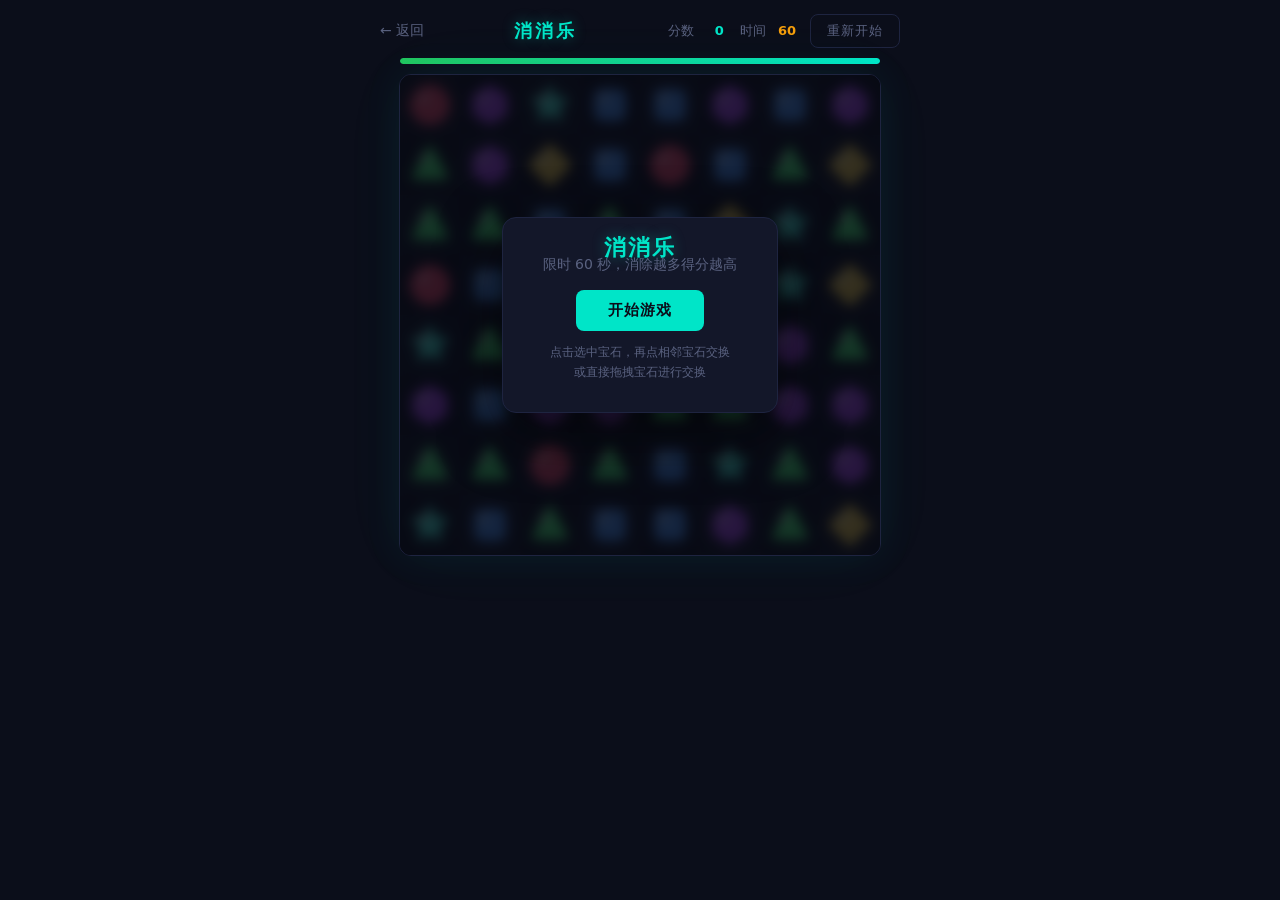
<file: games/match3.html>
<!DOCTYPE html>
<html lang="zh-CN">
<head>
<meta charset="UTF-8">
<meta name="viewport" content="width=device-width, initial-scale=1.0, user-scalable=no">
<title>消消乐</title>
<style>
*, *::before, *::after { margin: 0; padding: 0; box-sizing: border-box; }

:root {
  --bg: #0b0e1a;
  --surface: #131729;
  --border: #1e2440;
  --text: #d8dce8;
  --text-dim: #5a6280;
  --cyan: #00e5c8;
  --amber: #f59e0b;
  --red: #ef4444;
  --green: #22c55e;
}

html, body {
  height: 100%;
  background: var(--bg);
  color: var(--text);
  font-family: "PingFang SC", "Microsoft YaHei", system-ui, sans-serif;
  overflow-x: hidden;
  -webkit-font-smoothing: antialiased;
  -webkit-tap-highlight-color: transparent;
}

body {
  display: flex;
  flex-direction: column;
  align-items: center;
  min-height: 100%;
  user-select: none;
}

/* ── Top bar ────────────────────────────────── */
.topbar {
  width: 100%;
  max-width: 560px;
  display: flex;
  align-items: center;
  flex-wrap: wrap;
  justify-content: space-between;
  gap: 8px 14px;
  padding: 14px 20px 8px;
}

.back {
  color: var(--text-dim);
  text-decoration: none;
  font-size: 14px;
  transition: color .2s;
  flex-shrink: 0;
}
.back:hover { color: var(--cyan); }

.title {
  font-size: 18px;
  font-weight: 700;
  letter-spacing: 3px;
  color: var(--cyan);
  text-shadow: 0 0 14px rgba(0, 229, 200, .35);
  flex: 1;
  text-align: center;
  min-width: 80px;
}

.scores {
  display: flex;
  gap: 16px;
  font-size: 13px;
  font-variant-numeric: tabular-nums;
  align-items: center;
}
.scores .label { color: var(--text-dim); }
.scores .val { font-weight: 700; min-width: 26px; display: inline-block; text-align: right; transition: transform .15s; }
.scores .score .val { color: var(--cyan); }
.scores .time .val { color: var(--amber); }
.scores .val.pop { animation: pop .35s ease; }

@keyframes pop {
  0% { transform: scale(1); }
  40% { transform: scale(1.35); }
  100% { transform: scale(1); }
}

.btn-restart {
  background: transparent;
  color: var(--text-dim);
  border: 1px solid var(--border);
  padding: 7px 16px;
  border-radius: 8px;
  font-size: 13px;
  font-family: inherit;
  cursor: pointer;
  letter-spacing: 1px;
  transition: all .2s;
  flex-shrink: 0;
}
.btn-restart:hover { color: var(--cyan); border-color: rgba(0,229,200,.4); }
.btn-restart:active { transform: translateY(1px); }

/* ── Timer bar ─────────────────────────────── */
.timer-wrap {
  width: 100%;
  max-width: 480px;
  height: 6px;
  background: var(--surface);
  border-radius: 3px;
  overflow: hidden;
  margin: 2px 0 10px;
  box-shadow: inset 0 0 6px rgba(0,0,0,.5);
}
.timer-bar {
  height: 100%;
  width: 100%;
  background: linear-gradient(90deg, var(--green), var(--cyan));
  border-radius: 3px;
  transition: width .2s linear, background .3s;
  box-shadow: 0 0 10px rgba(0,229,200,.4);
}
.timer-bar.mid { background: linear-gradient(90deg, var(--cyan), var(--amber)); }
.timer-bar.low { background: linear-gradient(90deg, var(--amber), var(--red)); box-shadow: 0 0 12px rgba(239,68,68,.5); }

/* ── Canvas ─────────────────────────────────── */
.canvas-wrap {
  position: relative;
  border: 1px solid var(--border);
  border-radius: 12px;
  overflow: hidden;
  box-shadow:
    0 0 40px rgba(0, 229, 200, .07),
    0 0 80px rgba(0, 229, 200, .03),
    inset 0 0 60px rgba(0, 0, 0, .4);
  touch-action: none;
  line-height: 0;
}
canvas { display: block; width: min(92vw, 480px); height: min(92vw, 480px); }

/* ── Overlay ───────────────────────────────── */
.overlay {
  position: absolute;
  inset: 0;
  display: flex;
  align-items: center;
  justify-content: center;
  background: rgba(8, 10, 20, .82);
  backdrop-filter: blur(6px);
  -webkit-backdrop-filter: blur(6px);
  opacity: 0;
  pointer-events: none;
  transition: opacity .3s;
  z-index: 10;
}
.overlay.show { opacity: 1; pointer-events: auto; }

.card {
  background: var(--surface);
  border: 1px solid var(--border);
  border-radius: 14px;
  padding: 30px 40px;
  text-align: center;
  box-shadow: 0 20px 60px rgba(0, 0, 0, .5);
  max-width: 88%;
}
.card h2 {
  font-size: 22px;
  font-weight: 700;
  margin-bottom: 16px;
  letter-spacing: 2px;
  color: var(--cyan);
  text-shadow: 0 0 14px rgba(0,229,200,.35);
}
.card .stat { font-size: 14px; color: var(--text-dim); margin-bottom: 6px; }
.card .stat b { color: var(--text); font-weight: 600; font-variant-numeric: tabular-nums; }
.card .stat.best b { color: var(--amber); }
.card .btn {
  margin-top: 20px;
  padding: 11px 32px;
  background: var(--cyan);
  color: var(--bg);
  border: none;
  border-radius: 8px;
  font-size: 15px;
  font-weight: 600;
  font-family: inherit;
  cursor: pointer;
  letter-spacing: 1px;
  transition: transform .15s, box-shadow .15s;
}
.card .btn:hover { transform: translateY(-1px); box-shadow: 0 6px 20px rgba(0, 229, 200, .3); }
.card .btn:active { transform: translateY(0); }
.card .hint { margin-top: 12px; font-size: 12px; color: var(--text-dim); line-height: 1.6; }

@media (max-width: 420px) {
  .topbar { padding: 10px 14px 6px; gap: 6px 10px; }
  .title { font-size: 15px; letter-spacing: 2px; }
  .scores { gap: 10px; font-size: 12px; }
  .btn-restart { padding: 6px 12px; font-size: 12px; }
  .card { padding: 24px 22px; }
}
</style>
</head>
<body>

<header class="topbar">
  <a class="back" href="../index.html">← 返回</a>
  <h1 class="title">消消乐</h1>
  <div class="scores">
    <span class="score"><span class="label">分数</span> <span class="val" id="score">0</span></span>
    <span class="time"><span class="label">时间</span> <span class="val" id="time">60</span></span>
  </div>
  <button class="btn-restart" id="restartBtn">重新开始</button>
</header>

<div class="timer-wrap"><div class="timer-bar" id="timerBar"></div></div>

<div class="canvas-wrap" id="wrap">
  <canvas id="c"></canvas>
  <div class="overlay show" id="ovl">
    <div class="card">
      <h2 id="ovlTitle">消消乐</h2>
      <p class="stat" id="ovlLine1">限时 60 秒，消除越多得分越高</p>
      <p class="stat best" id="ovlLine2" style="display:none">最高分 <b id="finalBest">0</b></p>
      <button class="btn" id="ovlBtn">开始游戏</button>
      <p class="hint">点击选中宝石，再点相邻宝石交换<br>或直接拖拽宝石进行交换</p>
    </div>
  </div>
</div>

<script src="../js/game-stats.js"></script>
<script>
(() => {
  'use strict';

  /* ═══════════════════════════════════════════════
     Config
     ═══════════════════════════════════════════════ */
  const GRID     = 8;
  const TYPES    = 6;
  const CELL     = 60;
  const LOGICAL  = GRID * CELL;   // 480
  const GAME_TIME = 60;          // seconds

  // Gem palette: color + glow + shape
  const GEMS = [
    { color: '#ff4d6d', glow: 'rgba(255,77,109,0.55)', shape: 'circle'   }, // 0 red
    { color: '#4d9bff', glow: 'rgba(77,155,255,0.55)', shape: 'square'   }, // 1 blue
    { color: '#4dff7a', glow: 'rgba(77,255,122,0.55)', shape: 'triangle' }, // 2 green
    { color: '#ffd84d', glow: 'rgba(255,216,77,0.55)', shape: 'diamond'  }, // 3 yellow
    { color: '#b84dff', glow: 'rgba(184,77,255,0.55)', shape: 'hexagon'   }, // 4 purple
    { color: '#4dffe0', glow: 'rgba(77,255,224,0.55)', shape: 'star'      }, // 5 cyan
  ];

  /* ═══════════════════════════════════════════════
     DOM
     ═══════════════════════════════════════════════ */
  const canvas    = document.getElementById('c');
  const ctx       = canvas.getContext('2d');
  const scoreEl   = document.getElementById('score');
  const timeEl    = document.getElementById('time');
  const timerBar  = document.getElementById('timerBar');
  const ovl       = document.getElementById('ovl');
  const ovlTitle  = document.getElementById('ovlTitle');
  const ovlLine1  = document.getElementById('ovlLine1');
  const ovlLine2  = document.getElementById('ovlLine2');
  const finalBestEl = document.getElementById('finalBest');
  const ovlBtn    = document.getElementById('ovlBtn');
  const restartBtn = document.getElementById('restartBtn');

  /* ═══════════════════════════════════════════════
     Canvas (HiDPI)
     ═══════════════════════════════════════════════ */
  const dpr = window.devicePixelRatio || 1;
  canvas.width  = LOGICAL * dpr;
  canvas.height = LOGICAL * dpr;
  ctx.scale(dpr, dpr);

  /* ═══════════════════════════════════════════════
     State
     ═══════════════════════════════════════════════ */
  let grid = [];                  // grid[row][col] = gem | null
  let selected = null;            // {row, col}
  let score = 0;
  let prevScore = 0;
  let combo = 0;
  let timeLeft = GAME_TIME;
  let status = 'ready';            // 'ready' | 'playing' | 'over'
  let phase = 'idle';              // 'intro' | 'idle' | 'swap' | 'unswap' | 'clear' | 'fall'
  let lastSwap = null;             // {a:{row,col}, b:{row,col}} for unswap
  let particles = [];
  let texts = [];
  let recorded = false;
  let bestScore = 0;
  let rafId = 0;
  let lastTs = 0;

  if (window.GameStats) {
    const st = GameStats.getStats('match3');
    bestScore = st.highScore || 0;
  }

  /* ═══════════════════════════════════════════════
     Easing helpers
     ═══════════════════════════════════════════════ */
  function lerp(a, b, t) { return a + (b - a) * t; }
  function easeOutQuad(t) { return 1 - (1 - t) * (1 - t); }
  function easeOutCubic(t) { return 1 - Math.pow(1 - t, 3); }
  function clamp(v, lo, hi) { return v < lo ? lo : v > hi ? hi : v; }

  /* ═══════════════════════════════════════════════
     Gem factory
     ═══════════════════════════════════════════════ */
  function makeGem(type) {
    return {
      type,
      row: 0, col: 0,
      px: 0, py: 0,
      mode: 'idle',          // 'idle' | 'enter' | 'swap' | 'fall' | 'die' | 'dead'
      sx: 0, sy: 0, st: 0, dur: 0,   // swap/enter start
      vy: 0, bounces: 0,             // fall physics
      scale: 1, alpha: 1,
      pop: 0,                         // landing pop pulse 0..1
    };
  }

  /* ═══════════════════════════════════════════════
     Grid init — avoid initial matches
     ═══════════════════════════════════════════════ */
  function randomType() { return Math.floor(Math.random() * TYPES); }

  function typeSafeAt(row, col) {
    // choose a type that does not create a 3-run with left/up neighbours
    let t, tries = 0;
    do {
      t = randomType();
      tries++;
      const badH = col >= 2 && grid[row][col-1] && grid[row][col-2] &&
                    grid[row][col-1].type === t && grid[row][col-2].type === t;
      const badV = row >= 2 && grid[row-1][col] && grid[row-2][col] &&
                    grid[row-1][col].type === t && grid[row-2][col].type === t;
      if (!badH && !badV) break;
    } while (tries < 20);
    return t;
  }

  function initGrid(ts) {
    grid = [];
    for (let r = 0; r < GRID; r++) {
      grid[r] = [];
      for (let c = 0; c < GRID; c++) {
        const g = makeGem(typeSafeAt(r, c));
        g.row = r; g.col = c;
        g.px = c * CELL; g.py = r * CELL;
        // entrance animation
        g.mode = 'enter';
        g.st = ts + (r + c) * 22;
        g.dur = 260;
        g.scale = 0.4;
        g.alpha = 0;
        grid[r][c] = g;
      }
    }
    // ensure at least one valid move exists
    if (!hasValidMove()) reshuffleTypes();
  }

  /* ═══════════════════════════════════════════════
     Match detection — returns {set, runs}
     ═══════════════════════════════════════════════ */
  function findMatches() {
    const set = new Set();
    const runs = [];
    // horizontal
    for (let r = 0; r < GRID; r++) {
      let s = 0;
      for (let c = 1; c <= GRID; c++) {
        const cur   = c < GRID ? grid[r][c] : null;
        const start = grid[r][s];
        const same  = cur && start && cur.type === start.type;
        if (!same) {
          const len = c - s;
          if (len >= 3) {
            runs.push(len);
            for (let k = s; k < c; k++) set.add(r + ',' + k);
          }
          s = c;
        }
      }
    }
    // vertical
    for (let c = 0; c < GRID; c++) {
      let s = 0;
      for (let r = 1; r <= GRID; r++) {
        const cur   = r < GRID ? grid[r][c] : null;
        const start = grid[s][c];
        const same  = cur && start && cur.type === start.type;
        if (!same) {
          const len = r - s;
          if (len >= 3) {
            runs.push(len);
            for (let k = s; k < r; k++) set.add(k + ',' + c);
          }
          s = r;
        }
      }
    }
    return { set, runs };
  }

  /* ═══════════════════════════════════════════════
     Swap logic
     ═══════════════════════════════════════════════ */
  function adjacent(a, b) {
    return Math.abs(a.row - b.row) + Math.abs(a.col - b.col) === 1;
  }

  function swapInGrid(a, b, ts, dur) {
    const ga = grid[a.row][a.col];
    const gb = grid[b.row][b.col];
    if (!ga || !gb) return;
    grid[a.row][a.col] = gb;
    grid[b.row][b.col] = ga;
    ga.row = b.row; ga.col = b.col;
    gb.row = a.row; gb.col = a.col;
    // animate from current px/py to new target
    ga.sx = ga.px; ga.sy = ga.py; ga.st = ts; ga.dur = dur; ga.mode = 'swap';
    gb.sx = gb.px; gb.sy = gb.py; gb.st = ts; gb.dur = dur; gb.mode = 'swap';
  }

  function trySwap(a, b, ts) {
    if (status !== 'playing' || phase !== 'idle') return;
    if (!adjacent(a, b)) return;
    if (!grid[a.row][a.col] || !grid[b.row][b.col]) return;
    swapInGrid(a, b, ts, 170);
    lastSwap = { a: { row: a.row, col: a.col }, b: { row: b.row, col: b.col } };
    phase = 'swap';
  }

  /* ═══════════════════════════════════════════════
     Clear + drop
     ═══════════════════════════════════════════════ */
  function startClear(matchResult, ts) {
    const { set, runs } = matchResult;
    // score
    let pts = 0;
    for (const len of runs) {
      pts += len * 10 + (len >= 5 ? 50 : len === 4 ? 20 : 0);
    }
    pts *= combo;
    score += pts;
    // mark gems dying + particles + centroid
    let cx = 0, cy = 0, n = 0;
    set.forEach(key => {
      const [r, c] = key.split(',').map(Number);
      const g = grid[r][c];
      if (g) {
        g.mode = 'die';
        g.st = ts;
        g.dur = 280;
        spawnParticles(c * CELL + CELL/2, r * CELL + CELL/2, GEMS[g.type].color, GEMS[g.type].glow);
        cx += c * CELL + CELL/2;
        cy += r * CELL + CELL/2;
        n++;
      }
    });
    // floating +points text
    if (n > 0) {
      addText(cx / n, cy / n, '+' + pts, '#ffffff', 900, 22);
    }
    // combo text
    if (combo >= 2) {
      addText(LOGICAL/2, LOGICAL/2 - 30, 'Combo x' + combo + '!', '#ffd84d', 1100, 30);
    }
    phase = 'clear';
  }

  function removeDead() {
    for (let r = 0; r < GRID; r++) {
      for (let c = 0; c < GRID; c++) {
        const g = grid[r][c];
        if (g && g.mode === 'dead') grid[r][c] = null;
      }
    }
  }

  function applyDrop(ts) {
    for (let c = 0; c < GRID; c++) {
      // compact existing gems downward
      let writeRow = GRID - 1;
      for (let r = GRID - 1; r >= 0; r--) {
        const g = grid[r][c];
        if (g) {
          if (r !== writeRow) {
            grid[writeRow][c] = g;
            g.row = writeRow;
            g.col = c;
            g.mode = 'fall';
            g.vy = 0;
            g.bounces = 0;
            // py stays at old position -> will fall to writeRow*CELL
            grid[r][c] = null;
          }
          writeRow--;
        }
      }
      // fill remaining top rows with new gems falling from above
      const emptyCount = writeRow + 1;
      for (let r = writeRow; r >= 0; r--) {
        const g = makeGem(randomType());
        g.row = r; g.col = c;
        g.px = c * CELL;
        g.py = -(emptyCount - r) * CELL;   // higher rows start higher up
        g.mode = 'fall';
        g.vy = 0;
        g.bounces = 0;
        grid[r][c] = g;
      }
    }
  }

  /* ═══════════════════════════════════════════════
     Phase machine — driven by completion checks
     ═══════════════════════════════════════════════ */
  const GRAVITY = 2600;   // px/s^2
  const BOUNCE  = 0.34;
  const SWAP_DUR = 170;

  function isProcessing() {
    return phase === 'swap' || phase === 'unswap' || phase === 'clear' || phase === 'fall';
  }

  function allSettled() {
    for (let r = 0; r < GRID; r++) {
      for (let c = 0; c < GRID; c++) {
        const g = grid[r][c];
        if (g && (g.mode === 'swap' || g.mode === 'fall' || g.mode === 'die' || g.mode === 'enter')) {
          return false;
        }
      }
    }
    return true;
  }

  function advancePhase(ts) {
    if (phase === 'swap') {
      const m = findMatches();
      if (m.set.size > 0) {
        combo = 1;
        startClear(m, ts);
      } else {
        // no match -> swap back
        if (lastSwap) {
          swapInGrid(lastSwap.a, lastSwap.b, ts, SWAP_DUR);
          phase = 'unswap';
        } else {
          phase = 'idle';
        }
      }
    } else if (phase === 'unswap') {
      lastSwap = null;
      phase = 'idle';
    } else if (phase === 'clear') {
      removeDead();
      applyDrop(ts);
      phase = 'fall';
    } else if (phase === 'fall') {
      const m = findMatches();
      if (m.set.size > 0) {
        combo++;
        startClear(m, ts);
      } else {
        combo = 0;
        phase = 'idle';
        if (!hasValidMove()) {
          reshuffleTypes();
          addText(LOGICAL/2, LOGICAL/2, '无可用步数 · 重新洗牌', '#00e5c8', 1300, 22);
        }
      }
    } else if (phase === 'intro') {
      phase = 'idle';
    }
  }

  /* ═══════════════════════════════════════════════
     No-moves detection + reshuffle
     ═══════════════════════════════════════════════ */
  function swapTypesTemp(a, b) {
    const ga = grid[a.row][a.col], gb = grid[b.row][b.col];
    if (!ga || !gb) return;
    const t = ga.type; ga.type = gb.type; gb.type = t;
  }

  function hasValidMove() {
    for (let r = 0; r < GRID; r++) {
      for (let c = 0; c < GRID; c++) {
        if (c < GRID - 1) {
          swapTypesTemp({row:r,col:c}, {row:r,col:c+1});
          const has = findMatches().set.size > 0;
          swapTypesTemp({row:r,col:c}, {row:r,col:c+1});
          if (has) return true;
        }
        if (r < GRID - 1) {
          swapTypesTemp({row:r,col:c}, {row:r+1,col:c});
          const has = findMatches().set.size > 0;
          swapTypesTemp({row:r,col:c}, {row:r+1,col:c});
          if (has) return true;
        }
      }
    }
    return false;
  }

  function reshuffleTypes() {
    // collect types, shuffle, reassign while avoiding initial matches
    const types = [];
    for (let r = 0; r < GRID; r++)
      for (let c = 0; c < GRID; c++)
        if (grid[r][c]) types.push(grid[r][c].type);
    let attempts = 0;
    do {
      // Fisher-Yates
      for (let i = types.length - 1; i > 0; i--) {
        const j = Math.floor(Math.random() * (i + 1));
        [types[i], types[j]] = [types[j], types[i]];
      }
      let idx = 0;
      for (let r = 0; r < GRID; r++)
        for (let c = 0; c < GRID; c++)
          if (grid[r][c]) grid[r][c].type = types[idx++];
      attempts++;
      if (findMatches().set.size === 0 && hasValidMove()) break;
    } while (attempts < 30);
  }

  /* ═══════════════════════════════════════════════
     Particles & floating text
     ═══════════════════════════════════════════════ */
  function spawnParticles(x, y, color, glow) {
    const count = 10;
    for (let i = 0; i < count; i++) {
      const ang = (Math.PI * 2 * i) / count + Math.random() * 0.5;
      const spd = 60 + Math.random() * 120;
      particles.push({
        x, y,
        vx: Math.cos(ang) * spd,
        vy: Math.sin(ang) * spd - 40,
        life: 1,
        decay: 1.6 + Math.random() * 1.2,
        size: 2 + Math.random() * 3,
        color,
      });
    }
  }

  function addText(x, y, text, color, life, size) {
    texts.push({ x, y, text, color, life, maxLife: life, size, vy: -36 });
  }

  /* ═══════════════════════════════════════════════
     Update
     ═══════════════════════════════════════════════ */
  function updateGems(dt, ts) {
    for (let r = 0; r < GRID; r++) {
      for (let c = 0; c < GRID; c++) {
        const g = grid[r][c];
        if (!g) continue;
        const tx = g.col * CELL;
        const ty = g.row * CELL;

        if (g.mode === 'enter') {
          if (ts < g.st) continue;
          let t = (ts - g.st) / g.dur;
          if (t >= 1) { t = 1; g.mode = 'idle'; }
          const e = easeOutCubic(t);
          g.scale = lerp(0.4, 1, e);
          g.alpha = t;
          g.px = tx; g.py = ty;
        } else if (g.mode === 'swap') {
          let t = (ts - g.st) / g.dur;
          if (t >= 1) { t = 1; g.mode = 'idle'; }
          const e = easeOutQuad(t);
          g.px = lerp(g.sx, tx, e);
          g.py = lerp(g.sy, ty, e);
        } else if (g.mode === 'fall') {
          g.vy += GRAVITY * dt;
          g.py += g.vy * dt;
          if (g.py >= ty) {
            g.py = ty;
            if (Math.abs(g.vy) > 90 && g.bounces < 2) {
              g.vy = -g.vy * BOUNCE;
              g.bounces++;
              g.pop = 1;
            } else {
              g.vy = 0;
              g.mode = 'idle';
              g.pop = 1;
            }
          }
        } else if (g.mode === 'die') {
          let t = (ts - g.st) / g.dur;
          if (t >= 1) { t = 1; g.mode = 'dead'; g.scale = 0; g.alpha = 0; }
          else if (t < 0.25) {
            g.scale = 1 + (t / 0.25) * 0.3;
            g.alpha = 1;
          } else {
            g.scale = 1.3 * (1 - (t - 0.25) / 0.75);
            g.alpha = 1 - (t - 0.25) / 0.75;
          }
        }

        // landing pop pulse decay
        if (g.pop > 0) {
          g.pop -= dt * 5;
          if (g.pop < 0) g.pop = 0;
        }
      }
    }
  }

  function updateParticles(dt) {
    for (let i = particles.length - 1; i >= 0; i--) {
      const p = particles[i];
      p.x += p.vx * dt;
      p.y += p.vy * dt;
      p.vy += 180 * dt;
      p.vx *= 0.96;
      p.life -= p.decay * dt;
      if (p.life <= 0) particles.splice(i, 1);
    }
  }

  function updateTexts(dt) {
    for (let i = texts.length - 1; i >= 0; i--) {
      const t = texts[i];
      t.y += t.vy * dt;
      t.vy *= 0.92;
      t.life -= dt * 1000;
      if (t.life <= 0) texts.splice(i, 1);
    }
  }

  /* ═══════════════════════════════════════════════
     Render
     ═══════════════════════════════════════════════ */
  function roundRectPath(x, y, w, h, r) {
    ctx.beginPath();
    ctx.moveTo(x + r, y);
    ctx.lineTo(x + w - r, y);
    ctx.quadraticCurveTo(x + w, y, x + w, y + r);
    ctx.lineTo(x + w, y + h - r);
    ctx.quadraticCurveTo(x + w, y + h, x + w - r, y + h);
    ctx.lineTo(x + r, y + h);
    ctx.quadraticCurveTo(x, y + h, x, y + h - r);
    ctx.lineTo(x, y + r);
    ctx.quadraticCurveTo(x, y, x + r, y);
    ctx.closePath();
  }

  function gemPath(type, cx, cy, r) {
    ctx.beginPath();
    switch (type) {
      case 0: // circle
        ctx.arc(cx, cy, r, 0, Math.PI * 2);
        break;
      case 1: { // square (rounded)
        const s = r * 1.55;
        roundRectPath(cx - s/2, cy - s/2, s, s, r * 0.32);
        break;
      }
      case 2: // triangle
        ctx.moveTo(cx, cy - r * 1.05);
        ctx.lineTo(cx + r * 0.95, cy + r * 0.72);
        ctx.lineTo(cx - r * 0.95, cy + r * 0.72);
        ctx.closePath();
        break;
      case 3: // diamond
        ctx.moveTo(cx, cy - r * 1.1);
        ctx.lineTo(cx + r * 1.1, cy);
        ctx.lineTo(cx, cy + r * 1.1);
        ctx.lineTo(cx - r * 1.1, cy);
        ctx.closePath();
        break;
      case 4: // hexagon
        for (let i = 0; i < 6; i++) {
          const a = Math.PI / 6 + i * Math.PI / 3;
          const x = cx + Math.cos(a) * r;
          const y = cy + Math.sin(a) * r;
          if (i === 0) ctx.moveTo(x, y); else ctx.lineTo(x, y);
        }
        ctx.closePath();
        break;
      case 5: // 5-point star
        for (let i = 0; i < 10; i++) {
          const a = -Math.PI / 2 + i * Math.PI / 5;
          const rr = i % 2 === 0 ? r * 1.05 : r * 0.46;
          const x = cx + Math.cos(a) * rr;
          const y = cy + Math.sin(a) * rr;
          if (i === 0) ctx.moveTo(x, y); else ctx.lineTo(x, y);
        }
        ctx.closePath();
        break;
    }
  }

  function drawBoard() {
    // subtle checker cells
    for (let r = 0; r < GRID; r++) {
      for (let c = 0; c < GRID; c++) {
        ctx.fillStyle = ((r + c) % 2 === 0) ? 'rgba(255,255,255,0.015)' : 'rgba(0,0,0,0.12)';
        ctx.fillRect(c * CELL, r * CELL, CELL, CELL);
      }
    }
    // grid lines
    ctx.strokeStyle = 'rgba(255,255,255,0.03)';
    ctx.lineWidth = 1;
    for (let i = 1; i < GRID; i++) {
      const p = i * CELL + 0.5;
      ctx.beginPath(); ctx.moveTo(p, 0); ctx.lineTo(p, LOGICAL); ctx.stroke();
      ctx.beginPath(); ctx.moveTo(0, p); ctx.lineTo(LOGICAL, p); ctx.stroke();
    }
  }

  function drawGem(g) {
    if (!g || g.mode === 'dead' || g.alpha <= 0) return;
    const cx = g.px + CELL / 2;
    const cy = g.py + CELL / 2;
    const cfg = GEMS[g.type];
    const r = CELL * 0.32;
    // landing pop: squash scale slightly (x/y uniform for simplicity -> scale pulse)
    let s = g.scale;
    if (g.pop > 0) s *= 1 + Math.sin(g.pop * Math.PI) * 0.12;

    ctx.save();
    ctx.globalAlpha = clamp(g.alpha, 0, 1);
    ctx.translate(cx, cy);
    ctx.scale(s, s);
    ctx.translate(-cx, -cy);

    // glow
    ctx.shadowColor = cfg.glow;
    ctx.shadowBlur = 14;
    ctx.fillStyle = cfg.color;
    gemPath(g.type, cx, cy, r);
    ctx.fill();

    // inner highlight
    ctx.shadowBlur = 0;
    ctx.fillStyle = 'rgba(255,255,255,0.32)';
    ctx.beginPath();
    ctx.arc(cx - r * 0.3, cy - r * 0.32, r * 0.32, 0, Math.PI * 2);
    ctx.fill();

    ctx.restore();
  }

  function drawSelected(ts) {
    if (!selected) return;
    const g = grid[selected.row][selected.col];
    if (!g) return;
    const pulse = 0.5 + 0.5 * Math.sin(ts * 0.008);
    ctx.save();
    ctx.strokeStyle = 'rgba(0,229,200,' + (0.55 + 0.4 * pulse) + ')';
    ctx.lineWidth = 3;
    ctx.shadowColor = 'rgba(0,229,200,0.85)';
    ctx.shadowBlur = 16;
    roundRectPath(selected.col * CELL + 3, selected.row * CELL + 3, CELL - 6, CELL - 6, 8);
    ctx.stroke();
    ctx.restore();
  }

  function drawParticles() {
    for (const p of particles) {
      ctx.globalAlpha = clamp(p.life, 0, 1);
      ctx.fillStyle = p.color;
      ctx.shadowColor = p.color;
      ctx.shadowBlur = 8;
      ctx.beginPath();
      ctx.arc(p.x, p.y, p.size * p.life, 0, Math.PI * 2);
      ctx.fill();
    }
    ctx.globalAlpha = 1;
    ctx.shadowBlur = 0;
  }

  function drawTexts() {
    ctx.textAlign = 'center';
    ctx.textBaseline = 'middle';
    for (const t of texts) {
      const a = clamp(t.life / t.maxLife, 0, 1);
      ctx.globalAlpha = a;
      ctx.font = '700 ' + t.size + 'px "PingFang SC","Microsoft YaHei",system-ui,sans-serif';
      ctx.fillStyle = t.color;
      ctx.shadowColor = t.color;
      ctx.shadowBlur = 14;
      ctx.fillText(t.text, t.x, t.y);
    }
    ctx.globalAlpha = 1;
    ctx.shadowBlur = 0;
  }

  function render(ts) {
    ctx.fillStyle = '#0b0e1a';
    ctx.fillRect(0, 0, LOGICAL, LOGICAL);
    drawBoard();
    // draw gems (skip dead)
    for (let r = 0; r < GRID; r++)
      for (let c = 0; c < GRID; c++)
        drawGem(grid[r][c]);
    drawSelected(ts);
    drawParticles();
    drawTexts();
  }

  /* ═══════════════════════════════════════════════
     UI sync
     ═══════════════════════════════════════════════ */
  function syncUI() {
    if (score !== prevScore) {
      scoreEl.textContent = score;
      scoreEl.classList.remove('pop');
      // force reflow to restart animation
      void scoreEl.offsetWidth;
      scoreEl.classList.add('pop');
      prevScore = score;
    }
    const t = Math.max(0, Math.ceil(timeLeft));
    timeEl.textContent = t;
    const pct = clamp(timeLeft / GAME_TIME, 0, 1) * 100;
    timerBar.style.width = pct + '%';
    timerBar.classList.toggle('low', timeLeft <= 10);
    timerBar.classList.toggle('mid', timeLeft > 10 && timeLeft <= 25);
  }

  /* ═══════════════════════════════════════════════
     Game flow
     ═══════════════════════════════════════════════ */
  function startGame(ts) {
    recorded = false;
    score = 0; prevScore = 0;
    combo = 0;
    timeLeft = GAME_TIME;
    selected = null;
    particles = [];
    texts = [];
    lastSwap = null;
    initGrid(ts || performance.now());
    phase = 'intro';
    status = 'playing';
    hideOverlay();
    scoreEl.textContent = '0';
    timeEl.textContent = GAME_TIME;
    timerBar.style.width = '100%';
    timerBar.classList.remove('low', 'mid');
  }

  function gameOver() {
    if (status === 'over') return;
    status = 'over';
    selected = null;
    if (!recorded) {
      if (window.GameStats) GameStats.record('match3', score);
      if (window.GameStats) bestScore = Math.max(bestScore, GameStats.getStats('match3').highScore || 0);
      recorded = true;
    }
    // show overlay
    ovlTitle.textContent = '游戏结束';
    ovlLine1.innerHTML = '本局得分 <b>' + score + '</b>';
    ovlLine2.style.display = 'block';
    finalBestEl.textContent = bestScore;
    ovlBtn.textContent = '再来一局';
    setTimeout(() => ovl.classList.add('show'), 250);
  }

  function hideOverlay() { ovl.classList.remove('show'); }

  /* ═══════════════════════════════════════════════
     Main loop
     ═══════════════════════════════════════════════ */
  function loop(ts) {
    if (!lastTs) lastTs = ts;
    const dt = Math.min(0.05, (ts - lastTs) / 1000);
    lastTs = ts;

    updateGems(dt, ts);
    updateParticles(dt);
    updateTexts(dt);

    if (status === 'playing') {
      if (phase === 'idle') {
        timeLeft -= dt;
        if (timeLeft <= 0) { timeLeft = 0; gameOver(); }
      }
      if ((isProcessing() || phase === 'intro') && allSettled()) {
        advancePhase(ts);
      }
    }

    render(ts);
    syncUI();
    rafId = requestAnimationFrame(loop);
  }

  /* ═══════════════════════════════════════════════
     Input (pointer: unified mouse + touch)
     ═══════════════════════════════════════════════ */
  function cellFromEvent(e) {
    const rect = canvas.getBoundingClientRect();
    const x = (e.clientX - rect.left) * (LOGICAL / rect.width);
    const y = (e.clientY - rect.top) * (LOGICAL / rect.height);
    const col = Math.floor(x / CELL);
    const row = Math.floor(y / CELL);
    if (row < 0 || row >= GRID || col < 0 || col >= GRID) return null;
    return { row, col };
  }

  let dragStart = null;     // {cell, x, y, dragged}
  const DRAG_THRESH = CELL * 0.35;

  canvas.addEventListener('pointerdown', (e) => {
    if (status !== 'playing' || phase !== 'idle') return;
    const cell = cellFromEvent(e);
    if (!cell) return;
    canvas.setPointerCapture(e.pointerId);
    dragStart = { cell, x: e.clientX, y: e.clientY, dragged: false };
  });

  canvas.addEventListener('pointermove', (e) => {
    if (!dragStart || dragStart.dragged) return;
    const dx = e.clientX - dragStart.x;
    const dy = e.clientY - dragStart.y;
    if (Math.abs(dx) < DRAG_THRESH && Math.abs(dy) < DRAG_THRESH) return;
    // determine direction
    let target;
    if (Math.abs(dx) > Math.abs(dy)) {
      target = { row: dragStart.cell.row, col: dragStart.cell.col + (dx > 0 ? 1 : -1) };
    } else {
      target = { row: dragStart.cell.row + (dy > 0 ? 1 : -1), col: dragStart.cell.col };
    }
    if (target.row >= 0 && target.row < GRID && target.col >= 0 && target.col < GRID) {
      selected = null;
      trySwap(dragStart.cell, target, performance.now());
    }
    dragStart.dragged = true;
  });

  canvas.addEventListener('pointerup', (e) => {
    if (!dragStart) return;
    const wasDragged = dragStart.dragged;
    const startCell = dragStart.cell;
    dragStart = null;
    if (wasDragged) return;
    if (status !== 'playing' || phase !== 'idle') return;

    // tap behaviour: select / swap
    if (!selected) {
      selected = startCell;
      return;
    }
    if (selected.row === startCell.row && selected.col === startCell.col) {
      selected = null; // tap same -> deselect
      return;
    }
    if (adjacent(selected, startCell)) {
      const a = selected;
      selected = null;
      trySwap(a, startCell, performance.now());
    } else {
      selected = startCell; // move selection
    }
  });

  canvas.addEventListener('pointercancel', () => { dragStart = null; });

  // prevent context menu on long press / right click
  canvas.addEventListener('contextmenu', (e) => e.preventDefault());

  /* ═══════════════════════════════════════════════
     Buttons
     ═══════════════════════════════════════════════ */
  ovlBtn.addEventListener('click', () => { startGame(performance.now()); });
  restartBtn.addEventListener('click', () => { startGame(performance.now()); });

  // pause timer when tab hidden
  document.addEventListener('visibilitychange', () => {
    if (document.hidden) lastTs = 0;
    else lastTs = 0; // reset dt to avoid big jump on resume
  });

  /* ═══════════════════════════════════════════════
     Init
     ═══════════════════════════════════════════════ */
  // initial idle board behind the overlay (purely decorative)
  initGrid(performance.now());
  phase = 'intro';
  rafId = requestAnimationFrame(loop);
})();
</script>
</body>
</html>
</file>
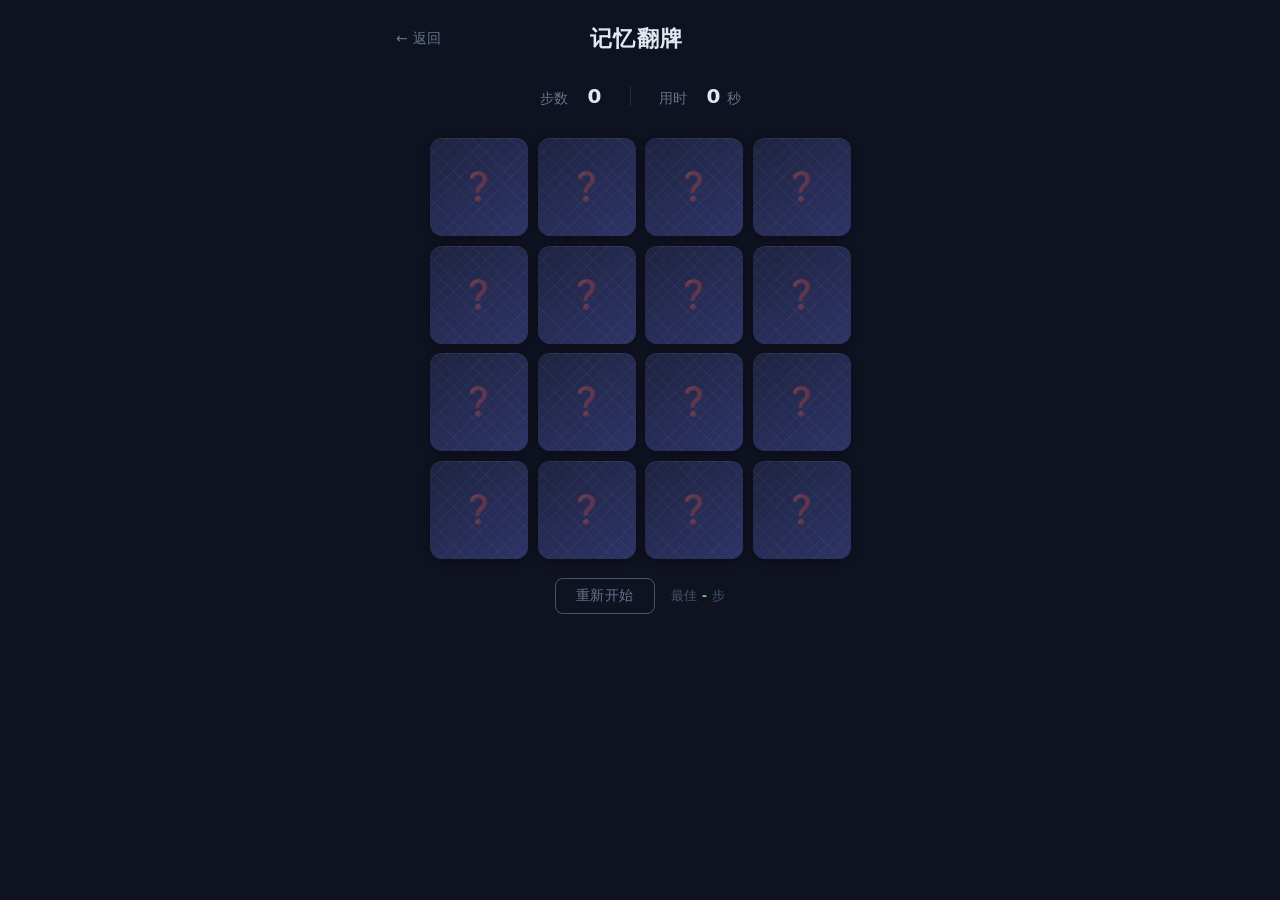
<file: games/memory.html>
<!DOCTYPE html>
<html lang="zh-CN">
<head>
<meta charset="UTF-8">
<meta name="viewport" content="width=device-width, initial-scale=1.0">
<title>记忆翻牌</title>
<style>
*,*::before,*::after{margin:0;padding:0;box-sizing:border-box}

:root{
  --bg-deep:#0f1220;
  --bg-surface:#161a2e;
  --card-back-start:#1e2340;
  --card-back-end:#2d3466;
  --card-front:#f0ece2;
  --card-front-hover:#f7f4ed;
  --accent-green:#4ade80;
  --accent-green-dim:rgba(74,222,128,.15);
  --accent-green-glow:rgba(74,222,128,.35);
  --text-primary:#e2e8f0;
  --text-muted:#64748b;
  --text-dim:#475569;
  --overlay-bg:rgba(10,12,24,.88);
  --radius-card:12px;
  --radius-btn:8px;
  --font-stack:"PingFang SC","Microsoft YaHei","Noto Sans SC",system-ui,sans-serif;
  --transition-flip:0.55s cubic-bezier(.4,.0,.2,1);
  --transition-hover:0.25s ease;
}

html{height:100%}

body{
  font-family:var(--font-stack);
  background:var(--bg-deep);
  color:var(--text-primary);
  min-height:100%;
  display:flex;
  flex-direction:column;
  align-items:center;
  overflow-x:hidden;
  -webkit-font-smoothing:antialiased;
}

/* ─── Container ─── */
.container{
  width:100%;
  max-width:520px;
  padding:24px 16px 40px;
  display:flex;
  flex-direction:column;
  align-items:center;
  gap:20px;
}

/* ─── Header ─── */
.header{
  width:100%;
  display:flex;
  align-items:center;
  justify-content:space-between;
  gap:12px;
}

.back-link{
  color:var(--text-muted);
  text-decoration:none;
  font-size:14px;
  letter-spacing:.02em;
  transition:color var(--transition-hover);
  white-space:nowrap;
  flex-shrink:0;
}
.back-link:hover{color:var(--text-primary)}
.back-link:focus-visible{outline:2px solid var(--accent-green);outline-offset:2px;border-radius:4px}

.title{
  font-size:22px;
  font-weight:700;
  letter-spacing:.06em;
  color:var(--text-primary);
  text-align:center;
}

/* ─── Stats Bar ─── */
.stats-bar{
  width:100%;
  display:flex;
  align-items:center;
  justify-content:center;
  gap:28px;
  padding:10px 0;
}

.stat{
  display:flex;
  align-items:baseline;
  gap:6px;
  font-size:14px;
  color:var(--text-muted);
}
.stat-label{font-weight:400}
.stat-value{
  font-size:20px;
  font-weight:700;
  color:var(--text-primary);
  font-variant-numeric:tabular-nums;
  min-width:28px;
  text-align:right;
}

.stat-divider{
  width:1px;
  height:20px;
  background:var(--text-dim);
  opacity:.4;
}

/* ─── Grid ─── */
.grid{
  display:grid;
  grid-template-columns:repeat(4,1fr);
  gap:10px;
  width:min(90vw,420px);
  perspective:1200px;
}

/* ─── Card ─── */
.card{
  aspect-ratio:1/1;
  position:relative;
  cursor:pointer;
  transform-style:preserve-3d;
  transition:transform var(--transition-flip);
  border-radius:var(--radius-card);
  will-change:transform;
}

.card:hover:not(.flipped):not(.matched){
  transform:translateY(-4px);
}
.card:hover:not(.flipped):not(.matched) .card-back{
  box-shadow:0 8px 24px rgba(0,0,0,.4),0 0 0 1px rgba(74,222,128,.12);
}

.card.flipped{
  transform:rotateY(180deg);
}

.card.matched{
  transform:rotateY(180deg);
  cursor:default;
}
.card.matched .card-front{
  box-shadow:0 0 0 2px var(--accent-green),0 0 20px var(--accent-green-glow);
}

/* Card faces */
.card-face{
  position:absolute;
  inset:0;
  border-radius:var(--radius-card);
  backface-visibility:hidden;
  -webkit-backface-visibility:hidden;
  display:flex;
  align-items:center;
  justify-content:center;
  overflow:hidden;
}

/* Back face (visible by default) */
.card-back{
  background:linear-gradient(145deg,var(--card-back-start),var(--card-back-end));
  box-shadow:0 2px 8px rgba(0,0,0,.3),inset 0 1px 0 rgba(255,255,255,.06);
  transition:box-shadow var(--transition-hover);
}

/* Art Deco diamond pattern on card back */
.card-back::before{
  content:"";
  position:absolute;
  inset:0;
  border-radius:var(--radius-card);
  background:
    repeating-linear-gradient(
      45deg,
      transparent,
      transparent 8px,
      rgba(255,255,255,.03) 8px,
      rgba(255,255,255,.03) 9px
    ),
    repeating-linear-gradient(
      -45deg,
      transparent,
      transparent 8px,
      rgba(255,255,255,.03) 8px,
      rgba(255,255,255,.03) 9px
    );
  pointer-events:none;
}

.card-back-icon{
  font-size:clamp(20px,5vw,28px);
  opacity:.35;
  filter:grayscale(.3);
  user-select:none;
  position:relative;
  z-index:1;
}

/* Front face (visible when flipped) */
.card-front{
  background:var(--card-front);
  transform:rotateY(180deg);
  box-shadow:0 2px 8px rgba(0,0,0,.15);
  transition:box-shadow 0.3s ease;
}

.card-emoji{
  font-size:clamp(28px,8vw,44px);
  user-select:none;
  line-height:1;
  filter:drop-shadow(0 1px 2px rgba(0,0,0,.1));
}

/* ─── Controls ─── */
.controls{
  display:flex;
  align-items:center;
  gap:16px;
}

.btn-restart{
  background:transparent;
  color:var(--text-muted);
  border:1px solid var(--text-dim);
  padding:8px 20px;
  border-radius:var(--radius-btn);
  font-family:var(--font-stack);
  font-size:14px;
  cursor:pointer;
  transition:all var(--transition-hover);
  letter-spacing:.03em;
}
.btn-restart:hover{
  color:var(--text-primary);
  border-color:var(--text-muted);
  background:rgba(255,255,255,.04);
}
.btn-restart:focus-visible{
  outline:2px solid var(--accent-green);
  outline-offset:2px;
}

.best-score{
  font-size:13px;
  color:var(--text-dim);
  letter-spacing:.02em;
}
.best-score span{
  color:var(--accent-green);
  font-weight:600;
}

/* ─── Victory Overlay ─── */
.overlay{
  position:fixed;
  inset:0;
  background:var(--overlay-bg);
  display:flex;
  align-items:center;
  justify-content:center;
  z-index:100;
  opacity:0;
  visibility:hidden;
  transition:opacity .4s ease,visibility .4s ease;
  backdrop-filter:blur(8px);
  -webkit-backdrop-filter:blur(8px);
}
.overlay.visible{
  opacity:1;
  visibility:visible;
}

.overlay-content{
  text-align:center;
  display:flex;
  flex-direction:column;
  align-items:center;
  gap:16px;
  padding:40px 48px;
  background:var(--bg-surface);
  border:1px solid rgba(255,255,255,.06);
  border-radius:20px;
  box-shadow:0 24px 80px rgba(0,0,0,.5);
  transform:scale(.92);
  transition:transform .4s cubic-bezier(.4,0,.2,1);
}
.overlay.visible .overlay-content{
  transform:scale(1);
}

.overlay-emoji{
  font-size:48px;
  line-height:1;
}

.overlay-title{
  font-size:24px;
  font-weight:700;
  letter-spacing:.04em;
}

.overlay-stats{
  display:flex;
  gap:32px;
  font-size:15px;
  color:var(--text-muted);
}
.overlay-stats strong{
  color:var(--text-primary);
  font-weight:700;
  font-size:18px;
  font-variant-numeric:tabular-nums;
}

.overlay-best{
  font-size:13px;
  color:var(--text-dim);
}
.overlay-best span{
  color:var(--accent-green);
  font-weight:600;
}

.btn-play-again{
  background:var(--accent-green);
  color:#0f1220;
  border:none;
  padding:12px 32px;
  border-radius:var(--radius-btn);
  font-family:var(--font-stack);
  font-size:15px;
  font-weight:600;
  cursor:pointer;
  letter-spacing:.03em;
  transition:all var(--transition-hover);
  margin-top:4px;
}
.btn-play-again:hover{
  background:#6ee7a0;
  transform:translateY(-1px);
  box-shadow:0 4px 16px var(--accent-green-glow);
}
.btn-play-again:focus-visible{
  outline:2px solid var(--text-primary);
  outline-offset:3px;
}

/* ─── Card entrance animation ─── */
@keyframes cardIn{
  from{opacity:0;transform:scale(.85) translateY(12px)}
  to{opacity:1;transform:scale(1) translateY(0)}
}
.card{
  animation:cardIn .35s cubic-bezier(.4,0,.2,1) both;
}

/* ─── Matched pulse ─── */
@keyframes matchPulse{
  0%{transform:rotateY(180deg) scale(1)}
  50%{transform:rotateY(180deg) scale(1.06)}
  100%{transform:rotateY(180deg) scale(1)}
}
.card.match-anim{
  animation:matchPulse .35s ease;
}

/* ─── Reduced motion ─── */
@media(prefers-reduced-motion:reduce){
  .card{animation:none;transition:transform .01s}
  .overlay,.overlay-content{transition:none}
  .card-back,.card-front,.btn-play-again{transition:none}
}

/* ─── Small screens ─── */
@media(max-width:380px){
  .grid{gap:7px}
  .stats-bar{gap:16px}
  .title{font-size:18px}
  .overlay-content{padding:28px 24px}
}
</style>
</head>
<body>

<div class="container">
  <header class="header">
    <a href="../index.html" class="back-link">← 返回</a>
    <h1 class="title">记忆翻牌</h1>
    <div style="width:52px"></div>
  </header>

  <div class="stats-bar">
    <div class="stat">
      <span class="stat-label">步数</span>
      <span class="stat-value" id="steps">0</span>
    </div>
    <div class="stat-divider"></div>
    <div class="stat">
      <span class="stat-label">用时</span>
      <span class="stat-value" id="timer">0</span>
      <span class="stat-label">秒</span>
    </div>
  </div>

  <div class="grid" id="grid"></div>

  <div class="controls">
    <button class="btn-restart" id="restart">重新开始</button>
    <div class="best-score">最佳 <span id="best">-</span> 步</div>
  </div>
</div>

<div class="overlay" id="overlay">
  <div class="overlay-content">
    <div class="overlay-emoji">🎉</div>
    <div class="overlay-title">恭喜通关</div>
    <div class="overlay-stats">
      <div>用时 <strong id="final-time">0</strong> 秒</div>
      <div>步数 <strong id="final-steps">0</strong></div>
    </div>
    <div class="overlay-best" id="overlay-best"></div>
    <button class="btn-play-again" id="overlay-restart">再来一局</button>
  </div>
</div>

<script src="../js/game-stats.js"></script>
<script>
(function(){
  "use strict";

  /* ─── Config ─── */
  const EMOJIS = ["🍎","🍌","🍇","🍓","🍉","🍒","🥝","🍑"];
  const FLIP_BACK_DELAY = 800;
  const STORAGE_KEY = "memory_best";

  /* ─── State ─── */
  let cards = [];
  let flippedIndices = [];
  let matchedCount = 0;
  let steps = 0;
  let seconds = 0;
  let timerInterval = null;
  let locked = false;
  let gameStarted = false;

  /* ─── DOM refs ─── */
  const grid = document.getElementById("grid");
  const stepsEl = document.getElementById("steps");
  const timerEl = document.getElementById("timer");
  const bestEl = document.getElementById("best");
  const overlay = document.getElementById("overlay");
  const finalTimeEl = document.getElementById("final-time");
  const finalStepsEl = document.getElementById("final-steps");
  const overlayBestEl = document.getElementById("overlay-best");
  const restartBtn = document.getElementById("restart");
  const overlayRestartBtn = document.getElementById("overlay-restart");

  /* ─── Utilities ─── */
  function shuffle(arr){
    for(let i = arr.length - 1; i > 0; i--){
      const j = Math.floor(Math.random() * (i + 1));
      [arr[i], arr[j]] = [arr[j], arr[i]];
    }
    return arr;
  }

  function getBest(){
    try{
      const v = localStorage.getItem(STORAGE_KEY);
      return v ? parseInt(v, 10) : null;
    }catch(e){ return null; }
  }

  function setBest(val){
    try{ localStorage.setItem(STORAGE_KEY, String(val)); }catch(e){}
  }

  function formatBest(val){
    return val !== null ? val : "-";
  }

  /* ─── Timer ─── */
  function startTimer(){
    if(timerInterval) return;
    timerInterval = setInterval(function(){
      seconds++;
      timerEl.textContent = seconds;
    }, 1000);
  }

  function stopTimer(){
    clearInterval(timerInterval);
    timerInterval = null;
  }

  function resetTimer(){
    stopTimer();
    seconds = 0;
    timerEl.textContent = "0";
  }

  /* ─── Render ─── */
  function buildDeck(){
    const pairs = EMOJIS.concat(EMOJIS);
    shuffle(pairs);
    return pairs;
  }

  function renderGrid(){
    grid.innerHTML = "";
    cards = buildDeck();
    flippedIndices = [];
    matchedCount = 0;
    steps = 0;
    locked = false;
    gameStarted = false;
    stepsEl.textContent = "0";
    resetTimer();
    bestEl.textContent = formatBest(getBest());

    cards.forEach(function(emoji, idx){
      const card = document.createElement("div");
      card.className = "card";
      card.style.animationDelay = (idx * 30) + "ms";
      card.setAttribute("role", "button");
      card.setAttribute("aria-label", "卡片 " + (idx + 1));
      card.setAttribute("tabindex", "0");
      card.dataset.index = idx;

      const back = document.createElement("div");
      back.className = "card-face card-back";
      const backIcon = document.createElement("span");
      backIcon.className = "card-back-icon";
      backIcon.textContent = "❓";
      backIcon.setAttribute("aria-hidden", "true");
      back.appendChild(backIcon);

      const front = document.createElement("div");
      front.className = "card-face card-front";
      const emojiSpan = document.createElement("span");
      emojiSpan.className = "card-emoji";
      emojiSpan.textContent = emoji;
      emojiSpan.setAttribute("aria-hidden", "true");
      front.appendChild(emojiSpan);

      card.appendChild(back);
      card.appendChild(front);

      card.addEventListener("click", function(){ onCardClick(idx); });
      card.addEventListener("keydown", function(e){
        if(e.key === "Enter" || e.key === " "){
          e.preventDefault();
          onCardClick(idx);
        }
      });

      grid.appendChild(card);
    });
  }

  /* ─── Game Logic ─── */
  function onCardClick(idx){
    if(locked) return;

    const cardEl = grid.children[idx];
    if(!cardEl) return;

    /* Already flipped or matched */
    if(cardEl.classList.contains("flipped") || cardEl.classList.contains("matched")) return;

    /* Start timer on first click */
    if(!gameStarted){
      gameStarted = true;
      startTimer();
    }

    /* Flip the card */
    cardEl.classList.add("flipped");
    flippedIndices.push(idx);

    /* Check pair */
    if(flippedIndices.length === 2){
      steps++;
      stepsEl.textContent = steps;
      locked = true;

      const [i1, i2] = flippedIndices;
      const el1 = grid.children[i1];
      const el2 = grid.children[i2];

      if(cards[i1] === cards[i2]){
        /* Match! */
        setTimeout(function(){
          el1.classList.add("matched", "match-anim");
          el2.classList.add("matched", "match-anim");
          matchedCount += 2;
          flippedIndices = [];
          locked = false;

          /* Remove pulse class after animation */
          setTimeout(function(){
            el1.classList.remove("match-anim");
            el2.classList.remove("match-anim");
          }, 400);

          if(matchedCount === cards.length){
            onWin();
          }
        }, 300);
      } else {
        /* No match – flip back after delay */
        setTimeout(function(){
          el1.classList.remove("flipped");
          el2.classList.remove("flipped");
          flippedIndices = [];
          locked = false;
        }, FLIP_BACK_DELAY);
      }
    }
  }

  function onWin(){
    stopTimer();

    /* Update best score */
    const prevBest = getBest();
    const isNewBest = prevBest === null || steps < prevBest;
    if(isNewBest){
      setBest(steps);
    }
    bestEl.textContent = formatBest(getBest());

    if(window.GameStats) GameStats.record('memory', 1);

    /* Show overlay */
    finalTimeEl.textContent = seconds;
    finalStepsEl.textContent = steps;
    if(isNewBest){
      overlayBestEl.innerHTML = "🏆 新纪录！";
    } else {
      overlayBestEl.innerHTML = "最佳 <span>" + formatBest(prevBest) + "</span> 步";
    }

    /* Slight delay so last match animation finishes */
    setTimeout(function(){
      overlay.classList.add("visible");
    }, 500);
  }

  function hideOverlay(){
    overlay.classList.remove("visible");
  }

  /* ─── Events ─── */
  restartBtn.addEventListener("click", function(){
    hideOverlay();
    renderGrid();
  });

  overlayRestartBtn.addEventListener("click", function(){
    hideOverlay();
    renderGrid();
  });

  /* ─── Init ─── */
  renderGrid();
})();
</script>
</body>
</html>
</file>
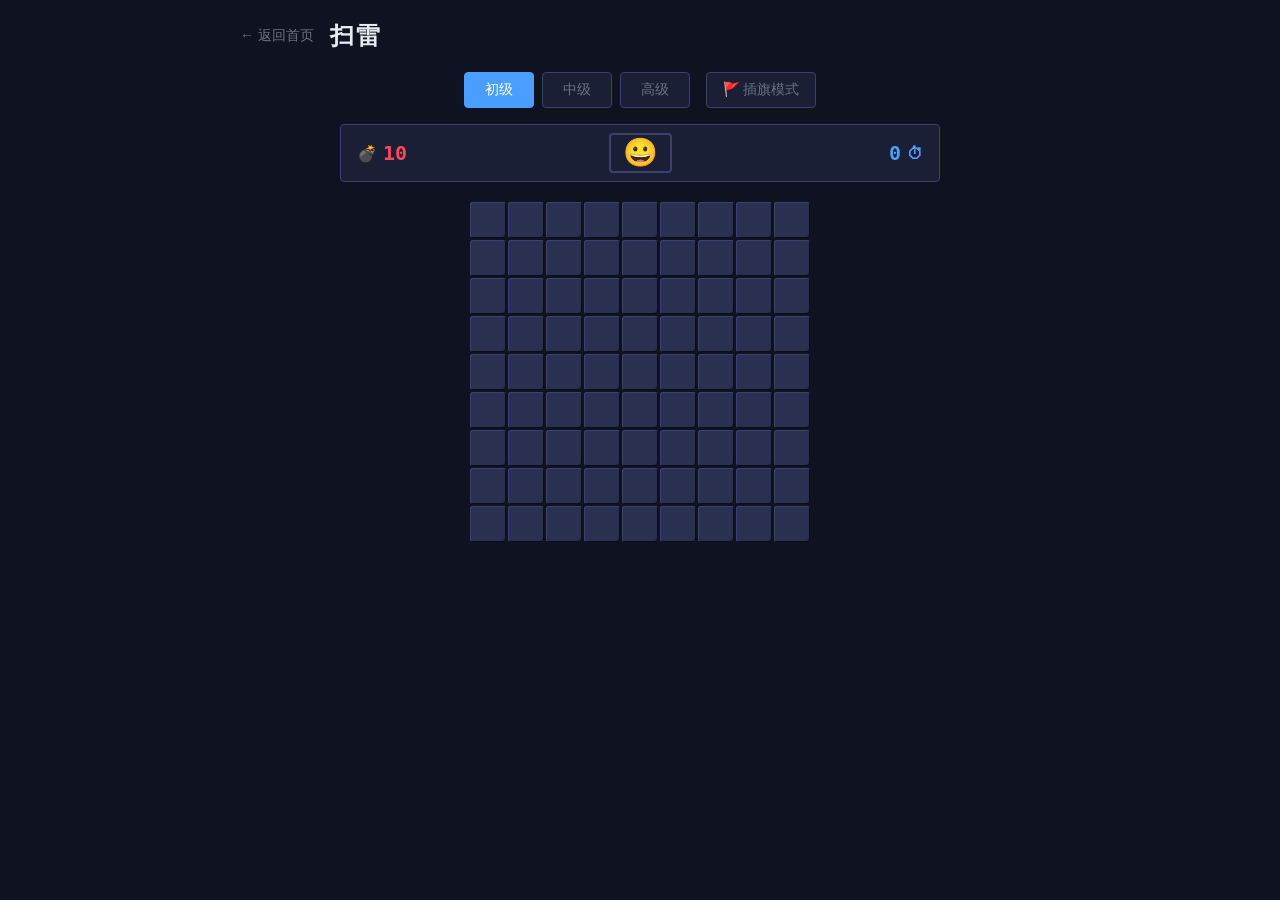
<file: games/minesweeper.html>
<!DOCTYPE html>
<html lang="zh-CN">
<head>
<meta charset="UTF-8">
<meta name="viewport" content="width=device-width, initial-scale=1.0">
<title>扫雷</title>
<style>
*, *::before, *::after { margin: 0; padding: 0; box-sizing: border-box; }

:root {
  --bg-deep: #0f1220;
  --bg-panel: #1a1f35;
  --bg-cell-hidden: #2a3050;
  --bg-cell-hidden-hover: #343b5c;
  --bg-cell-revealed: #13162a;
  --bg-cell-border-light: #3a4170;
  --bg-cell-border-dark: #0a0d18;
  --accent: #4a9eff;
  --accent-hover: #6bb3ff;
  --danger: #ff4757;
  --danger-bg: #5c1a1a;
  --success: #2ed573;
  --text-primary: #e8eaf0;
  --text-muted: #6b7280;
  --text-dim: #4a5068;
  --font-stack: "PingFang SC", "Microsoft YaHei", "Segoe UI", sans-serif;
  --font-mono: "Cascadia Code", "Fira Code", "Consolas", monospace;
  --cell-size: 36px;
  --gap: 2px;
  --radius: 4px;
  --transition: 120ms ease;
}

html { font-size: 16px; }

body {
  font-family: var(--font-stack);
  background: var(--bg-deep);
  color: var(--text-primary);
  min-height: 100vh;
  display: flex;
  flex-direction: column;
  align-items: center;
  padding: 20px 16px 40px;
  -webkit-user-select: none;
  user-select: none;
  overflow-x: hidden;
}

/* ─── Header ─── */
.header {
  width: 100%;
  max-width: 800px;
  display: flex;
  align-items: center;
  gap: 16px;
  margin-bottom: 20px;
}

.back-link {
  color: var(--text-muted);
  text-decoration: none;
  font-size: 14px;
  transition: color var(--transition);
  white-space: nowrap;
}
.back-link:hover { color: var(--accent); }

.header h1 {
  font-size: 24px;
  font-weight: 700;
  letter-spacing: 2px;
  color: var(--text-primary);
}

/* ─── Controls ─── */
.controls {
  display: flex;
  flex-wrap: wrap;
  gap: 8px;
  align-items: center;
  justify-content: center;
  margin-bottom: 16px;
}

.diff-btn {
  background: var(--bg-panel);
  color: var(--text-muted);
  border: 1px solid var(--bg-cell-border-light);
  padding: 8px 20px;
  border-radius: var(--radius);
  font-family: var(--font-stack);
  font-size: 14px;
  cursor: pointer;
  transition: all var(--transition);
}
.diff-btn:hover {
  color: var(--text-primary);
  border-color: var(--accent);
}
.diff-btn.active {
  background: var(--accent);
  color: #fff;
  border-color: var(--accent);
}

.flag-toggle {
  background: var(--bg-panel);
  color: var(--text-muted);
  border: 1px solid var(--bg-cell-border-light);
  padding: 8px 16px;
  border-radius: var(--radius);
  font-family: var(--font-stack);
  font-size: 14px;
  cursor: pointer;
  transition: all var(--transition);
  margin-left: 8px;
}
.flag-toggle.active {
  background: var(--danger);
  color: #fff;
  border-color: var(--danger);
}

/* ─── Status Bar ─── */
.status-bar {
  display: flex;
  align-items: center;
  justify-content: space-between;
  background: var(--bg-panel);
  border: 1px solid var(--bg-cell-border-light);
  border-radius: var(--radius);
  padding: 8px 16px;
  margin-bottom: 16px;
  width: 100%;
  max-width: 600px;
}

.status-item {
  display: flex;
  align-items: center;
  gap: 6px;
  font-family: var(--font-mono);
  font-size: 20px;
  font-weight: 700;
  color: var(--danger);
  min-width: 70px;
}
.status-item.timer {
  color: var(--accent);
  justify-content: flex-end;
}

.status-icon { font-size: 16px; }

.smiley-btn {
  background: none;
  border: 2px solid var(--bg-cell-border-light);
  border-radius: var(--radius);
  font-size: 28px;
  line-height: 1;
  padding: 4px 12px;
  cursor: pointer;
  transition: all var(--transition);
}
.smiley-btn:hover {
  border-color: var(--accent);
  transform: scale(1.05);
}
.smiley-btn:active { transform: scale(0.95); }

/* ─── Grid Container ─── */
.grid-wrapper {
  overflow-x: auto;
  max-width: 100%;
  padding: 4px;
  -webkit-overflow-scrolling: touch;
}

.grid {
  display: grid;
  gap: var(--gap);
  margin: 0 auto;
  width: fit-content;
}

/* ─── Cells ─── */
.cell {
  width: var(--cell-size);
  height: var(--cell-size);
  display: flex;
  align-items: center;
  justify-content: center;
  font-family: var(--font-mono);
  font-size: 16px;
  font-weight: 800;
  border-radius: 3px;
  cursor: pointer;
  transition: background var(--transition), box-shadow var(--transition);
  position: relative;
}

.cell.hidden {
  background: var(--bg-cell-hidden);
  box-shadow:
    inset 1px 1px 0 var(--bg-cell-border-light),
    inset -1px -1px 0 var(--bg-cell-border-dark);
}
.cell.hidden:hover {
  background: var(--bg-cell-hidden-hover);
}
.cell.hidden:active {
  box-shadow: inset 0 0 0 var(--bg-cell-border-dark);
  background: var(--bg-cell-revealed);
}

.cell.revealed {
  background: var(--bg-cell-revealed);
  box-shadow: inset 0 0 0 1px rgba(255,255,255,0.03);
  cursor: default;
}

.cell.flagged::after {
  content: '🚩';
  font-size: 16px;
}

.cell.mine-hit {
  background: var(--danger-bg) !important;
}
.cell.mine-revealed::after {
  content: '💣';
  font-size: 15px;
}

/* Number colors */
.cell.n1 { color: #4a9eff; }
.cell.n2 { color: #2ed573; }
.cell.n3 { color: #ff4757; }
.cell.n4 { color: #7c5cfc; }
.cell.n5 { color: #cd6133; }
.cell.n6 { color: #00d2d3; }
.cell.n7 { color: #c8d6e5; }
.cell.n8 { color: #636e72; }

/* ─── Overlay ─── */
.overlay {
  position: fixed;
  inset: 0;
  background: rgba(15, 18, 32, 0.88);
  display: flex;
  flex-direction: column;
  align-items: center;
  justify-content: center;
  z-index: 100;
  opacity: 0;
  pointer-events: none;
  transition: opacity 300ms ease;
  backdrop-filter: blur(4px);
}
.overlay.visible {
  opacity: 1;
  pointer-events: auto;
}

.overlay-emoji {
  font-size: 64px;
  margin-bottom: 16px;
  animation: pop 400ms ease;
}
.overlay-title {
  font-size: 28px;
  font-weight: 700;
  margin-bottom: 8px;
}
.overlay-sub {
  font-size: 16px;
  color: var(--text-muted);
  margin-bottom: 24px;
}
.overlay-btn {
  background: var(--accent);
  color: #fff;
  border: none;
  padding: 12px 32px;
  border-radius: var(--radius);
  font-family: var(--font-stack);
  font-size: 16px;
  cursor: pointer;
  transition: background var(--transition);
}
.overlay-btn:hover { background: var(--accent-hover); }

.best-record {
  color: var(--success);
  font-size: 14px;
  margin-top: 12px;
}

@keyframes pop {
  0% { transform: scale(0.3); opacity: 0; }
  60% { transform: scale(1.15); }
  100% { transform: scale(1); opacity: 1; }
}

/* ─── Responsive ─── */
@media (max-width: 600px) {
  :root { --cell-size: 30px; }
  .header h1 { font-size: 20px; }
  .status-bar { padding: 6px 12px; }
  .status-item { font-size: 17px; min-width: 56px; }
  .smiley-btn { font-size: 24px; padding: 2px 8px; }
  .diff-btn { padding: 6px 14px; font-size: 13px; }
}

@media (max-width: 400px) {
  :root { --cell-size: 26px; }
  body { padding: 12px 8px 32px; }
  .cell { font-size: 13px; }
  .cell.flagged::after { font-size: 13px; }
  .cell.mine-revealed::after { font-size: 12px; }
}
</style>
</head>
<body>

<div class="header">
  <a href="../index.html" class="back-link">← 返回首页</a>
  <h1>扫雷</h1>
</div>

<div class="controls">
  <button class="diff-btn active" data-level="beginner">初级</button>
  <button class="diff-btn" data-level="intermediate">中级</button>
  <button class="diff-btn" data-level="expert">高级</button>
  <button class="flag-toggle" id="flagToggle">🚩 插旗模式</button>
</div>

<div class="status-bar">
  <div class="status-item">
    <span class="status-icon">💣</span>
    <span id="mineCount">10</span>
  </div>
  <button class="smiley-btn" id="smileyBtn">😀</button>
  <div class="status-item timer">
    <span id="timerDisplay">0</span>
    <span class="status-icon">⏱</span>
  </div>
</div>

<div class="grid-wrapper">
  <div class="grid" id="grid"></div>
</div>

<div class="overlay" id="overlay">
  <div class="overlay-emoji" id="overlayEmoji"></div>
  <div class="overlay-title" id="overlayTitle"></div>
  <div class="overlay-sub" id="overlaySub"></div>
  <button class="overlay-btn" id="overlayBtn">再来一局</button>
  <div class="best-record" id="bestRecord"></div>
</div>

<script src="../js/game-stats.js"></script>
<script>
(function() {
  'use strict';

  // ─── Config ───
  const LEVELS = {
    beginner:     { rows: 9,  cols: 9,  mines: 10, label: '初级' },
    intermediate: { rows: 16, cols: 16, mines: 40, label: '中级' },
    expert:       { rows: 16, cols: 30, mines: 99, label: '高级' }
  };

  // ─── State ───
  let currentLevel = 'beginner';
  let board = [];
  let rows, cols, totalMines;
  let minesPlaced = false;
  let gameOver = false;
  let gameWon = false;
  let flagCount = 0;
  let revealedCount = 0;
  let timerInterval = null;
  let seconds = 0;
  let flagMode = false;

  // ─── DOM refs ───
  const gridEl = document.getElementById('grid');
  const mineCountEl = document.getElementById('mineCount');
  const timerEl = document.getElementById('timerDisplay');
  const smileyBtn = document.getElementById('smileyBtn');
  const overlay = document.getElementById('overlay');
  const overlayEmoji = document.getElementById('overlayEmoji');
  const overlayTitle = document.getElementById('overlayTitle');
  const overlaySub = document.getElementById('overlaySub');
  const overlayBtn = document.getElementById('overlayBtn');
  const bestRecordEl = document.getElementById('bestRecord');
  const flagToggleBtn = document.getElementById('flagToggle');
  const diffBtns = document.querySelectorAll('.diff-btn');

  // ─── Init ───
  function init(level) {
    currentLevel = level || currentLevel;
    const cfg = LEVELS[currentLevel];
    rows = cfg.rows;
    cols = cfg.cols;
    totalMines = cfg.mines;

    board = [];
    minesPlaced = false;
    gameOver = false;
    gameWon = false;
    flagCount = 0;
    revealedCount = 0;
    seconds = 0;

    clearInterval(timerInterval);
    timerInterval = null;

    smileyBtn.textContent = '😀';
    mineCountEl.textContent = totalMines;
    timerEl.textContent = '0';
    overlay.classList.remove('visible');

    // Adjust cell size for expert
    const root = document.documentElement;
    if (currentLevel === 'expert') {
      root.style.setProperty('--cell-size', window.innerWidth < 600 ? '24px' : '28px');
    } else if (currentLevel === 'intermediate') {
      root.style.setProperty('--cell-size', window.innerWidth < 600 ? '30px' : '34px');
    } else {
      root.style.setProperty('--cell-size', '');
    }

    buildGrid();
  }

  function buildGrid() {
    gridEl.innerHTML = '';
    gridEl.style.gridTemplateColumns = `repeat(${cols}, var(--cell-size))`;

    for (let r = 0; r < rows; r++) {
      board[r] = [];
      for (let c = 0; c < cols; c++) {
        board[r][c] = {
          mine: false,
          revealed: false,
          flagged: false,
          adjacent: 0
        };

        const cell = document.createElement('div');
        cell.className = 'cell hidden';
        cell.dataset.r = r;
        cell.dataset.c = c;
        gridEl.appendChild(cell);
      }
    }
  }

  // ─── Mine Placement (first-click safe) ───
  function placeMines(safeR, safeC) {
    const forbidden = new Set();
    for (let dr = -1; dr <= 1; dr++) {
      for (let dc = -1; dc <= 1; dc++) {
        const nr = safeR + dr;
        const nc = safeC + dc;
        if (nr >= 0 && nr < rows && nc >= 0 && nc < cols) {
          forbidden.add(nr * cols + nc);
        }
      }
    }

    let placed = 0;
    while (placed < totalMines) {
      const idx = Math.floor(Math.random() * rows * cols);
      if (forbidden.has(idx)) continue;
      const r = Math.floor(idx / cols);
      const c = idx % cols;
      if (board[r][c].mine) continue;
      board[r][c].mine = true;
      placed++;
    }

    // Calculate adjacency counts
    for (let r = 0; r < rows; r++) {
      for (let c = 0; c < cols; c++) {
        if (board[r][c].mine) continue;
        let count = 0;
        forEachNeighbor(r, c, (nr, nc) => {
          if (board[nr][nc].mine) count++;
        });
        board[r][c].adjacent = count;
      }
    }

    minesPlaced = true;
  }

  function forEachNeighbor(r, c, fn) {
    for (let dr = -1; dr <= 1; dr++) {
      for (let dc = -1; dc <= 1; dc++) {
        if (dr === 0 && dc === 0) continue;
        const nr = r + dr;
        const nc = c + dc;
        if (nr >= 0 && nr < rows && nc >= 0 && nc < cols) {
          fn(nr, nc);
        }
      }
    }
  }

  // ─── Reveal Logic ───
  function revealCell(r, c) {
    if (gameOver || gameWon) return;
    const cell = board[r][c];
    if (cell.revealed || cell.flagged) return;

    if (!minesPlaced) {
      placeMines(r, c);
      startTimer();
    }

    if (cell.mine) {
      cell.revealed = true;
      gameOver = true;
      clearInterval(timerInterval);
      smileyBtn.textContent = '😵';
      revealAllMines(r, c);
      setTimeout(() => showOverlay(false), 600);
      return;
    }

    floodReveal(r, c);
    checkWin();
  }

  function floodReveal(r, c) {
    const stack = [[r, c]];
    while (stack.length > 0) {
      const [cr, cc] = stack.pop();
      const cell = board[cr][cc];
      if (cell.revealed || cell.flagged || cell.mine) continue;

      cell.revealed = true;
      revealedCount++;
      renderCell(cr, cc);

      if (cell.adjacent === 0) {
        forEachNeighbor(cr, cc, (nr, nc) => {
          if (!board[nr][nc].revealed && !board[nr][nc].flagged) {
            stack.push([nr, nc]);
          }
        });
      }
    }
  }

  function revealAllMines(hitR, hitC) {
    for (let r = 0; r < rows; r++) {
      for (let c = 0; c < cols; c++) {
        if (board[r][c].mine) {
          board[r][c].revealed = true;
          const el = getCellEl(r, c);
          el.classList.remove('hidden');
          el.classList.add('revealed', 'mine-revealed');
          if (r === hitR && c === hitC) {
            el.classList.add('mine-hit');
          }
        }
      }
    }
  }

  // ─── Flag Logic ───
  function toggleFlag(r, c) {
    if (gameOver || gameWon) return;
    const cell = board[r][c];
    if (cell.revealed) return;

    if (cell.flagged) {
      cell.flagged = false;
      flagCount--;
    } else {
      cell.flagged = true;
      flagCount++;
    }

    mineCountEl.textContent = totalMines - flagCount;
    renderCell(r, c);
  }

  // ─── Win Check ───
  function checkWin() {
    const totalSafe = rows * cols - totalMines;
    if (revealedCount >= totalSafe) {
      gameWon = true;
      clearInterval(timerInterval);
      smileyBtn.textContent = '😎';

      // Auto-flag remaining mines
      for (let r = 0; r < rows; r++) {
        for (let c = 0; c < cols; c++) {
          if (board[r][c].mine && !board[r][c].flagged) {
            board[r][c].flagged = true;
            flagCount++;
            renderCell(r, c);
          }
        }
      }
      mineCountEl.textContent = 0;

      setTimeout(() => showOverlay(true), 400);
    }
  }

  // ─── Render ───
  function renderCell(r, c) {
    const cell = board[r][c];
    const el = getCellEl(r, c);

    el.className = 'cell';

    if (cell.revealed) {
      el.classList.add('revealed');
      if (cell.mine) {
        el.classList.add('mine-revealed');
      } else if (cell.adjacent > 0) {
        el.classList.add('n' + cell.adjacent);
        el.textContent = cell.adjacent;
      } else {
        el.textContent = '';
      }
    } else {
      el.classList.add('hidden');
      el.textContent = '';
      if (cell.flagged) {
        el.classList.add('flagged');
      }
    }
  }

  function getCellEl(r, c) {
    return gridEl.children[r * cols + c];
  }

  // ─── Timer ───
  function startTimer() {
    if (timerInterval) return;
    seconds = 0;
    timerInterval = setInterval(() => {
      seconds++;
      timerEl.textContent = seconds;
    }, 1000);
  }

  // ─── Overlay ───
  function showOverlay(won) {
    if (won) {
      overlayEmoji.textContent = '🎉';
      overlayTitle.textContent = '恭喜通关！';
      overlaySub.textContent = `用时 ${seconds} 秒`;

      const bestKey = 'minesweeper_best_' + currentLevel;
      const prevBest = localStorage.getItem(bestKey);
      if (!prevBest || seconds < parseInt(prevBest, 10)) {
        localStorage.setItem(bestKey, seconds);
        bestRecordEl.textContent = `🏆 新纪录！`;
      } else {
        bestRecordEl.textContent = `最佳纪录：${prevBest} 秒`;
      }
    } else {
      overlayEmoji.textContent = '💥';
      overlayTitle.textContent = '游戏结束';
      overlaySub.textContent = `坚持了 ${seconds} 秒`;
      bestRecordEl.textContent = '';
    }

    if (window.GameStats) GameStats.record('minesweeper', won ? 1 : 0);
    overlay.classList.add('visible');
  }

  // ─── Event Handlers ───

  // Click handling
  gridEl.addEventListener('click', (e) => {
    const el = e.target.closest('.cell');
    if (!el) return;
    const r = parseInt(el.dataset.r);
    const c = parseInt(el.dataset.c);

    if (flagMode) {
      toggleFlag(r, c);
    } else {
      revealCell(r, c);
    }
  });

  // Right click = flag
  gridEl.addEventListener('contextmenu', (e) => {
    e.preventDefault();
    const el = e.target.closest('.cell');
    if (!el) return;
    const r = parseInt(el.dataset.r);
    const c = parseInt(el.dataset.c);
    toggleFlag(r, c);
  });

  // Long press for mobile flag
  let longPressTimer = null;
  let longPressTriggered = false;

  gridEl.addEventListener('touchstart', (e) => {
    const el = e.target.closest('.cell');
    if (!el) return;
    longPressTriggered = false;
    longPressTimer = setTimeout(() => {
      longPressTriggered = true;
      const r = parseInt(el.dataset.r);
      const c = parseInt(el.dataset.c);
      toggleFlag(r, c);
    }, 500);
  }, { passive: true });

  gridEl.addEventListener('touchend', (e) => {
    clearTimeout(longPressTimer);
    if (longPressTriggered) {
      e.preventDefault();
    }
  });

  gridEl.addEventListener('touchmove', () => {
    clearTimeout(longPressTimer);
  }, { passive: true });

  // Smiley restart
  smileyBtn.addEventListener('click', () => init());

  // Overlay restart
  overlayBtn.addEventListener('click', () => init());

  // Difficulty buttons
  diffBtns.forEach(btn => {
    btn.addEventListener('click', () => {
      diffBtns.forEach(b => b.classList.remove('active'));
      btn.classList.add('active');
      init(btn.dataset.level);
    });
  });

  // Flag mode toggle
  flagToggleBtn.addEventListener('click', () => {
    flagMode = !flagMode;
    flagToggleBtn.classList.toggle('active', flagMode);
  });

  // ─── Start ───
  init('beginner');
})();
</script>
</body>
</html>
</file>
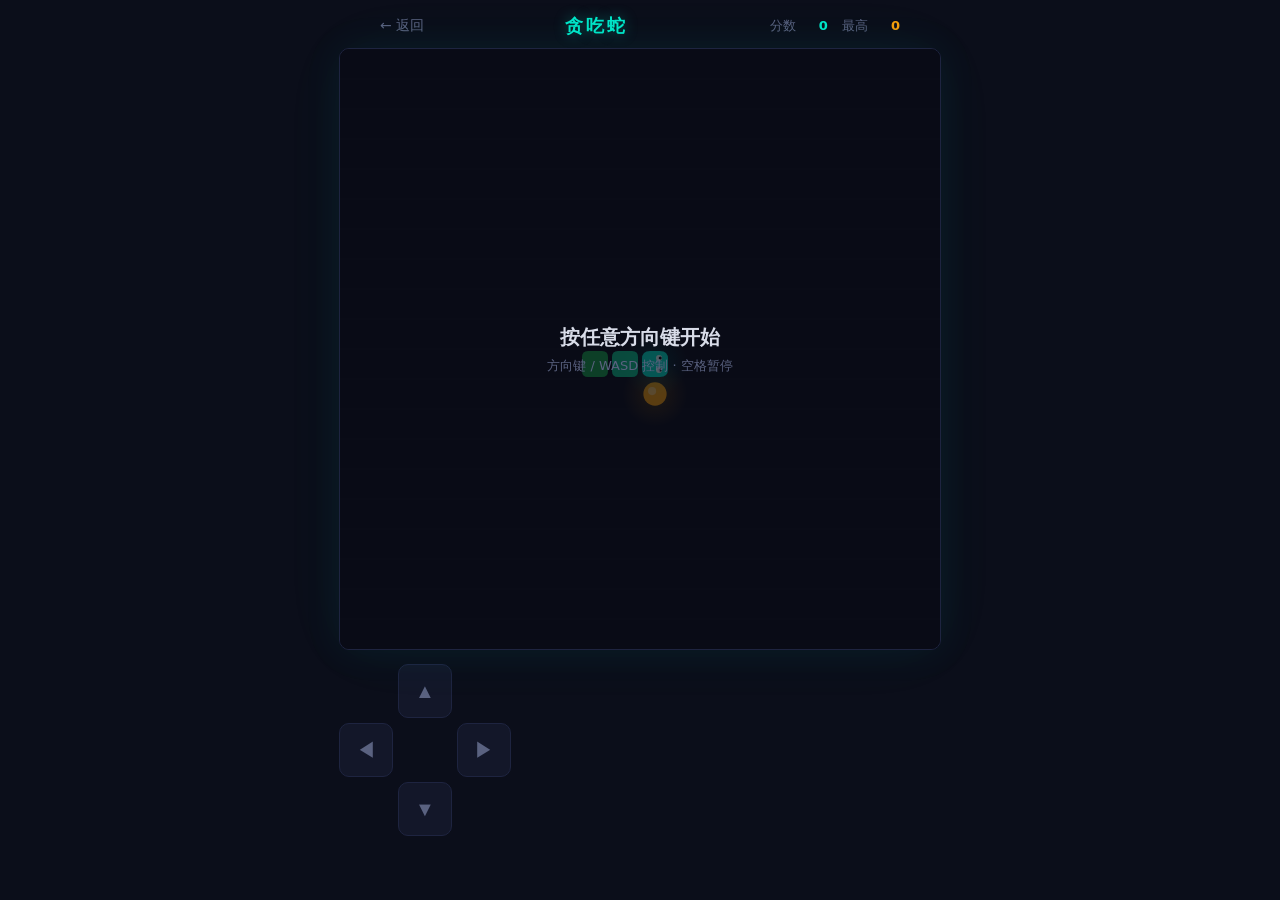
<file: games/snake.html>
<!DOCTYPE html>
<html lang="zh-CN">
<head>
  <meta charset="UTF-8">
  <meta name="viewport" content="width=device-width, initial-scale=1.0, user-scalable=no">
  <title>贪吃蛇</title>
  <style>
    *, *::before, *::after { margin: 0; padding: 0; box-sizing: border-box; }

    :root {
      --bg: #0b0e1a;
      --surface: #131729;
      --border: #1e2440;
      --text: #d8dce8;
      --text-dim: #5a6280;
      --cyan: #00e5c8;
      --green: #22c55e;
      --amber: #f59e0b;
      --red: #ef4444;
    }

    html, body {
      height: 100%;
      overflow: hidden;
      background: var(--bg);
      color: var(--text);
      font-family: "PingFang SC", "Microsoft YaHei", system-ui, sans-serif;
    }

    body {
      display: flex;
      flex-direction: column;
      align-items: center;
    }

    /* ── Top bar ────────────────────────────────── */
    .topbar {
      width: 100%;
      max-width: 560px;
      display: flex;
      align-items: center;
      justify-content: space-between;
      padding: 14px 20px 10px;
    }

    .back {
      color: var(--text-dim);
      text-decoration: none;
      font-size: 14px;
      transition: color .2s;
      display: flex;
      align-items: center;
      gap: 4px;
    }
    .back:hover { color: var(--cyan); }

    .title {
      font-size: 18px;
      font-weight: 700;
      letter-spacing: 3px;
      color: var(--cyan);
      text-shadow: 0 0 14px rgba(0, 229, 200, .35);
    }

    .scores {
      display: flex;
      gap: 14px;
      font-size: 13px;
      font-variant-numeric: tabular-nums;
    }
    .scores .label { color: var(--text-dim); }
    .scores .val { font-weight: 700; min-width: 28px; display: inline-block; text-align: right; }
    .scores .cur .val { color: var(--cyan); }
    .scores .best .val { color: var(--amber); }

    /* ── Canvas ─────────────────────────────────── */
    .canvas-wrap {
      position: relative;
      border: 1px solid var(--border);
      border-radius: 10px;
      overflow: hidden;
      box-shadow:
        0 0 40px rgba(0, 229, 200, .07),
        0 0 80px rgba(0, 229, 200, .03),
        inset 0 0 60px rgba(0, 0, 0, .4);
      transition: box-shadow .4s;
    }
    .canvas-wrap.running {
      box-shadow:
        0 0 50px rgba(0, 229, 200, .10),
        0 0 100px rgba(0, 229, 200, .04),
        inset 0 0 60px rgba(0, 0, 0, .4);
    }

    canvas { display: block; }

    /* ── Mobile d-pad ───────────────────────────── */
    .dpad {
      display: grid;
      grid-template-columns: repeat(3, 54px);
      grid-template-rows: repeat(3, 54px);
      gap: 5px;
      margin-top: 14px;
    }

    .dpad button {
      background: var(--surface);
      border: 1px solid var(--border);
      border-radius: 10px;
      color: var(--text-dim);
      font-size: 20px;
      cursor: pointer;
      display: flex;
      align-items: center;
      justify-content: center;
      transition: background .12s, color .12s, border-color .12s;
      -webkit-tap-highlight-color: transparent;
      touch-action: manipulation;
      user-select: none;
    }
    .dpad button:active {
      background: rgba(0, 229, 200, .12);
      color: var(--cyan);
      border-color: rgba(0, 229, 200, .4);
    }
    .dpad .up    { grid-column: 2; grid-row: 1; }
    .dpad .left  { grid-column: 1; grid-row: 2; }
    .dpad .right { grid-column: 3; grid-row: 2; }
    .dpad .down  { grid-column: 2; grid-row: 3; }

    /* ── Overlays ───────────────────────────────── */
    .overlay {
      position: absolute;
      inset: 0;
      display: flex;
      align-items: center;
      justify-content: center;
      background: rgba(8, 10, 20, .82);
      backdrop-filter: blur(6px);
      -webkit-backdrop-filter: blur(6px);
      opacity: 0;
      pointer-events: none;
      transition: opacity .3s;
      z-index: 10;
    }
    .overlay.show {
      opacity: 1;
      pointer-events: auto;
    }

    .card {
      background: var(--surface);
      border: 1px solid var(--border);
      border-radius: 14px;
      padding: 30px 44px;
      text-align: center;
      box-shadow: 0 20px 60px rgba(0, 0, 0, .5);
    }

    .card h2 {
      font-size: 22px;
      font-weight: 700;
      margin-bottom: 18px;
      letter-spacing: 2px;
    }
    .card h2.over { color: var(--red); }
    .card h2.paused { color: var(--amber); }

    .card .stat {
      font-size: 14px;
      color: var(--text-dim);
      margin-bottom: 6px;
    }
    .card .stat b {
      color: var(--text);
      font-weight: 600;
      font-variant-numeric: tabular-nums;
    }
    .card .stat.best b { color: var(--amber); }

    .card .btn {
      margin-top: 20px;
      padding: 10px 30px;
      background: var(--cyan);
      color: var(--bg);
      border: none;
      border-radius: 8px;
      font-size: 15px;
      font-weight: 600;
      font-family: inherit;
      cursor: pointer;
      transition: transform .15s, box-shadow .15s;
    }
    .card .btn:hover {
      transform: translateY(-1px);
      box-shadow: 0 6px 20px rgba(0, 229, 200, .3);
    }
    .card .btn:active { transform: translateY(0); }

    .card .hint {
      margin-top: 12px;
      font-size: 12px;
      color: var(--text-dim);
    }

    /* ── Responsive ─────────────────────────────── */
    @media (max-width: 480px) {
      .topbar { padding: 10px 14px 8px; }
      .title { font-size: 15px; letter-spacing: 2px; }
      .scores { gap: 10px; font-size: 12px; }
      .dpad { grid-template-columns: repeat(3, 50px); grid-template-rows: repeat(3, 50px); }
    }
  </style>
</head>
<body>

  <header class="topbar">
    <a class="back" href="../index.html">← 返回</a>
    <h1 class="title">贪吃蛇</h1>
    <div class="scores">
      <span class="cur"><span class="label">分数 </span><span class="val" id="score">0</span></span>
      <span class="best"><span class="label">最高 </span><span class="val" id="best">0</span></span>
    </div>
  </header>

  <main id="main">
    <div class="canvas-wrap" id="wrap">
      <canvas id="c"></canvas>
      <div class="overlay" id="pauseOvl">
        <div class="card">
          <h2 class="paused">已暂停</h2>
          <p class="hint">按空格键继续</p>
        </div>
      </div>
      <div class="overlay" id="overOvl">
        <div class="card">
          <h2 class="over">游戏结束</h2>
          <p class="stat">得分 <b id="finalScore">0</b></p>
          <p class="stat best">最高分 <b id="finalBest">0</b></p>
          <button class="btn" id="restartBtn">重新开始</button>
          <p class="hint">或按空格键</p>
        </div>
      </div>
    </div>
    <nav class="dpad" id="dpad">
      <button class="up" data-dir="up">▲</button>
      <button class="left" data-dir="left">◀</button>
      <button class="right" data-dir="right">▶</button>
      <button class="down" data-dir="down">▼</button>
    </nav>
  </main>

  <script src="../js/game-stats.js"></script>
  <script>
  (() => {
    'use strict';

    /* ═══════════════════════════════════════════════
       Constants
       ═══════════════════════════════════════════════ */
    const GRID     = 20;       // 20×20 cells
    const LOGICAL  = 600;      // canvas internal px
    const BASE_SPD = 8;        // moves per second (start)
    const MAX_SPD  = 18;       // cap
    const SPD_STEP = 1.5;      // acceleration per tier
    const PTS_TIER = 50;       // score per speed-up
    const PTS_FOOD = 10;

    // Palette
    const C = {
      bg:       '#0b0e1a',
      grid:     'rgba(255,255,255,0.025)',
      head:     '#00e5c8',
      bodyEnd:  '#16a34a',
      eye:      '#0b0e1a',
      food:     '#f59e0b',
      foodGlow: 'rgba(245,158,11,0.25)',
      particle: '#fbbf24',
    };

    /* ═══════════════════════════════════════════════
       DOM refs
       ═══════════════════════════════════════════════ */
    const canvas    = document.getElementById('c');
    const ctx       = canvas.getContext('2d');
    const wrap      = document.getElementById('wrap');
    const scoreEl   = document.getElementById('score');
    const bestEl    = document.getElementById('best');
    const pauseOvl  = document.getElementById('pauseOvl');
    const overOvl   = document.getElementById('overOvl');
    const finalScoreEl = document.getElementById('finalScore');
    const finalBestEl  = document.getElementById('finalBest');
    const restartBtn   = document.getElementById('restartBtn');

    /* ═══════════════════════════════════════════════
       Canvas setup (HiDPI)
       ═══════════════════════════════════════════════ */
    const dpr = window.devicePixelRatio || 1;
    canvas.width  = LOGICAL * dpr;
    canvas.height = LOGICAL * dpr;
    canvas.style.width  = LOGICAL + 'px';
    canvas.style.height = LOGICAL + 'px';
    ctx.scale(dpr, dpr);
    const CELL = LOGICAL / GRID; // 30

    /* ═══════════════════════════════════════════════
       State
       ═══════════════════════════════════════════════ */
    let snake, dir, nextDir, food;
    let score, highScore, speed;
    let status;   // 'welcome' | 'playing' | 'paused' | 'over'
    let lastTick, tickInterval;
    let particles, eatFlash;
    let animId;

    highScore = parseInt(localStorage.getItem('snake_highscore') || '0', 10);
    bestEl.textContent = highScore;

    function resetState() {
      const mid = Math.floor(GRID / 2);
      snake = [
        { x: mid,     y: mid },
        { x: mid - 1, y: mid },
        { x: mid - 2, y: mid },
      ];
      dir     = { x: 1, y: 0 };
      nextDir = [];
      score   = 0;
      speed   = BASE_SPD;
      tickInterval = 1000 / speed;
      lastTick = 0;
      particles = [];
      eatFlash  = 0;
      scoreEl.textContent = '0';
    }

    /* ═══════════════════════════════════════════════
       Food
       ═══════════════════════════════════════════════ */
    function spawnFood() {
      const free = [];
      for (let y = 0; y < GRID; y++) {
        for (let x = 0; x < GRID; x++) {
          if (!snake.some(s => s.x === x && s.y === y)) {
            free.push({ x, y });
          }
        }
      }
      if (free.length === 0) return; // board full — you win!
      food = free[Math.floor(Math.random() * free.length)];
    }

    /* ═══════════════════════════════════════════════
       Direction queue (prevents 180° + rapid input)
       ═══════════════════════════════════════════════ */
    const DIRS = {
      up:    { x:  0, y: -1 },
      down:  { x:  0, y:  1 },
      left:  { x: -1, y:  0 },
      right: { x:  1, y:  0 },
    };

    function queueDir(name) {
      const d = DIRS[name];
      if (!d) return;
      // Reference: last queued direction, or current
      const ref = nextDir.length > 0 ? nextDir[nextDir.length - 1] : dir;
      if (d.x + ref.x === 0 && d.y + ref.y === 0) return; // 180°
      if (d.x === ref.x && d.y === ref.y) return;           // same
      if (nextDir.length < 2) nextDir.push(d);
    }

    /* ═══════════════════════════════════════════════
       Game flow
       ═══════════════════════════════════════════════ */
    function startGame() {
      resetState();
      spawnFood();
      status = 'playing';
      pauseOvl.classList.remove('show');
      overOvl.classList.remove('show');
      wrap.classList.add('running');
      lastTick = performance.now();
    }

    function triggerOver() {
      status = 'over';
      wrap.classList.remove('running');
      if (score > highScore) {
        highScore = score;
        localStorage.setItem('snake_highscore', String(highScore));
        bestEl.textContent = highScore;
      }
      finalScoreEl.textContent = score;
      finalBestEl.textContent  = highScore;
      if (window.GameStats) GameStats.record('snake', score);
      setTimeout(() => overOvl.classList.add('show'), 350);
    }

    function togglePause() {
      if (status === 'playing') {
        status = 'paused';
        pauseOvl.classList.add('show');
        wrap.classList.remove('running');
      } else if (status === 'paused') {
        status = 'playing';
        pauseOvl.classList.remove('show');
        wrap.classList.add('running');
        lastTick = performance.now();
      }
    }

    /* ═══════════════════════════════════════════════
       Tick (game logic step)
       ═══════════════════════════════════════════════ */
    function tick() {
      // Consume queued direction
      if (nextDir.length > 0) {
        const nd = nextDir.shift();
        if (nd.x + dir.x !== 0 || nd.y + dir.y !== 0) {
          dir = nd;
        }
      }

      const head = snake[0];
      const nh   = { x: head.x + dir.x, y: head.y + dir.y };

      // Wall collision
      if (nh.x < 0 || nh.x >= GRID || nh.y < 0 || nh.y >= GRID) {
        triggerOver();
        return;
      }

      // Self collision (skip tail tip — it will move away)
      for (let i = 0; i < snake.length - 1; i++) {
        if (snake[i].x === nh.x && snake[i].y === nh.y) {
          triggerOver();
          return;
        }
      }

      snake.unshift(nh);

      // Eat food?
      if (food && nh.x === food.x && nh.y === food.y) {
        score += PTS_FOOD;
        scoreEl.textContent = score;
        spawnFood();
        spawnParticles(nh.x, nh.y);
        eatFlash = 1;
        playTone(660, 0.08);

        // Speed up
        const tier = Math.floor(score / PTS_TIER);
        speed = Math.min(BASE_SPD + tier * SPD_STEP, MAX_SPD);
        tickInterval = 1000 / speed;
      } else {
        snake.pop();
      }
    }

    /* ═══════════════════════════════════════════════
       Particles & sound
       ═══════════════════════════════════════════════ */
    function spawnParticles(gx, gy) {
      const cx = gx * CELL + CELL / 2;
      const cy = gy * CELL + CELL / 2;
      for (let i = 0; i < 10; i++) {
        const angle = (Math.PI * 2 * i) / 10 + Math.random() * 0.4;
        const spd   = 1.5 + Math.random() * 2.5;
        particles.push({
          x: cx, y: cy,
          vx: Math.cos(angle) * spd,
          vy: Math.sin(angle) * spd,
          life: 1,
          decay: 0.025 + Math.random() * 0.02,
          size: 2 + Math.random() * 2.5,
        });
      }
    }

    function updateParticles() {
      for (let i = particles.length - 1; i >= 0; i--) {
        const p = particles[i];
        p.x += p.vx;
        p.y += p.vy;
        p.vx *= 0.96;
        p.vy *= 0.96;
        p.life -= p.decay;
        if (p.life <= 0) particles.splice(i, 1);
      }
    }

    let audioCtx;
    function playTone(freq, dur) {
      try {
        if (!audioCtx) audioCtx = new (window.AudioContext || window.webkitAudioContext)();
        const osc  = audioCtx.createOscillator();
        const gain = audioCtx.createGain();
        osc.connect(gain);
        gain.connect(audioCtx.destination);
        osc.frequency.value = freq;
        osc.type = 'sine';
        gain.gain.setValueAtTime(0.08, audioCtx.currentTime);
        gain.gain.exponentialRampToValueAtTime(0.001, audioCtx.currentTime + dur);
        osc.start(audioCtx.currentTime);
        osc.stop(audioCtx.currentTime + dur);
      } catch (_) { /* ignore audio errors */ }
    }

    /* ═══════════════════════════════════════════════
       Rendering
       ═══════════════════════════════════════════════ */
    function drawGrid() {
      ctx.strokeStyle = C.grid;
      ctx.lineWidth = 0.5;
      for (let i = 1; i < GRID; i++) {
        const p = i * CELL;
        ctx.beginPath(); ctx.moveTo(p, 0); ctx.lineTo(p, LOGICAL); ctx.stroke();
        ctx.beginPath(); ctx.moveTo(0, p); ctx.lineTo(LOGICAL, p); ctx.stroke();
      }
    }

    function drawFood(t) {
      if (!food) return;
      const cx = food.x * CELL + CELL / 2;
      const cy = food.y * CELL + CELL / 2;
      const pulse = 1 + Math.sin(t * 0.005) * 0.18;
      const r = (CELL / 2 - 5) * pulse;

      // Glow
      const g = ctx.createRadialGradient(cx, cy, 0, cx, cy, r * 2.8);
      g.addColorStop(0, C.foodGlow);
      g.addColorStop(1, 'rgba(245,158,11,0)');
      ctx.fillStyle = g;
      ctx.beginPath(); ctx.arc(cx, cy, r * 2.8, 0, Math.PI * 2); ctx.fill();

      // Dot
      ctx.fillStyle = C.food;
      ctx.beginPath(); ctx.arc(cx, cy, r, 0, Math.PI * 2); ctx.fill();

      // Highlight
      ctx.fillStyle = 'rgba(255,255,255,0.35)';
      ctx.beginPath(); ctx.arc(cx - r * 0.25, cy - r * 0.25, r * 0.35, 0, Math.PI * 2); ctx.fill();
    }

    function drawSnake() {
      const len = snake.length;
      const pad = 2;

      // Body segments (tail → head)
      for (let i = len - 1; i >= 0; i--) {
        const s = snake[i];
        const t = len > 1 ? i / (len - 1) : 0; // 0=head, 1=tail

        // Gradient color: head=bright cyan, tail=deep green
        const r = Math.round(0   + t * 22);
        const g = Math.round(229 - t * 64);
        const b = Math.round(200 - t * 126);
        ctx.fillStyle = `rgb(${r},${g},${b})`;

        const x = s.x * CELL + pad;
        const y = s.y * CELL + pad;
        const sz = CELL - pad * 2;
        const radius = i === 0 ? 8 : 6;
        roundRect(x, y, sz, sz, radius);
        ctx.fill();
      }

      // Head glow
      if (snake.length > 0) {
        const h = snake[0];
        const cx = h.x * CELL + CELL / 2;
        const cy = h.y * CELL + CELL / 2;
        const glowR = CELL * 1.1;
        const gg = ctx.createRadialGradient(cx, cy, 0, cx, cy, glowR);
        gg.addColorStop(0, 'rgba(0,229,200,0.18)');
        gg.addColorStop(1, 'rgba(0,229,200,0)');
        ctx.fillStyle = gg;
        ctx.beginPath(); ctx.arc(cx, cy, glowR, 0, Math.PI * 2); ctx.fill();

        // Eyes
        drawEyes(h);
      }
    }

    function drawEyes(head) {
      const cx = head.x * CELL + CELL / 2;
      const cy = head.y * CELL + CELL / 2;
      const eyeR = 3;
      const pupilR = 1.5;
      const offset = 6;

      // Two eyes perpendicular to direction
      let e1, e2;
      if (dir.x === 1) {       // right
        e1 = { x: cx + 4, y: cy - offset };
        e2 = { x: cx + 4, y: cy + offset };
      } else if (dir.x === -1) { // left
        e1 = { x: cx - 4, y: cy - offset };
        e2 = { x: cx - 4, y: cy + offset };
      } else if (dir.y === -1) { // up
        e1 = { x: cx - offset, y: cy - 4 };
        e2 = { x: cx + offset, y: cy - 4 };
      } else {                   // down
        e1 = { x: cx - offset, y: cy + 4 };
        e2 = { x: cx + offset, y: cy + 4 };
      }

      // Eye whites
      ctx.fillStyle = 'rgba(255,255,255,0.85)';
      ctx.beginPath(); ctx.arc(e1.x, e1.y, eyeR, 0, Math.PI * 2); ctx.fill();
      ctx.beginPath(); ctx.arc(e2.x, e2.y, eyeR, 0, Math.PI * 2); ctx.fill();

      // Pupils (shifted in direction of movement)
      const px = dir.x * 1.2;
      const py = dir.y * 1.2;
      ctx.fillStyle = C.eye;
      ctx.beginPath(); ctx.arc(e1.x + px, e1.y + py, pupilR, 0, Math.PI * 2); ctx.fill();
      ctx.beginPath(); ctx.arc(e2.x + px, e2.y + py, pupilR, 0, Math.PI * 2); ctx.fill();
    }

    function drawParticles() {
      for (const p of particles) {
        ctx.globalAlpha = p.life;
        ctx.fillStyle = C.particle;
        ctx.beginPath();
        ctx.arc(p.x, p.y, p.size * p.life, 0, Math.PI * 2);
        ctx.fill();
      }
      ctx.globalAlpha = 1;
    }

    function drawEatFlash() {
      if (eatFlash > 0) {
        ctx.fillStyle = `rgba(0,229,200,${eatFlash * 0.06})`;
        ctx.fillRect(0, 0, LOGICAL, LOGICAL);
        eatFlash -= 0.08;
        if (eatFlash < 0) eatFlash = 0;
      }
    }

    function drawWelcome() {
      // Draw static snake + food for the welcome screen
      drawGrid();
      drawFood(performance.now());
      drawSnake();

      // Overlay
      ctx.fillStyle = 'rgba(8,10,20,0.65)';
      ctx.fillRect(0, 0, LOGICAL, LOGICAL);

      ctx.textAlign = 'center';
      ctx.textBaseline = 'middle';

      ctx.fillStyle = '#d8dce8';
      ctx.font = '600 20px "PingFang SC","Microsoft YaHei",system-ui,sans-serif';
      ctx.fillText('按任意方向键开始', LOGICAL / 2, LOGICAL / 2 - 10);

      ctx.fillStyle = '#5a6280';
      ctx.font = '13px "PingFang SC","Microsoft YaHei",system-ui,sans-serif';
      ctx.fillText('方向键 / WASD 控制 · 空格暂停', LOGICAL / 2, LOGICAL / 2 + 18);
    }

    function roundRect(x, y, w, h, r) {
      ctx.beginPath();
      ctx.moveTo(x + r, y);
      ctx.lineTo(x + w - r, y);
      ctx.quadraticCurveTo(x + w, y, x + w, y + r);
      ctx.lineTo(x + w, y + h - r);
      ctx.quadraticCurveTo(x + w, y + h, x + w - r, y + h);
      ctx.lineTo(x + r, y + h);
      ctx.quadraticCurveTo(x, y + h, x, y + h - r);
      ctx.lineTo(x, y + r);
      ctx.quadraticCurveTo(x, y, x + r, y);
      ctx.closePath();
    }

    /* ═══════════════════════════════════════════════
       Main loop
       ═══════════════════════════════════════════════ */
    function loop(ts) {
      ctx.fillStyle = C.bg;
      ctx.fillRect(0, 0, LOGICAL, LOGICAL);
      drawGrid();

      if (status === 'welcome') {
        drawWelcome();
      } else {
        // Game tick
        if (status === 'playing') {
          if (ts - lastTick >= tickInterval) {
            tick();
            lastTick = ts;
            if (status === 'over') {
              // Game just ended — still render this frame
            }
          }
        }

        // Draw game elements
        drawFood(ts);
        drawSnake();
        drawParticles();
        drawEatFlash();

        // Update particles even when paused (they just fade)
        updateParticles();
      }

      animId = requestAnimationFrame(loop);
    }

    /* ═══════════════════════════════════════════════
       Input — keyboard
       ═══════════════════════════════════════════════ */
    const KEY_DIR = {
      ArrowUp: 'up', ArrowDown: 'down', ArrowLeft: 'left', ArrowRight: 'right',
      w: 'up', W: 'up', s: 'down', S: 'down',
      a: 'left', A: 'left', d: 'right', D: 'right',
    };

    document.addEventListener('keydown', (e) => {
      // Direction keys
      const dirName = KEY_DIR[e.key];
      if (dirName) {
        e.preventDefault();
        if (status === 'welcome') startGame();
        if (status === 'playing') queueDir(dirName);
        return;
      }

      // Space
      if (e.key === ' ' || e.code === 'Space') {
        e.preventDefault();
        if (status === 'welcome') startGame();
        else if (status === 'playing' || status === 'paused') togglePause();
        else if (status === 'over') startGame();
      }
    });

    /* ═══════════════════════════════════════════════
       Input — mobile d-pad
       ═══════════════════════════════════════════════ */
    document.querySelectorAll('.dpad button').forEach(btn => {
      const handler = (e) => {
        e.preventDefault();
        const d = btn.dataset.dir;
        if (status === 'welcome') startGame();
        if (status === 'playing') queueDir(d);
      };
      btn.addEventListener('touchstart', handler, { passive: false });
      btn.addEventListener('mousedown', handler);
    });

    restartBtn.addEventListener('click', () => {
      if (status === 'over') startGame();
    });

    /* ═══════════════════════════════════════════════
       Visibility — auto-pause when tab hidden
       ═══════════════════════════════════════════════ */
    document.addEventListener('visibilitychange', () => {
      if (document.hidden && status === 'playing') togglePause();
    });

    /* ═══════════════════════════════════════════════
       Init
       ═══════════════════════════════════════════════ */
    resetState();
    spawnFood();
    status = 'welcome';
    animId = requestAnimationFrame(loop);
  })();
  </script>
</body>
</html>
</file>
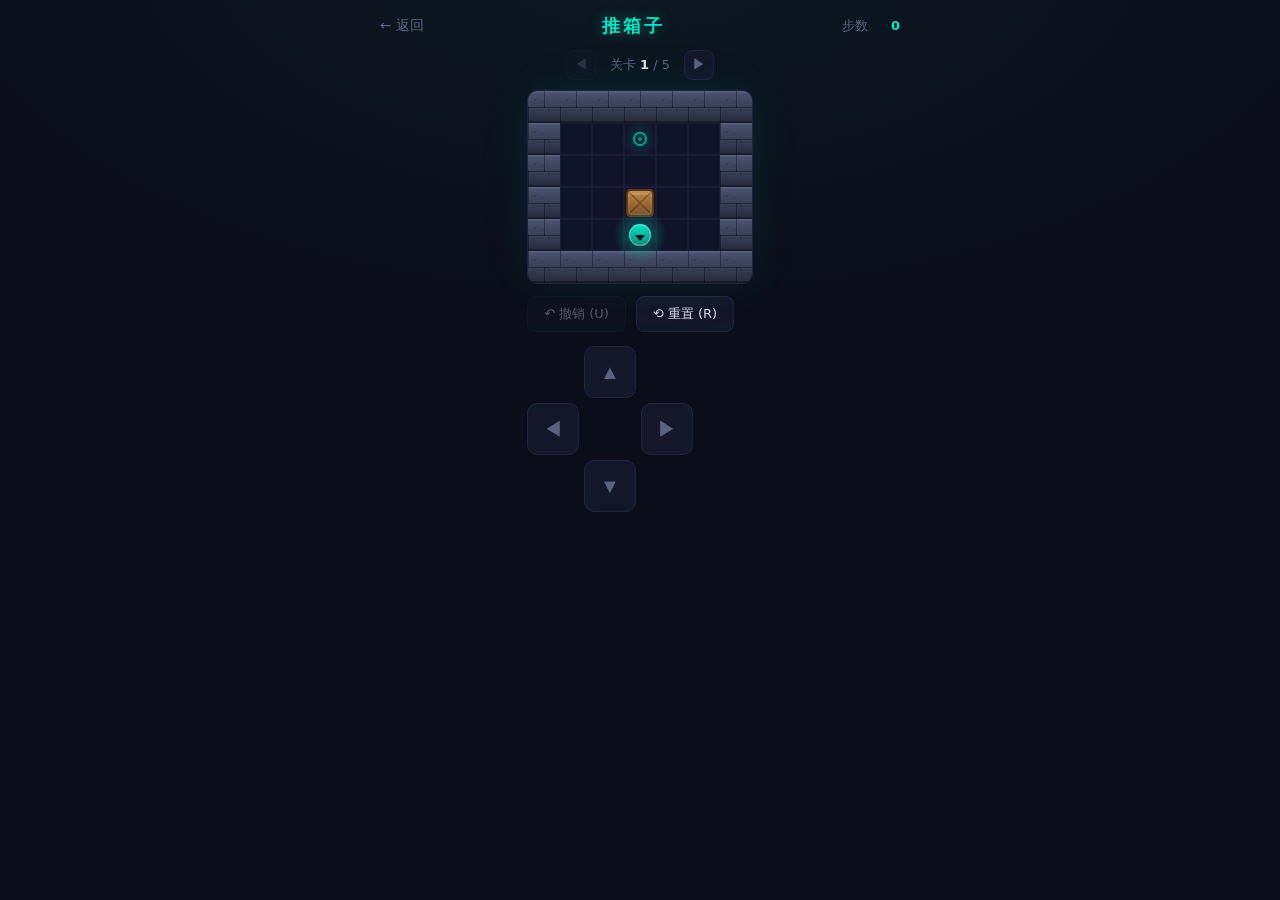
<file: games/sokoban.html>
<!DOCTYPE html>
<html lang="zh-CN">
<head>
  <meta charset="UTF-8">
  <meta name="viewport" content="width=device-width, initial-scale=1.0, user-scalable=no">
  <title>推箱子</title>
  <style>
    *, *::before, *::after { margin: 0; padding: 0; box-sizing: border-box; }

    :root {
      --bg: #0b0e1a;
      --surface: #131729;
      --border: #1e2440;
      --text: #d8dce8;
      --text-dim: #5a6280;
      --cyan: #00e5c8;
      --green: #22c55e;
      --amber: #f59e0b;
      --red: #ef4444;
    }

    html, body {
      min-height: 100%;
      background: var(--bg);
      color: var(--text);
      font-family: "PingFang SC", "Microsoft YaHei", system-ui, sans-serif;
      overflow-x: hidden;
    }

    body {
      display: flex;
      flex-direction: column;
      align-items: center;
      background: radial-gradient(1200px 600px at 50% -10%, rgba(0,229,200,0.05), transparent 60%), var(--bg);
    }

    /* ── Top bar ────────────────────────────────── */
    .topbar {
      width: 100%;
      max-width: 560px;
      display: flex;
      align-items: center;
      justify-content: space-between;
      padding: 14px 20px 8px;
    }

    .back {
      color: var(--text-dim);
      text-decoration: none;
      font-size: 14px;
      transition: color .2s;
      white-space: nowrap;
    }
    .back:hover { color: var(--cyan); }

    .title {
      font-size: 18px;
      font-weight: 700;
      letter-spacing: 3px;
      color: var(--cyan);
      text-shadow: 0 0 14px rgba(0, 229, 200, .35);
    }

    .scores {
      display: flex;
      gap: 14px;
      font-size: 13px;
      font-variant-numeric: tabular-nums;
    }
    .scores .label { color: var(--text-dim); }
    .scores .val { font-weight: 700; min-width: 28px; display: inline-block; text-align: right; color: var(--cyan); }

    /* ── Level bar ──────────────────────────────── */
    .lvlbar {
      display: flex;
      align-items: center;
      gap: 14px;
      padding: 4px 20px 10px;
      font-size: 13px;
      color: var(--text-dim);
    }
    .lvlbar b { color: var(--text); font-weight: 600; font-variant-numeric: tabular-nums; }

    .lvl-btn {
      width: 30px; height: 30px;
      background: var(--surface);
      border: 1px solid var(--border);
      border-radius: 8px;
      color: var(--text-dim);
      font-size: 14px;
      cursor: pointer;
      display: flex; align-items: center; justify-content: center;
      transition: background .12s, color .12s, border-color .12s;
      -webkit-tap-highlight-color: transparent;
      touch-action: manipulation;
      user-select: none;
    }
    .lvl-btn:hover { color: var(--cyan); border-color: rgba(0,229,200,.4); }
    .lvl-btn:active { background: rgba(0,229,200,.12); }
    .lvl-btn:disabled { opacity: .35; cursor: default; }

    /* ── Canvas ─────────────────────────────────── */
    .canvas-wrap {
      position: relative;
      border: 1px solid var(--border);
      border-radius: 10px;
      overflow: hidden;
      box-shadow:
        0 0 40px rgba(0, 229, 200, .07),
        0 0 80px rgba(0, 229, 200, .03),
        inset 0 0 60px rgba(0, 0, 0, .4);
      transition: box-shadow .4s;
      line-height: 0;
      max-width: calc(100vw - 28px);
    }
    .canvas-wrap.win {
      box-shadow:
        0 0 60px rgba(34, 197, 94, .18),
        0 0 120px rgba(34, 197, 94, .08),
        inset 0 0 60px rgba(0, 0, 0, .4);
    }

    canvas { display: block; touch-action: none; }

    /* ── Actions ────────────────────────────────── */
    .actions {
      display: flex;
      gap: 10px;
      margin-top: 12px;
    }
    .act-btn {
      padding: 8px 16px;
      background: var(--surface);
      border: 1px solid var(--border);
      border-radius: 8px;
      color: var(--text);
      font-size: 13px;
      font-family: inherit;
      cursor: pointer;
      transition: background .12s, color .12s, border-color .12s, transform .12s;
      -webkit-tap-highlight-color: transparent;
      touch-action: manipulation;
      user-select: none;
    }
    .act-btn:hover { color: var(--cyan); border-color: rgba(0,229,200,.4); }
    .act-btn:active { transform: translateY(1px); background: rgba(0,229,200,.10); }
    .act-btn:disabled { opacity: .35; cursor: default; }

    /* ── Mobile d-pad ───────────────────────────── */
    .dpad {
      display: grid;
      grid-template-columns: repeat(3, 52px);
      grid-template-rows: repeat(3, 52px);
      gap: 5px;
      margin-top: 14px;
    }

    .dpad button {
      background: var(--surface);
      border: 1px solid var(--border);
      border-radius: 10px;
      color: var(--text-dim);
      font-size: 20px;
      cursor: pointer;
      display: flex;
      align-items: center;
      justify-content: center;
      transition: background .12s, color .12s, border-color .12s;
      -webkit-tap-highlight-color: transparent;
      touch-action: manipulation;
      user-select: none;
    }
    .dpad button:active {
      background: rgba(0, 229, 200, .12);
      color: var(--cyan);
      border-color: rgba(0, 229, 200, .4);
    }
    .dpad .up    { grid-column: 2; grid-row: 1; }
    .dpad .left  { grid-column: 1; grid-row: 2; }
    .dpad .right { grid-column: 3; grid-row: 2; }
    .dpad .down  { grid-column: 2; grid-row: 3; }

    /* ── Overlays ───────────────────────────────── */
    .overlay {
      position: absolute;
      inset: 0;
      display: flex;
      align-items: center;
      justify-content: center;
      background: rgba(8, 10, 20, .82);
      backdrop-filter: blur(6px);
      -webkit-backdrop-filter: blur(6px);
      opacity: 0;
      pointer-events: none;
      transition: opacity .3s;
      z-index: 10;
    }
    .overlay.show { opacity: 1; pointer-events: auto; }

    .card {
      background: var(--surface);
      border: 1px solid var(--border);
      border-radius: 14px;
      padding: 28px 40px;
      text-align: center;
      box-shadow: 0 20px 60px rgba(0, 0, 0, .5);
    }

    .card h2 {
      font-size: 22px;
      font-weight: 700;
      margin-bottom: 16px;
      letter-spacing: 2px;
      color: var(--green);
      text-shadow: 0 0 16px rgba(34,197,94,.4);
    }

    .card .stat {
      font-size: 14px;
      color: var(--text-dim);
      margin-bottom: 6px;
    }
    .card .stat b {
      color: var(--text);
      font-weight: 600;
      font-variant-numeric: tabular-nums;
    }

    .card .btn {
      margin-top: 18px;
      padding: 10px 28px;
      background: var(--cyan);
      color: var(--bg);
      border: none;
      border-radius: 8px;
      font-size: 15px;
      font-weight: 600;
      font-family: inherit;
      cursor: pointer;
      transition: transform .15s, box-shadow .15s;
    }
    .card .btn:hover {
      transform: translateY(-1px);
      box-shadow: 0 6px 20px rgba(0, 229, 200, .3);
    }
    .card .btn:active { transform: translateY(0); }

    .card .hint {
      margin-top: 10px;
      font-size: 12px;
      color: var(--text-dim);
    }

    /* ── Responsive ─────────────────────────────── */
    @media (max-width: 480px) {
      .topbar { padding: 10px 14px 6px; }
      .title { font-size: 15px; letter-spacing: 2px; }
      .scores { gap: 10px; font-size: 12px; }
      .dpad { grid-template-columns: repeat(3, 48px); grid-template-rows: repeat(3, 48px); }
      .act-btn { padding: 7px 12px; font-size: 12px; }
    }
  </style>
</head>
<body>

  <header class="topbar">
    <a class="back" href="../index.html">← 返回</a>
    <h1 class="title">推箱子</h1>
    <div class="scores">
      <span class="cur"><span class="label">步数 </span><span class="val" id="steps">0</span></span>
    </div>
  </header>

  <div class="lvlbar">
    <button class="lvl-btn" id="prevLvl" title="上一关">◀</button>
    <span>关卡 <b id="lvlNum">1</b> / <span id="lvlTotal">5</span></span>
    <button class="lvl-btn" id="nextLvl" title="下一关">▶</button>
  </div>

  <main id="main">
    <div class="canvas-wrap" id="wrap">
      <canvas id="c"></canvas>
      <div class="overlay" id="winOvl">
        <div class="card">
          <h2>通关！</h2>
          <p class="stat">用时步数 <b id="winSteps">0</b></p>
          <button class="btn" id="nextBtn">下一关</button>
          <p class="hint">按 Enter 继续</p>
        </div>
      </div>
      <div class="overlay" id="finalOvl">
        <div class="card">
          <h2>全部通关！</h2>
          <p class="stat">总步数 <b id="totalSteps">0</b></p>
          <button class="btn" id="restartAllBtn">重新开始</button>
        </div>
      </div>
    </div>

    <div class="actions">
      <button class="act-btn" id="undoBtn">↶ 撤销 (U)</button>
      <button class="act-btn" id="resetBtn">⟲ 重置 (R)</button>
    </div>

    <nav class="dpad" id="dpad">
      <button class="up" data-dir="up">▲</button>
      <button class="left" data-dir="left">◀</button>
      <button class="right" data-dir="right">▶</button>
      <button class="down" data-dir="down">▼</button>
    </nav>
  </main>

  <script>
  (() => {
    'use strict';

    /* ═══════════════════════════════════════════════
       Level data
       #  wall      ' ' floor     .  target
       $  box       @  player     *  box on target
       +  player on target
       ═══════════════════════════════════════════════ */
    const LEVELS = [
      // 1 — 基础：推一个箱子上目标
      [
        "#######",
        "#  .  #",
        "#     #",
        "#  $  #",
        "#  @  #",
        "#######",
      ],
      // 2 — 推两个箱子
      [
        "#########",
        "#       #",
        "#  . .  #",
        "#       #",
        "#  $ $  #",
        "#       #",
        "#   @   #",
        "#########",
      ],
      // 3 — 三个箱子，需规划顺序
      [
        "##########",
        "#        #",
        "#  ...   #",
        "#        #",
        "#  $$$   #",
        "#        #",
        "#   @    #",
        "##########",
      ],
      // 4 — 需要绕路：把箱子绕过墙推到目标
      [
        "########",
        "#  .   #",
        "#####  #",
        "#      #",
        "#  $   #",
        "#  @   #",
        "#      #",
        "########",
      ],
      // 5 — 大型关卡：四个箱子 + 中央立柱
      [
        "###########",
        "#         #",
        "#  .   .  #",
        "#         #",
        "#  $ # $  #",
        "#    #    #",
        "#  $ # $  #",
        "#         #",
        "#  .   .  #",
        "#    @    #",
        "###########",
      ],
    ];

    /* ═══════════════════════════════════════════════
       Constants & palette
       ═══════════════════════════════════════════════ */
    const CELL = 32;       // 逻辑像素每格

    const C = {
      bg:        '#0b0e1a',
      floor:     '#10142a',
      floorLine: 'rgba(255,255,255,0.035)',
      wallTop:   '#4a5470',
      wallBot:   '#252b3e',
      wallEdge:  '#5a6685',
      wallSeam:  'rgba(0,0,0,0.35)',
      target:    '#00e5c8',
      targetGlow:'rgba(0,229,200,0.28)',
      boxA:      '#c08a4a',
      boxB:      '#7a4a22',
      boxEdge:   '#5c3617',
      boxPlank:  'rgba(0,0,0,0.28)',
      boxOnA:    '#34d399',
      boxOnB:    '#15803d',
      boxOnEdge: '#0b6b34',
      boxOnGlow: 'rgba(34,197,94,0.45)',
      playerA:   '#00e5c8',
      playerB:   '#0a8a78',
      playerGlow:'rgba(0,229,200,0.40)',
      particle:  '#00e5c8',
      particleWin:'#34d399',
    };

    /* ═══════════════════════════════════════════════
       DOM refs
       ═══════════════════════════════════════════════ */
    const canvas   = document.getElementById('c');
    const ctx      = canvas.getContext('2d');
    const wrap     = document.getElementById('wrap');
    const stepsEl  = document.getElementById('steps');
    const lvlNumEl = document.getElementById('lvlNum');
    const lvlTotEl = document.getElementById('lvlTotal');
    const prevLvlBtn = document.getElementById('prevLvl');
    const nextLvlBtn = document.getElementById('nextLvl');
    const undoBtn  = document.getElementById('undoBtn');
    const resetBtn = document.getElementById('resetBtn');
    const winOvl   = document.getElementById('winOvl');
    const finalOvl = document.getElementById('finalOvl');
    const winStepsEl  = document.getElementById('winSteps');
    const totalStepsEl= document.getElementById('totalSteps');
    const nextBtn  = document.getElementById('nextBtn');
    const restartAllBtn = document.getElementById('restartAllBtn');

    const dpr = Math.max(1, window.devicePixelRatio || 1);

    lvlTotEl.textContent = LEVELS.length;

    /* ═══════════════════════════════════════════════
       State
       ═══════════════════════════════════════════════ */
    let state;        // { w, h, grid, targets:[{x,y}], boxes:[{x,y}], player:{x,y} }
    let levelIdx = 0;
    let history = []; // undo stack
    let steps = 0;
    let totalSteps = 0;
    let facing = 'down';
    let won = false;
    let anim = null;     // movement tween
    let moveQueue = [];  // buffered moves during animation
    let particles = [];
    let winFlash = 0;

    /* ═══════════════════════════════════════════════
       Level parsing
       ═══════════════════════════════════════════════ */
    function parseLevel(rows) {
      const h = rows.length;
      const w = Math.max.apply(null, rows.map(r => r.length));
      const grid = [];
      const targets = [];
      const boxes = [];
      let player = { x: 0, y: 0 };
      for (let y = 0; y < h; y++) {
        grid[y] = [];
        const row = (rows[y] + ' '.repeat(w)).slice(0, w);
        for (let x = 0; x < w; x++) {
          const ch = row[x];
          let cell = ' ';
          if (ch === '#') cell = '#';
          else if (ch === '.' || ch === '+' || ch === '*') cell = '.';
          grid[y][x] = cell;
          if (ch === '.' || ch === '*' || ch === '+') targets.push({ x, y });
          if (ch === '$' || ch === '*') boxes.push({ x, y });
          if (ch === '@' || ch === '+') player = { x, y };
        }
      }
      return { w, h, grid, targets, boxes, player };
    }

    /* ═══════════════════════════════════════════════
       Canvas sizing (HiDPI, responsive)
       ═══════════════════════════════════════════════ */
    function resizeCanvas() {
      const logicalW = state.w * CELL;
      const logicalH = state.h * CELL;
      canvas.width  = Math.round(logicalW * dpr);
      canvas.height = Math.round(logicalH * dpr);
      canvas.style.maxWidth = logicalW + 'px';
      canvas.style.width    = '100%';
      canvas.style.height   = 'auto';
      ctx.setTransform(1, 0, 0, 1, 0, 0);
      ctx.scale(dpr, dpr);
    }

    /* ═══════════════════════════════════════════════
       Level flow
       ═══════════════════════════════════════════════ */
    function loadLevel(idx) {
      levelIdx = idx;
      const parsed = parseLevel(LEVELS[idx]);
      state = parsed;
      history = [];
      steps = 0;
      won = false;
      anim = null;
      moveQueue = [];
      facing = 'down';
      particles = [];
      winFlash = 0;
      winOvl.classList.remove('show');
      finalOvl.classList.remove('show');
      wrap.classList.remove('win');
      resizeCanvas();
      updateHUD();
    }

    function updateHUD() {
      stepsEl.textContent = steps;
      lvlNumEl.textContent = levelIdx + 1;
      prevLvlBtn.disabled = levelIdx === 0;
      nextLvlBtn.disabled = levelIdx === LEVELS.length - 1;
      undoBtn.disabled = history.length === 0 || won;
    }

    /* ═══════════════════════════════════════════════
       Movement
       ═══════════════════════════════════════════════ */
    const DIRS = {
      up:    { x:  0, y: -1 },
      down:  { x:  0, y:  1 },
      left:  { x: -1, y:  0 },
      right: { x:  1, y:  0 },
    };

    function setFacing(dx, dy) {
      if (dx === 1) facing = 'right';
      else if (dx === -1) facing = 'left';
      else if (dy === 1) facing = 'down';
      else if (dy === -1) facing = 'up';
    }

    function tryMove(dirName) {
      const d = DIRS[dirName];
      if (!d || won) return;
      setFacing(d.x, d.y);
      if (anim) {
        if (moveQueue.length < 1) moveQueue.push(d);
        return;
      }
      doMove(d.x, d.y);
    }

    function doMove(dx, dy) {
      const px = state.player.x, py = state.player.y;
      const nx = px + dx, ny = py + dy;
      if (ny < 0 || ny >= state.h || nx < 0 || nx >= state.w) return;
      if (state.grid[ny][nx] === '#') return;

      let boxIdx = -1;
      for (let i = 0; i < state.boxes.length; i++) {
        if (state.boxes[i].x === nx && state.boxes[i].y === ny) { boxIdx = i; break; }
      }

      let pushedBox = null, boxTo = null;
      if (boxIdx >= 0) {
        const bx = nx + dx, by = ny + dy;
        if (by < 0 || by >= state.h || bx < 0 || bx >= state.w) return;
        if (state.grid[by][bx] === '#') return;
        for (let i = 0; i < state.boxes.length; i++) {
          if (state.boxes[i].x === bx && state.boxes[i].y === by) return;
        }
        pushedBox = boxIdx;
        boxTo = { x: bx, y: by };
      }

      // snapshot for undo (store previous facing too)
      history.push({
        player: { x: px, y: py },
        boxes: state.boxes.map(b => ({ x: b.x, y: b.y })),
        facing: facing,
        steps: steps,
      });

      const fromPlayer = { x: px, y: py };
      if (pushedBox !== null) state.boxes[pushedBox] = boxTo;
      state.player = { x: nx, y: ny };
      steps++;
      updateHUD();

      anim = {
        pFrom: fromPlayer,
        pTo:   { x: nx, y: ny },
        bIdx:  pushedBox,
        bFrom: pushedBox !== null ? { x: nx, y: ny } : null,
        bTo:   boxTo,
        t: 0,
        dur: 110,
      };

      playTone(pushedBox !== null ? 300 : 520, pushedBox !== null ? 0.06 : 0.035, 0.05);
      checkWin();
    }

    function checkWin() {
      const allOn = state.boxes.every(b =>
        state.targets.some(t => t.x === b.x && t.y === b.y));
      if (allOn && !won) triggerWin();
    }

    function triggerWin() {
      won = true;
      updateHUD();
      wrap.classList.add('win');
      // celebratory particles from each box
      for (const b of state.boxes) {
        spawnParticles(b.x, b.y, C.particleWin, 14);
      }
      winFlash = 1;
      playWinJingle();
      totalSteps += steps;

      // report to stats system
      if (window.GameStats) GameStats.record('sokoban', 1);

      setTimeout(() => {
        if (levelIdx >= LEVELS.length - 1) {
          totalStepsEl.textContent = totalSteps;
          finalOvl.classList.add('show');
        } else {
          winStepsEl.textContent = steps;
          winOvl.classList.add('show');
        }
      }, 650);
    }

    function undo() {
      if (won || anim) return;
      if (history.length === 0) return;
      const prev = history.pop();
      state.player = prev.player;
      state.boxes = prev.boxes;
      facing = prev.facing;
      steps = prev.steps;
      updateHUD();
      playTone(220, 0.05, 0.04);
    }

    function reset() {
      loadLevel(levelIdx);
    }

    function gotoNextLevel() {
      if (levelIdx < LEVELS.length - 1) loadLevel(levelIdx + 1);
    }

    /* ═══════════════════════════════════════════════
       Particles & sound
       ═══════════════════════════════════════════════ */
    function spawnParticles(gx, gy, color, count) {
      const cx = gx * CELL + CELL / 2;
      const cy = gy * CELL + CELL / 2;
      const n = count || 10;
      for (let i = 0; i < n; i++) {
        const angle = (Math.PI * 2 * i) / n + Math.random() * 0.5;
        const spd = 1.2 + Math.random() * 2.6;
        particles.push({
          x: cx, y: cy,
          vx: Math.cos(angle) * spd,
          vy: Math.sin(angle) * spd,
          life: 1,
          decay: 0.022 + Math.random() * 0.02,
          size: 1.8 + Math.random() * 2.4,
          color: color,
        });
      }
    }

    function updateParticles() {
      for (let i = particles.length - 1; i >= 0; i--) {
        const p = particles[i];
        p.x += p.vx;
        p.y += p.vy;
        p.vx *= 0.95;
        p.vy *= 0.95;
        p.life -= p.decay;
        if (p.life <= 0) particles.splice(i, 1);
      }
    }

    let audioCtx;
    function playTone(freq, dur, vol) {
      try {
        if (!audioCtx) audioCtx = new (window.AudioContext || window.webkitAudioContext)();
        const osc  = audioCtx.createOscillator();
        const gain = audioCtx.createGain();
        osc.connect(gain);
        gain.connect(audioCtx.destination);
        osc.frequency.value = freq;
        osc.type = 'sine';
        const v = vol !== undefined ? vol : 0.06;
        gain.gain.setValueAtTime(v, audioCtx.currentTime);
        gain.gain.exponentialRampToValueAtTime(0.001, audioCtx.currentTime + dur);
        osc.start(audioCtx.currentTime);
        osc.stop(audioCtx.currentTime + dur);
      } catch (_) { /* ignore */ }
    }

    function playWinJingle() {
      const notes = [523, 659, 784, 1047];
      notes.forEach((f, i) => {
        setTimeout(() => playTone(f, 0.18, 0.07), i * 90);
      });
    }

    /* ═══════════════════════════════════════════════
       Helpers
       ═══════════════════════════════════════════════ */
    function lerp(a, b, t) { return a + (b - a) * t; }
    function ease(t) { return t < 0.5 ? 2 * t * t : 1 - Math.pow(-2 * t + 2, 2) / 2; }
    function isTarget(x, y) { return state.targets.some(t => t.x === x && t.y === y); }

    function roundRect(x, y, w, h, r) {
      ctx.beginPath();
      ctx.moveTo(x + r, y);
      ctx.lineTo(x + w - r, y);
      ctx.quadraticCurveTo(x + w, y, x + w, y + r);
      ctx.lineTo(x + w, y + h - r);
      ctx.quadraticCurveTo(x + w, y + h, x + w - r, y + h);
      ctx.lineTo(x + r, y + h);
      ctx.quadraticCurveTo(x, y + h, x, y + h - r);
      ctx.lineTo(x, y + r);
      ctx.quadraticCurveTo(x, y, x + r, y);
      ctx.closePath();
    }

    /* ═══════════════════════════════════════════════
       Rendering
       ═══════════════════════════════════════════════ */
    function drawFloor(x, y) {
      const px = x * CELL, py = y * CELL;
      ctx.fillStyle = C.floor;
      ctx.fillRect(px, py, CELL, CELL);
      ctx.strokeStyle = C.floorLine;
      ctx.lineWidth = 1;
      ctx.strokeRect(px + 0.5, py + 0.5, CELL - 1, CELL - 1);
    }

    function drawWall(x, y) {
      const px = x * CELL, py = y * CELL;
      // base gradient (stone)
      const g = ctx.createLinearGradient(px, py, px, py + CELL);
      g.addColorStop(0, C.wallTop);
      g.addColorStop(1, C.wallBot);
      ctx.fillStyle = g;
      ctx.fillRect(px, py, CELL, CELL);

      // top highlight
      ctx.fillStyle = 'rgba(255,255,255,0.06)';
      ctx.fillRect(px, py, CELL, 2);
      // bottom shadow
      ctx.fillStyle = C.wallSeam;
      ctx.fillRect(px, py + CELL - 2, CELL, 2);

      // brick seam (offset by row for staggered look)
      const seamY = py + CELL / 2;
      ctx.strokeStyle = C.wallSeam;
      ctx.lineWidth = 1;
      ctx.beginPath();
      ctx.moveTo(px, seamY + 0.5);
      ctx.lineTo(px + CELL, seamY + 0.5);
      ctx.stroke();

      const offset = (y % 2 === 0) ? CELL / 2 : 0;
      ctx.beginPath();
      ctx.moveTo(px + offset + 0.5, py);
      ctx.lineTo(px + offset + 0.5, seamY);
      const offset2 = (y % 2 === 0) ? 0 : CELL / 2;
      ctx.moveTo(px + offset2 + 0.5, seamY);
      ctx.lineTo(px + offset2 + 0.5, py + CELL);
      ctx.stroke();

      // speckles for stone texture
      ctx.fillStyle = 'rgba(0,0,0,0.18)';
      ctx.fillRect(px + 6, py + 8, 2, 2);
      ctx.fillRect(px + 20, py + 18, 2, 2);
      ctx.fillStyle = 'rgba(255,255,255,0.04)';
      ctx.fillRect(px + 14, py + 6, 2, 2);
    }

    function drawTarget(x, y, t) {
      const cx = x * CELL + CELL / 2;
      const cy = y * CELL + CELL / 2;
      const pulse = 0.5 + 0.5 * Math.sin(t * 0.005 + (x + y));
      const r = CELL / 2 - 9;

      // glow
      const g = ctx.createRadialGradient(cx, cy, 0, cx, cy, r * 2.6);
      g.addColorStop(0, C.targetGlow);
      g.addColorStop(1, 'rgba(0,229,200,0)');
      ctx.fillStyle = g;
      ctx.globalAlpha = 0.5 + pulse * 0.5;
      ctx.beginPath();
      ctx.arc(cx, cy, r * 2.6, 0, Math.PI * 2);
      ctx.fill();
      ctx.globalAlpha = 1;

      // ring
      ctx.strokeStyle = C.target;
      ctx.lineWidth = 2;
      ctx.globalAlpha = 0.55 + pulse * 0.45;
      ctx.beginPath();
      ctx.arc(cx, cy, r * (0.85 + pulse * 0.15), 0, Math.PI * 2);
      ctx.stroke();
      ctx.globalAlpha = 1;

      // center dot
      ctx.fillStyle = C.target;
      ctx.globalAlpha = 0.4 + pulse * 0.5;
      ctx.beginPath();
      ctx.arc(cx, cy, 2, 0, Math.PI * 2);
      ctx.fill();
      ctx.globalAlpha = 1;
    }

    function drawBox(fx, fy, onTarget) {
      const pad = 3;
      const x = fx * CELL + pad;
      const y = fy * CELL + pad;
      const s = CELL - pad * 2;
      const r = 4;

      if (onTarget) {
        // glow when on target
        const cx = x + s / 2, cy = y + s / 2;
        const gg = ctx.createRadialGradient(cx, cy, 0, cx, cy, s);
        gg.addColorStop(0, C.boxOnGlow);
        gg.addColorStop(1, 'rgba(34,197,94,0)');
        ctx.fillStyle = gg;
        ctx.beginPath();
        ctx.arc(cx, cy, s, 0, Math.PI * 2);
        ctx.fill();
      }

      // body gradient
      const g = ctx.createLinearGradient(x, y, x, y + s);
      g.addColorStop(0, onTarget ? C.boxOnA : C.boxA);
      g.addColorStop(1, onTarget ? C.boxOnB : C.boxB);
      ctx.fillStyle = g;
      roundRect(x, y, s, s, r);
      ctx.fill();

      // edge
      ctx.strokeStyle = onTarget ? C.boxOnEdge : C.boxEdge;
      ctx.lineWidth = 2;
      ctx.stroke();

      // plank cross lines
      ctx.strokeStyle = onTarget ? 'rgba(0,0,0,0.22)' : C.boxPlank;
      ctx.lineWidth = 1.5;
      ctx.beginPath();
      ctx.moveTo(x + 3, y + 3);
      ctx.lineTo(x + s - 3, y + s - 3);
      ctx.moveTo(x + s - 3, y + 3);
      ctx.lineTo(x + 3, y + s - 3);
      ctx.stroke();

      // inner border highlight
      ctx.strokeStyle = 'rgba(255,255,255,0.10)';
      ctx.lineWidth = 1;
      roundRect(x + 2, y + 2, s - 4, s - 4, r - 1);
      ctx.stroke();

      // top highlight strip
      ctx.fillStyle = 'rgba(255,255,255,0.14)';
      ctx.fillRect(x + 4, y + 3, s - 8, 2);
    }

    function drawPlayer(fx, fy, face) {
      const cx = fx * CELL + CELL / 2;
      const cy = fy * CELL + CELL / 2;
      const r = CELL / 2 - 5;

      // glow
      const g = ctx.createRadialGradient(cx, cy, 0, cx, cy, r * 2.4);
      g.addColorStop(0, C.playerGlow);
      g.addColorStop(1, 'rgba(0,229,200,0)');
      ctx.fillStyle = g;
      ctx.beginPath();
      ctx.arc(cx, cy, r * 2.4, 0, Math.PI * 2);
      ctx.fill();

      // body gradient
      const bg = ctx.createLinearGradient(cx, cy - r, cx, cy + r);
      bg.addColorStop(0, C.playerA);
      bg.addColorStop(1, C.playerB);
      ctx.fillStyle = bg;
      ctx.beginPath();
      ctx.arc(cx, cy, r, 0, Math.PI * 2);
      ctx.fill();

      // rim
      ctx.strokeStyle = 'rgba(255,255,255,0.25)';
      ctx.lineWidth = 1.5;
      ctx.beginPath();
      ctx.arc(cx, cy, r - 0.5, 0, Math.PI * 2);
      ctx.stroke();

      // direction indicator (triangle nose)
      let dx = 0, dy = 0;
      if (face === 'right') { dx = 1; dy = 0; }
      else if (face === 'left') { dx = -1; dy = 0; }
      else if (face === 'up') { dx = 0; dy = -1; }
      else { dx = 0; dy = 1; }
      const nose = r * 0.55;
      const base = r * 0.45;
      const tipX = cx + dx * nose;
      const tipY = cy + dy * nose;
      // perpendicular
      const px2 = -dy, py2 = dx;
      ctx.fillStyle = '#0b0e1a';
      ctx.beginPath();
      ctx.moveTo(tipX, tipY);
      ctx.lineTo(cx + px2 * base, cy + py2 * base);
      ctx.lineTo(cx - px2 * base, cy - py2 * base);
      ctx.closePath();
      ctx.fill();
    }

    function drawParticles() {
      for (const p of particles) {
        ctx.globalAlpha = Math.max(0, p.life);
        ctx.fillStyle = p.color;
        ctx.beginPath();
        ctx.arc(p.x, p.y, p.size * p.life, 0, Math.PI * 2);
        ctx.fill();
      }
      ctx.globalAlpha = 1;
    }

    function drawWinFlash() {
      if (winFlash > 0) {
        ctx.fillStyle = 'rgba(34,197,94,' + (winFlash * 0.10) + ')';
        ctx.fillRect(0, 0, state.w * CELL, state.h * CELL);
        winFlash -= 0.02;
        if (winFlash < 0) winFlash = 0;
      }
    }

    function render(ts) {
      const W = state.w * CELL;
      const H = state.h * CELL;
      ctx.fillStyle = C.bg;
      ctx.fillRect(0, 0, W, H);

      // floor & walls
      for (let y = 0; y < state.h; y++) {
        for (let x = 0; x < state.w; x++) {
          if (state.grid[y][x] === '#') drawWall(x, y);
          else drawFloor(x, y);
        }
      }

      // targets (under boxes/player)
      for (const t of state.targets) drawTarget(t.x, t.y, ts);

      // boxes
      for (let i = 0; i < state.boxes.length; i++) {
        const b = state.boxes[i];
        let fx = b.x, fy = b.y;
        if (anim && anim.bIdx === i) {
          const e = ease(Math.min(1, anim.t / anim.dur));
          fx = lerp(anim.bFrom.x, anim.bTo.x, e);
          fy = lerp(anim.bFrom.y, anim.bTo.y, e);
        }
        drawBox(fx, fy, isTarget(b.x, b.y));
      }

      // player
      let pfx = state.player.x, pfy = state.player.y;
      if (anim) {
        const e = ease(Math.min(1, anim.t / anim.dur));
        pfx = lerp(anim.pFrom.x, anim.pTo.x, e);
        pfy = lerp(anim.pFrom.y, anim.pTo.y, e);
      }
      drawPlayer(pfx, pfy, facing);

      drawParticles();
      drawWinFlash();
    }

    /* ═══════════════════════════════════════════════
       Main loop
       ═══════════════════════════════════════════════ */
    let lastTs = 0;
    function loop(ts) {
      const dt = ts - lastTs;
      lastTs = ts;

      // advance movement animation
      if (anim) {
        anim.t += dt;
        if (anim.t >= anim.dur) {
          anim = null;
          if (moveQueue.length > 0) {
            const d = moveQueue.shift();
            doMove(d.x, d.y);
          }
        }
      }

      updateParticles();
      render(ts);
      requestAnimationFrame(loop);
    }

    /* ═══════════════════════════════════════════════
       Input — keyboard
       ═══════════════════════════════════════════════ */
    const KEY_DIR = {
      ArrowUp: 'up', ArrowDown: 'down', ArrowLeft: 'left', ArrowRight: 'right',
      w: 'up', W: 'up', s: 'down', S: 'down',
      a: 'left', A: 'left', d: 'right', D: 'right',
    };

    document.addEventListener('keydown', (e) => {
      const dirName = KEY_DIR[e.key];
      if (dirName) {
        e.preventDefault();
        tryMove(dirName);
        return;
      }
      if (e.key === 'u' || e.key === 'U') { e.preventDefault(); undo(); }
      else if (e.key === 'r' || e.key === 'R') { e.preventDefault(); reset(); }
      else if (e.key === 'Enter') {
        e.preventDefault();
        if (won) {
          if (winOvl.classList.contains('show')) gotoNextLevel();
          else if (finalOvl.classList.contains('show')) { totalSteps = 0; loadLevel(0); }
        }
      }
    });

    /* ═══════════════════════════════════════════════
       Input — d-pad
       ═══════════════════════════════════════════════ */
    document.querySelectorAll('.dpad button').forEach(btn => {
      const handler = (e) => {
        e.preventDefault();
        tryMove(btn.dataset.dir);
      };
      btn.addEventListener('touchstart', handler, { passive: false });
      btn.addEventListener('mousedown', handler);
    });

    /* ═══════════════════════════════════════════════
       Input — swipe on canvas
       ═══════════════════════════════════════════════ */
    let touchStart = null;
    const SWIPE_MIN = 24;

    canvas.addEventListener('touchstart', (e) => {
      if (e.touches.length === 1) {
        touchStart = { x: e.touches[0].clientX, y: e.touches[0].clientY };
      }
    }, { passive: true });

    canvas.addEventListener('touchmove', (e) => {
      if (!touchStart || e.touches.length !== 1) return;
      const dx = e.touches[0].clientX - touchStart.x;
      const dy = e.touches[0].clientY - touchStart.y;
      if (Math.abs(dx) < SWIPE_MIN && Math.abs(dy) < SWIPE_MIN) return;
      if (Math.abs(dx) > Math.abs(dy)) {
        tryMove(dx > 0 ? 'right' : 'left');
      } else {
        tryMove(dy > 0 ? 'down' : 'up');
      }
      // reset start so continuous swipes register multiple moves
      touchStart = { x: e.touches[0].clientX, y: e.touches[0].clientY };
    }, { passive: true });

    canvas.addEventListener('touchend', () => { touchStart = null; }, { passive: true });

    /* ═══════════════════════════════════════════════
       Buttons
       ═══════════════════════════════════════════════ */
    undoBtn.addEventListener('click', undo);
    resetBtn.addEventListener('click', reset);
    prevLvlBtn.addEventListener('click', () => { if (levelIdx > 0) loadLevel(levelIdx - 1); });
    nextLvlBtn.addEventListener('click', () => { if (levelIdx < LEVELS.length - 1) loadLevel(levelIdx + 1); });
    nextBtn.addEventListener('click', gotoNextLevel);
    restartAllBtn.addEventListener('click', () => { totalSteps = 0; loadLevel(0); });

    /* ═══════════════════════════════════════════════
       Init
       ═══════════════════════════════════════════════ */
    loadLevel(0);
    requestAnimationFrame(loop);
  })();
  </script>
  <script src="../js/game-stats.js"></script>
</body>
</html>
</file>
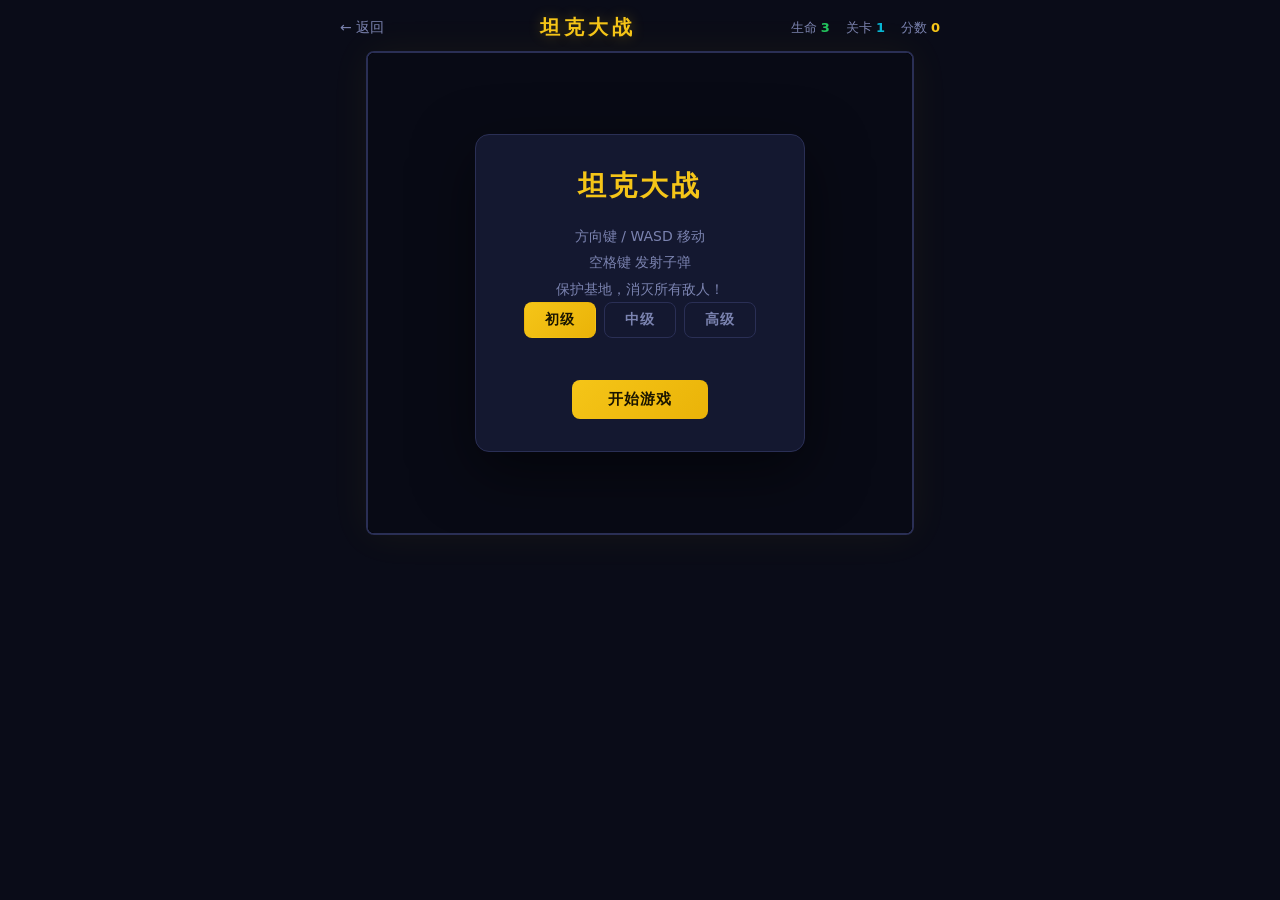
<file: games/tank.html>
<!DOCTYPE html>
<html lang="zh-CN">
<head>
<meta charset="UTF-8">
<meta name="viewport" content="width=device-width, initial-scale=1.0, user-scalable=no">
<title>坦克大战</title>
<style id="game-css">
*, *::before, *::after { margin: 0; padding: 0; box-sizing: border-box; }

:root {
  --bg: #0a0c18;
  --panel: #141830;
  --border: #2a2f55;
  --text: #e8eaf6;
  --text-dim: #7b83b0;
  --yellow: #f5c518;
  --red: #ef4444;
  --green: #22c55e;
  --cyan: #06b6d4;
  --accent: #eab308;
}

html, body {
  height: 100%;
  background: var(--bg);
  color: var(--text);
  font-family: "PingFang SC", "Microsoft YaHei", system-ui, sans-serif;
  overflow: hidden;
}

body {
  display: flex;
  flex-direction: column;
  align-items: center;
}

#app {
  width: 100%;
  display: flex;
  flex-direction: column;
  align-items: center;
}

/* Top bar */
.topbar {
  width: 100%;
  max-width: 640px;
  display: flex;
  align-items: center;
  justify-content: space-between;
  padding: 14px 20px 10px;
  gap: 10px;
}

.back {
  color: var(--text-dim);
  text-decoration: none;
  font-size: 14px;
  transition: color .2s;
  flex-shrink: 0;
}
.back:hover { color: var(--cyan); }

.title {
  font-size: 20px;
  font-weight: 700;
  letter-spacing: 4px;
  color: var(--yellow);
  text-shadow: 0 0 14px rgba(245,197,24,.3);
}

.stats {
  display: flex;
  gap: 16px;
  font-size: 13px;
  font-variant-numeric: tabular-nums;
  flex-shrink: 0;
}
.stat .lbl { color: var(--text-dim); margin-right: 4px; }
.stat .val { font-weight: 700; color: var(--text); }
.stat:nth-child(1) .val { color: var(--green); }
.stat:nth-child(2) .val { color: var(--cyan); }
.stat:nth-child(3) .val { color: var(--yellow); }

/* Canvas */
main { padding: 0 12px 20px; }

.canvas-wrap {
  position: relative;
  border: 2px solid var(--border);
  border-radius: 8px;
  overflow: hidden;
  background: #000;
  box-shadow:
    0 0 40px rgba(245,197,24,.06),
    inset 0 0 60px rgba(0,0,0,.5);
}

canvas {
  display: block;
  image-rendering: pixelated;
  image-rendering: crisp-edges;
}

/* Overlays */
.overlay {
  position: absolute;
  inset: 0;
  display: flex;
  align-items: center;
  justify-content: center;
  background: rgba(10,12,24,.88);
  backdrop-filter: blur(6px);
  z-index: 10;
}
.overlay.hidden { display: none; }

.card {
  background: var(--panel);
  border: 1px solid var(--border);
  border-radius: 14px;
  padding: 32px 48px;
  text-align: center;
  box-shadow: 0 20px 60px rgba(0,0,0,.5);
}

.card h2 {
  font-size: 28px;
  font-weight: 700;
  letter-spacing: 3px;
  margin-bottom: 18px;
  color: var(--yellow);
}

.card .tip {
  font-size: 14px;
  color: var(--text-dim);
  line-height: 1.9;
}
.card .tip b { color: var(--text); font-weight: 700; }

.card .btn {
  margin-top: 22px;
  padding: 10px 36px;
  background: linear-gradient(135deg, #f5c518, #eab308);
  color: #1a1500;
  border: none;
  border-radius: 8px;
  font-size: 15px;
  font-weight: 700;
  font-family: inherit;
  letter-spacing: 1px;
  cursor: pointer;
  transition: transform .12s, box-shadow .12s;
}
.card .btn:hover {
  transform: translateY(-1px);
  box-shadow: 0 6px 22px rgba(245,197,24,.35);
}
.card .btn:active { transform: translateY(0); }

/* Mobile d-pad */
.mobile-ctrl {
  display: none;
  width: 100%;
  max-width: 640px;
  padding: 14px 20px;
  justify-content: space-between;
  align-items: center;
}
.dpad {
  display: grid;
  grid-template-columns: repeat(3, 56px);
  grid-template-rows: repeat(3, 56px);
  gap: 5px;
}
.dpad button, .fire-btn {
  background: var(--panel);
  border: 1px solid var(--border);
  border-radius: 10px;
  color: var(--text);
  font-size: 22px;
  cursor: pointer;
  display: flex;
  align-items: center;
  justify-content: center;
  user-select: none;
  touch-action: manipulation;
  -webkit-tap-highlight-color: transparent;
}
.dpad button:active, .fire-btn:active {
  background: var(--accent);
  color: #1a1500;
}
.dpad .up { grid-column: 2; grid-row: 1; }
.dpad .left { grid-column: 1; grid-row: 2; }
.dpad .right { grid-column: 3; grid-row: 2; }
.dpad .down { grid-column: 2; grid-row: 3; }

.fire-btn {
  width: 90px;
  height: 90px;
  border-radius: 50%;
  font-size: 15px;
  font-weight: 700;
  letter-spacing: 2px;
  border-color: var(--accent);
  color: var(--accent);
}
.fire-btn:active { color: #1a1500; }

/* 难度选择 */
.diff-row {
  display: flex;
  gap: 8px;
  margin-bottom: 20px;
  justify-content: center;
}
.diff-btn {
  padding: 8px 20px;
  background: var(--panel);
  border: 1px solid var(--border);
  border-radius: 8px;
  color: var(--text-dim);
  font-size: 14px;
  font-family: inherit;
  font-weight: 600;
  cursor: pointer;
  transition: all .15s;
  letter-spacing: 1px;
}
.diff-btn:hover {
  border-color: var(--accent);
  color: var(--text);
}
.diff-btn.active {
  background: linear-gradient(135deg, #f5c518, #eab308);
  color: #1a1500;
  border-color: transparent;
}

@media (max-width: 640px) {
  .mobile-ctrl { display: flex; }
  .title { font-size: 16px; letter-spacing: 2px; }
  .stats { gap: 10px; font-size: 12px; }
}
</style>
</head>
<body>
  <div id="app">
    <header class="topbar">
      <a class="back" href="../index.html">← 返回</a>
      <h1 class="title">坦克大战</h1>
      <div class="stats">
        <span class="stat"><span class="lbl">生命</span><span class="val" id="lives">3</span></span>
        <span class="stat"><span class="lbl">关卡</span><span class="val" id="level">1</span></span>
        <span class="stat"><span class="lbl">分数</span><span class="val" id="score">0</span></span>
      </div>
    </header>
    <main>
      <div class="canvas-wrap" id="wrap">
        <canvas id="c"></canvas>
        <div class="overlay" id="startOvl">
          <div class="card">
            <h2>坦克大战</h2>
            <p class="tip">方向键 / WASD 移动</p>
            <p class="tip">空格键 发射子弹</p>
            <p class="tip">保护基地，消灭所有敌人！</p>
            <div class="diff-row">
              <button class="diff-btn active" data-diff="easy">初级</button>
              <button class="diff-btn" data-diff="medium">中级</button>
              <button class="diff-btn" data-diff="hard">高级</button>
            </div>
            <button class="btn" id="startBtn">开始游戏</button>
          </div>
        </div>
        <div class="overlay hidden" id="overOvl">
          <div class="card">
            <h2 id="overTitle">游戏结束</h2>
            <p class="tip">得分 <b id="finalScore">0</b></p>
            <p class="tip" id="diffTip">难度：初级</p>
            <button class="btn" id="restartBtn">重新开始</button>
          </div>
        </div>
      </div>
    </main>
    <div class="mobile-ctrl">
      <div class="dpad">
        <button class="up" data-dir="up">▲</button>
        <button class="left" data-dir="left">◀</button>
        <button class="right" data-dir="right">▶</button>
        <button class="down" data-dir="down">▼</button>
      </div>
      <button class="fire-btn" id="fireBtn">发射</button>
    </div>
  </div>
<script src="../js/game-stats.js"></script>
<script id="game-js">
(() => {
'use strict';

/* =====================================================
   常量 & 配置
   ===================================================== */
const TILE = 32;              // 每格像素
const COLS = 17;              // 横向格数
const ROWS = 15;              // 纵向格数
const W = TILE * COLS;        // 画布宽 544
const H = TILE * ROWS;        // 画布高 480

// 方向
const DIR = {
  UP:    { x: 0,  y: -1 },
  DOWN:  { x: 0,  y: 1  },
  LEFT:  { x: -1, y: 0  },
  RIGHT: { x: 1,  y: 0  },
};

// 地形
const T = {
  EMPTY: 0,   // 空地
  BRICK: 1,   // 砖墙（可摧毁）
  STEEL: 2,   // 钢墙（不可摧毁）
  GRASS: 3,   // 草地（可穿过，遮挡视线）
  WATER: 4,   // 水域（不可通过，子弹可过）
  BASE:  5,   // 基地
};

// 颜色
const C = {
  bg:      '#000',
  brick:   ['#a0522d', '#8b4513', '#cd853f'],
  steel:   ['#808080', '#a0a0a0', '#606060'],
  grass:   '#228b22',
  grass2:  '#156515',
  water:   ['#1e90ff', '#4169e1'],
  base:    '#f5c518',
  player:  '#f5c518',
  player2: '#eab308',
  enemy:   '#c0c0c0',
  enemy2:  '#909090',
  bullet:  '#ffffff',
  life:    '#ef4444',
  grid:    'rgba(255,255,255,0.02)',
};

/* =====================================================
   工具函数
   ===================================================== */
const clamp = (v, a, b) => Math.max(a, Math.min(b, v));
const rectOverlap = (a, b) =>
  a.x < b.x + b.w && a.x + a.w > b.x && a.y < b.y + b.h && a.y + a.h > b.y;

/* =====================================================
   Canvas 初始化（HiDPI）
   ===================================================== */
const canvas = document.getElementById('c');
const ctx = canvas.getContext('2d');
const dpr = window.devicePixelRatio || 1;
canvas.width = W * dpr;
canvas.height = H * dpr;
canvas.style.width = W + 'px';
canvas.style.height = H + 'px';
ctx.scale(dpr, dpr);
ctx.imageSmoothingEnabled = false;

/* =====================================================
   关卡地图
   ===================================================== */
const LEVELS = [
  // 关卡 1
  [
    '...................',
    '...................',
    '..BB.BB....BB.BB...',
    '..BB.BB....BB.BB...',
    '...................',
    '...SS......SS......',
    '...BB.BBBB.BB......',
    '........B..........',
    '..BB...BBB...BB....',
    '..BB.........BB....',
    '.....BB...BB.......',
    '.....BB.B.BB.......',
    '.......B.B.........',
    '......BB*BB........',
    '.......#X#.........',
  ],
];

function parseMap(levelIdx) {
  const raw = LEVELS[levelIdx % LEVELS.length];
  const map = [];
  for (let r = 0; r < ROWS; r++) {
    const row = [];
    const line = raw[r] || '';
    for (let c = 0; c < COLS; c++) {
      const ch = line[c] || '.';
      switch (ch) {
        case 'B': row.push(T.BRICK); break;
        case 'S': row.push(T.STEEL); break;
        case 'G': row.push(T.GRASS); break;
        case 'W': row.push(T.WATER); break;
        case '*': row.push(T.BRICK); break;
        case '#': row.push(T.BRICK); break;
        case 'X': row.push(T.BASE); break;
        default:  row.push(T.EMPTY);
      }
    }
    map.push(row);
  }
  return map;
}

/* =====================================================
   子弹类
   ===================================================== */
class Bullet {
  constructor(x, y, dir, owner) {
    this.w = 6;
    this.h = 6;
    this.x = x - this.w / 2;
    this.y = y - this.h / 2;
    this.dir = dir;
    this.speed = 6;
    this.owner = owner;   // 'player' | 'enemy'
    this.dead = false;
  }
  get rect() { return { x: this.x, y: this.y, w: this.w, h: this.h }; }
  update() {
    this.x += this.dir.x * this.speed;
    this.y += this.dir.y * this.speed;
    if (this.x < 0 || this.x + this.w > W || this.y < 0 || this.y + this.h > H) {
      this.dead = true;
    }
  }
  draw(ctx) {
    ctx.fillStyle = C.bullet;
    ctx.shadowColor = C.bullet;
    ctx.shadowBlur = 6;
    ctx.fillRect(this.x, this.y, this.w, this.h);
    ctx.shadowBlur = 0;
  }
}

/* =====================================================
   坦克基类
   ===================================================== */
const TANK_SIZE = TILE - 4;  // 28px

class Tank {
  constructor(x, y, color, color2, isPlayer = false) {
    this.x = x;
    this.y = y;
    this.w = TANK_SIZE;
    this.h = TANK_SIZE;
    this.dir = { ...DIR.UP };
    this.speed = isPlayer ? 1.8 : 1.2;
    this.color = color;
    this.color2 = color2;
    this.isPlayer = isPlayer;
    this.moving = false;
    this.cooldown = 0;
    this.fireCd = isPlayer ? 24 : 60;
    this.alive = true;
    this.spawnTime = 0;     // 无敌时间（出生闪烁）
    this.hitFlash = 0;
  }
  get rect() { return { x: this.x, y: this.y, w: this.w, h: this.h }; }
  get cx() { return this.x + this.w / 2; }
  get cy() { return this.y + this.h / 2; }

  // 判断能否移动到某位置（碰撞地形+边界+其他坦克）
  canMove(nx, ny, map, tanks) {
    const r = { x: nx, y: ny, w: this.w, h: this.h };
    if (nx < 0 || ny < 0 || nx + this.w > W || ny + this.h > H) return false;
    // 地形碰撞：检查四个角所在格子
    const pts = [
      [r.x + 1, r.y + 1],
      [r.x + r.w - 2, r.y + 1],
      [r.x + 1, r.y + r.h - 2],
      [r.x + r.w - 2, r.y + r.h - 2],
    ];
    for (const [px, py] of pts) {
      const c = Math.floor(px / TILE);
      const rr = Math.floor(py / TILE);
      if (rr >= 0 && rr < ROWS && c >= 0 && c < COLS) {
        const t = map[rr][c];
        if (t === T.BRICK || t === T.STEEL || t === T.WATER || t === T.BASE) return false;
      }
    }
    // 与其他坦克碰撞
    for (const t of tanks) {
      if (t === this || !t.alive) continue;
      if (rectOverlap(r, t.rect)) return false;
    }
    return true;
  }

  setDir(dir) {
    // 对齐到网格（当转向90度时）
    const oldAxis = this.dir.x !== 0 ? 'x' : 'y';
    const newAxis = dir.x !== 0 ? 'x' : 'y';
    if (oldAxis !== newAxis) {
      if (newAxis === 'x') {
        // 转成水平方向，对齐 Y
        this.y = Math.round(this.y / 8) * 8;
      } else {
        this.x = Math.round(this.x / 8) * 8;
      }
    }
    this.dir = { ...dir };
  }

  move(dir, map, tanks) {
    this.setDir(dir);
    this.moving = true;
    const nx = this.x + this.dir.x * this.speed;
    const ny = this.y + this.dir.y * this.speed;
    if (this.canMove(nx, ny, map, tanks)) {
      this.x = nx;
      this.y = ny;
    }
  }

  canFire() { return this.cooldown <= 0; }

  fire() {
    if (!this.canFire()) return null;
    this.cooldown = this.fireCd;
    // 子弹从炮口位置发出
    const bdx = this.cx + this.dir.x * (this.w / 2);
    const bdy = this.cy + this.dir.y * (this.h / 2);
    return new Bullet(bdx, bdy, this.dir, this.isPlayer ? 'player' : 'enemy');
  }

  update() {
    if (this.cooldown > 0) this.cooldown--;
    if (this.spawnTime > 0) this.spawnTime--;
    if (this.hitFlash > 0) this.hitFlash--;
  }

  draw(ctx, time) {
    if (!this.alive) return;
    // 出生闪烁保护
    if (this.spawnTime > 0 && Math.floor(this.spawnTime / 5) % 2 === 0) return;

    const x = this.x, y = this.y, s = this.w;
    const body = this.hitFlash > 0 ? '#ffffff' : this.color;
    const dark = this.color2;

    // 履带
    ctx.fillStyle = dark;
    const trackW = 5;
    if (this.dir.x !== 0) {
      // 水平：履带在上下
      ctx.fillRect(x, y, s, trackW);
      ctx.fillRect(x, y + s - trackW, s, trackW);
    } else {
      // 垂直：履带在左右
      ctx.fillRect(x, y, trackW, s);
      ctx.fillRect(x + s - trackW, y, trackW, s);
    }
    // 履带纹
    ctx.fillStyle = this.hitFlash > 0 ? '#ccc' : '#555';
    const stripe = Math.floor(time / 80) % 2 === 0 ? 0 : 3;
    if (this.dir.x !== 0) {
      for (let i = 0; i < 6; i++) {
        const sx = x + 2 + i * 5 - (this.moving ? stripe : 0);
        ctx.fillRect(sx, y + 1, 2, trackW - 2);
        ctx.fillRect(sx, y + s - trackW + 1, 2, trackW - 2);
      }
    } else {
      for (let i = 0; i < 6; i++) {
        const sy = y + 2 + i * 5 - (this.moving ? stripe : 0);
        ctx.fillRect(x + 1, sy, trackW - 2, 2);
        ctx.fillRect(x + s - trackW + 1, sy, trackW - 2, 2);
      }
    }

    // 车身主体
    ctx.fillStyle = body;
    const bx = x + (this.dir.x !== 0 ? 0 : trackW);
    const by = y + (this.dir.x !== 0 ? trackW : 0);
    const bw = this.dir.x !== 0 ? s : s - trackW * 2;
    const bh = this.dir.x !== 0 ? s - trackW * 2 : s;
    ctx.fillRect(bx, by, bw, bh);

    // 炮塔中心
    const turrR = s * 0.28;
    ctx.fillStyle = dark;
    ctx.beginPath();
    ctx.arc(this.cx, this.cy, turrR, 0, Math.PI * 2);
    ctx.fill();
    ctx.fillStyle = body;
    ctx.beginPath();
    ctx.arc(this.cx, this.cy, turrR - 3, 0, Math.PI * 2);
    ctx.fill();

    // 炮管
    const barrelW = 5;
    const barrelLen = s * 0.55;
    ctx.fillStyle = dark;
    if (this.dir === DIR.UP || this.dir.y === -1) {
      ctx.fillRect(this.cx - barrelW/2, this.cy - barrelLen, barrelW, barrelLen);
    } else if (this.dir.y === 1) {
      ctx.fillRect(this.cx - barrelW/2, this.cy, barrelW, barrelLen);
    } else if (this.dir.x === -1) {
      ctx.fillRect(this.cx - barrelLen, this.cy - barrelW/2, barrelLen, barrelW);
    } else {
      ctx.fillRect(this.cx, this.cy - barrelW/2, barrelLen, barrelW);
    }
  }
}

/* =====================================================
   爆炸粒子特效
   ===================================================== */
class Explosion {
  constructor(x, y, big = false) {
    this.x = x;
    this.y = y;
    this.life = big ? 32 : 20;
    this.maxLife = this.life;
    this.big = big;
    this.parts = [];
    const n = big ? 16 : 10;
    for (let i = 0; i < n; i++) {
      const a = (Math.PI * 2 * i) / n + Math.random() * 0.4;
      const sp = (big ? 2.5 : 1.6) + Math.random() * 2;
      this.parts.push({
        x: 0, y: 0,
        vx: Math.cos(a) * sp,
        vy: Math.sin(a) * sp,
        r: (big ? 5 : 3) + Math.random() * 3,
        life: this.life + Math.floor(Math.random() * 6),
      });
    }
  }
  get dead() { return this.life <= 0 && this.parts.every(p => p.life <= 0); }
  update() {
    if (this.life > 0) this.life--;
    for (const p of this.parts) {
      p.x += p.vx;
      p.y += p.vy;
      p.vx *= 0.92;
      p.vy *= 0.92;
      if (p.life > 0) p.life--;
    }
  }
  draw(ctx) {
    // 中心闪光
    if (this.life > 0) {
      const t = this.life / this.maxLife;
      const r = (this.big ? 40 : 24) * (1 - t * 0.4);
      const g = ctx.createRadialGradient(this.x, this.y, 0, this.x, this.y, r);
      const col1 = this.life > this.maxLife * 0.5 ? '#ffffff' : '#fde047';
      g.addColorStop(0, col1);
      g.addColorStop(0.4, 'rgba(255,150,40,0.7)');
      g.addColorStop(1, 'rgba(255,80,0,0)');
      ctx.fillStyle = g;
      ctx.beginPath();
      ctx.arc(this.x, this.y, r, 0, Math.PI * 2);
      ctx.fill();
    }
    // 粒子
    for (const p of this.parts) {
      if (p.life <= 0) continue;
      const a = clamp(p.life / 20, 0, 1);
      ctx.globalAlpha = a;
      ctx.fillStyle = p.life > 12 ? '#fde047' : (p.life > 6 ? '#fb923c' : '#ef4444');
      ctx.beginPath();
      ctx.arc(this.x + p.x, this.y + p.y, p.r * (p.life / 25 + 0.3), 0, Math.PI * 2);
      ctx.fill();
    }
    ctx.globalAlpha = 1;
  }
}

/* =====================================================
   游戏全局状态
   ===================================================== */
let map = [];
let player = null;
let enemies = [];
let bullets = [];
let explosions = [];
let lives = 3;
let level = 1;
let score = 0;
let enemiesLeft = 0;     // 本关剩余敌人（含待生成）
let spawnQueue = 0;      // 待生成的敌人数
let spawnTimer = 0;
let gameState = 'start'; // start | playing | over
let difficulty = 'easy'; // 'easy' | 'medium' | 'hard'

// 难度参数配置
const DIFF_CONFIG = {
  easy: {
    enemySpeed: 0.8,      // 敌人速度
    enemyFireCd: 90,      // 敌人射击冷却（帧）
    enemyFireChance: 0.015, // 每帧开火概率
    aiTargetChance: 0.3,  // 朝玩家/基地的概率（其余随机）
    enemyCount: 6,        // 本关敌人总数
    maxConcurrent: 3,     // 同屏最大敌人数
    spawnInterval: 200,   // 生成间隔（帧）
    aiDodge: false,       // 是否会躲子弹
  },
  medium: {
    enemySpeed: 1.2,
    enemyFireCd: 60,
    enemyFireChance: 0.03,
    aiTargetChance: 0.55,
    enemyCount: 8,
    maxConcurrent: 4,
    spawnInterval: 160,
    aiDodge: false,
  },
  hard: {
    enemySpeed: 1.6,
    enemyFireCd: 40,
    enemyFireChance: 0.05,
    aiTargetChance: 0.8,
    enemyCount: 10,
    maxConcurrent: 5,
    spawnInterval: 120,
    aiDodge: true,
  },
};
let baseAlive = true;
let animId = null;

// DOM
const livesEl = document.getElementById('lives');
const levelEl = document.getElementById('level');
const scoreEl = document.getElementById('score');
const startOvl = document.getElementById('startOvl');
const overOvl  = document.getElementById('overOvl');
const overTitle = document.getElementById('overTitle');
const finalScore = document.getElementById('finalScore');
const startBtn = document.getElementById('startBtn');
const restartBtn = document.getElementById('restartBtn');

function updateHUD() {
  livesEl.textContent = lives;
  levelEl.textContent = level;
  scoreEl.textContent = score;
}

function updateDiffTip() {
  const names = { easy: '初级', medium: '中级', hard: '高级' };
  document.getElementById('diffTip').textContent = '难度：' + names[difficulty];
}

/* =====================================================
   地形绘制
   ===================================================== */
function drawTile(r, c, type, time) {
  const x = c * TILE;
  const y = r * TILE;
  switch (type) {
    case T.BRICK: {
      const cs = TILE / 4;
      for (let i = 0; i < 4; i++) {
        for (let j = 0; j < 4; j++) {
          const idx = (i + j) % 3;
          ctx.fillStyle = C.brick[idx];
          ctx.fillRect(x + j * cs, y + i * cs, cs - 1, cs - 1);
        }
      }
      break;
    }
    case T.STEEL: {
      ctx.fillStyle = C.steel[0];
      ctx.fillRect(x, y, TILE, TILE);
      // 高光
      ctx.fillStyle = C.steel[1];
      ctx.fillRect(x + 2, y + 2, TILE - 4, 3);
      ctx.fillRect(x + 2, y + 2, 3, TILE - 4);
      ctx.fillStyle = C.steel[2];
      ctx.fillRect(x + 2, y + TILE - 5, TILE - 4, 3);
      ctx.fillRect(x + TILE - 5, y + 2, 3, TILE - 4);
      // 十字凹纹
      ctx.strokeStyle = C.steel[2];
      ctx.lineWidth = 1;
      ctx.beginPath();
      ctx.moveTo(x + TILE/2, y + 4); ctx.lineTo(x + TILE/2, y + TILE - 4);
      ctx.moveTo(x + 4, y + TILE/2); ctx.lineTo(x + TILE - 4, y + TILE/2);
      ctx.stroke();
      break;
    }
    case T.GRASS: {
      ctx.fillStyle = C.grass;
      // 随机草丛点
      for (let i = 0; i < 8; i++) {
        const gx = x + ((i * 7 + r * 3 + c * 5) % TILE);
        const gy = y + ((i * 11 + r * 5 + c * 3) % TILE);
        ctx.fillStyle = (i % 2 === 0) ? C.grass : C.grass2;
        ctx.fillRect(gx, gy, 3, 3);
      }
      break;
    }
    case T.WATER: {
      const phase = Math.sin(time * 0.002 + r * 0.5 + c * 0.5) * 0.5 + 0.5;
      ctx.fillStyle = C.water[0];
      ctx.fillRect(x, y, TILE, TILE);
      ctx.fillStyle = C.water[1];
      // 波纹
      for (let i = 0; i < 2; i++) {
        const wy = y + 8 + i * 14 + Math.sin(time * 0.003 + i + c) * 2;
        ctx.fillRect(x + 4 + phase * 4, wy, TILE - 8 - phase * 6, 2);
      }
      break;
    }
    case T.BASE: {
      // 基地：画一个"家"/鹰标志的简化版
      ctx.fillStyle = '#1a1a1a';
      ctx.fillRect(x, y, TILE, TILE);
      // 鹰（简化黄色几何）
      const cx = x + TILE / 2, cy = y + TILE / 2;
      ctx.fillStyle = baseAlive ? C.base : '#444';
      // 基座
      ctx.fillRect(cx - 12, cy + 6, 24, 6);
      // 身体三角形
      ctx.beginPath();
      ctx.moveTo(cx, cy - 12);
      ctx.lineTo(cx - 10, cy + 8);
      ctx.lineTo(cx + 10, cy + 8);
      ctx.closePath();
      ctx.fill();
      // 翅膀
      ctx.beginPath();
      ctx.moveTo(cx - 14, cy);
      ctx.lineTo(cx - 4, cy - 2);
      ctx.lineTo(cx - 4, cy + 4);
      ctx.closePath();
      ctx.fill();
      ctx.beginPath();
      ctx.moveTo(cx + 14, cy);
      ctx.lineTo(cx + 4, cy - 2);
      ctx.lineTo(cx + 4, cy + 4);
      ctx.closePath();
      ctx.fill();
      // 如果被摧毁画红X
      if (!baseAlive) {
        ctx.strokeStyle = '#ef4444';
        ctx.lineWidth = 3;
        ctx.beginPath();
        ctx.moveTo(x + 4, y + 4); ctx.lineTo(x + TILE - 4, y + TILE - 4);
        ctx.moveTo(x + TILE - 4, y + 4); ctx.lineTo(x + 4, y + TILE - 4);
        ctx.stroke();
      }
      break;
    }
  }
}

// 草地单独最后画（遮挡坦克）
function drawGrass(time) {
  if (!map.length) return;
  for (let r = 0; r < ROWS; r++) {
    for (let c = 0; c < COLS; c++) {
      if (map[r][c] === T.GRASS) drawTile(r, c, T.GRASS, time);
    }
  }
}

function drawMap(time) {
  if (!map.length) { ctx.fillStyle = C.bg; ctx.fillRect(0, 0, W, H); return; }
  // 背景
  ctx.fillStyle = C.bg;
  ctx.fillRect(0, 0, W, H);
  // 细网格
  ctx.strokeStyle = C.grid;
  ctx.lineWidth = 1;
  for (let x = TILE; x < W; x += TILE) {
    ctx.beginPath(); ctx.moveTo(x, 0); ctx.lineTo(x, H); ctx.stroke();
  }
  for (let y = TILE; y < H; y += TILE) {
    ctx.beginPath(); ctx.moveTo(0, y); ctx.lineTo(W, y); ctx.stroke();
  }
  // 地形（除草地）
  for (let r = 0; r < ROWS; r++) {
    for (let c = 0; c < COLS; c++) {
      const t = map[r][c];
      if (t !== T.EMPTY && t !== T.GRASS) drawTile(r, c, t, time);
    }
  }
}

/* =====================================================
   子弹 - 地形碰撞
   ===================================================== */
function bulletHitTerrain(bullet) {
  const pts = [
    [bullet.x + bullet.w / 2, bullet.y + bullet.h / 2],
  ];
  for (const [px, py] of pts) {
    const c = Math.floor(px / TILE);
    const r = Math.floor(py / TILE);
    if (r < 0 || r >= ROWS || c < 0 || c >= COLS) continue;
    const t = map[r][c];
    if (t === T.BRICK) {
      map[r][c] = T.EMPTY;
      bullet.dead = true;
      explosions.push(new Explosion(c * TILE + TILE/2, r * TILE + TILE/2, false));
      playTone(220, 0.05, 'square');
      return true;
    }
    if (t === T.STEEL) {
      bullet.dead = true;
      explosions.push(new Explosion(px, py, false));
      playTone(320, 0.05, 'square');
      return true;
    }
    if (t === T.BASE) {
      baseAlive = false;
      bullet.dead = true;
      explosions.push(new Explosion(c * TILE + TILE/2, r * TILE + TILE/2, true));
      playTone(120, 0.4, 'sawtooth');
      triggerGameOver(false);
      return true;
    }
  }
  return false;
}

/* =====================================================
   敌人 AI
   ===================================================== */
const ENEMY_SPAWN = [
  { x: 2, y: 1 },
  { x: (COLS - 1) * TILE - TANK_SIZE - 2, y: 1 },
  { x: Math.floor(COLS / 2) * TILE - TANK_SIZE / 2, y: 1 },
];
let spawnIdx = 0;

function spawnEnemy() {
  const cfg = DIFF_CONFIG[difficulty];
  if (spawnQueue <= 0 || enemies.filter(e => e.alive).length >= cfg.maxConcurrent) return;
  const pos = ENEMY_SPAWN[spawnIdx % ENEMY_SPAWN.length];
  spawnIdx++;
  const enemy = new Tank(pos.x, pos.y, C.enemy, C.enemy2, false);
  enemy.dir = { ...DIR.DOWN };
  enemy.speed = cfg.enemySpeed;
  enemy.fireCd = cfg.enemyFireCd;
  enemy.spawnTime = 60;
  // 高级难度：敌人颜色区分（红色更快，绿色更准）
  if (difficulty === 'hard' && spawnIdx % 3 === 0) {
    enemy.color = '#ef4444';
    enemy.color2 = '#b91c1c';
    enemy.speed = cfg.enemySpeed * 1.1;
  } else if (difficulty === 'hard' && spawnIdx % 3 === 1) {
    enemy.color = '#22c55e';
    enemy.color2 = '#15803d';
  }
  // 生成点不要与其他坦克重叠
  const allTanks = [player, ...enemies].filter(t => t && t.alive);
  let tries = 0;
  while (tries < 10 && allTanks.some(t => rectOverlap(enemy.rect, t.rect))) {
    enemy.x += 8;
    tries++;
  }
  enemies.push(enemy);
  spawnQueue--;
}

function updateEnemyAI(enemy, allTanks) {
  if (!enemy.alive) return;
  const cfg = DIFF_CONFIG[difficulty];
  if (!enemy._aiTimer) enemy._aiTimer = 0;
  enemy._aiTimer--;

  // 高级难度：检测前方子弹并闪避
  if (cfg.aiDodge && enemy.spawnTime <= 0) {
    for (const b of bullets) {
      if (b.owner !== 'player') continue;
      // 检测子弹是否朝向自己
      const dx = enemy.cx - b.x, dy = enemy.cy - b.y;
      const dist = Math.hypot(dx, dy);
      if (dist < 100) {
        // 子弹方向与坦克方向的夹角
        const bdir = b.dir;
        const toEnemy = { x: dx / dist, y: dy / dist };
        const dot = bdir.x * toEnemy.x + bdir.y * toEnemy.y;
        if (dot > 0.7) {
          // 子弹朝自己来，尝试横向闪避
          if (enemy.dir.x !== 0) {
            // 水平移动中，改垂直
            const tryDir = Math.random() < 0.5 ? DIR.UP : DIR.DOWN;
            const nx = enemy.x + tryDir.x * enemy.speed;
            const ny = enemy.y + tryDir.y * enemy.speed;
            if (enemy.canMove(nx, ny, map, allTanks)) {
              enemy.setDir(tryDir);
              enemy._aiTimer = 15;
            }
          } else {
            const tryDir = Math.random() < 0.5 ? DIR.LEFT : DIR.RIGHT;
            const nx = enemy.x + tryDir.x * enemy.speed;
            const ny = enemy.y + tryDir.y * enemy.speed;
            if (enemy.canMove(nx, ny, map, allTanks)) {
              enemy.setDir(tryDir);
              enemy._aiTimer = 15;
            }
          }
        }
      }
    }
  }

  if (enemy._aiTimer <= 0) {
    enemy._aiTimer = 30 + Math.floor(Math.random() * 60);
    if (Math.random() < cfg.aiTargetChance) {
      // 朝玩家或基地
      const target = (player && player.alive && Math.random() < 0.5)
        ? { x: player.cx, y: player.cy }
        : { x: (Math.floor(COLS / 2) + 0.5) * TILE, y: (ROWS - 1.5) * TILE };
      const dx = target.x - enemy.cx;
      const dy = target.y - enemy.cy;
      if (Math.abs(dx) > Math.abs(dy)) {
        enemy.setDir(dx > 0 ? DIR.RIGHT : DIR.LEFT);
      } else {
        enemy.setDir(dy > 0 ? DIR.DOWN : DIR.UP);
      }
    } else {
      const dirs = [DIR.UP, DIR.DOWN, DIR.LEFT, DIR.RIGHT];
      enemy.setDir(dirs[Math.floor(Math.random() * 4)]);
    }
  }

  // 尝试移动
  const nx = enemy.x + enemy.dir.x * enemy.speed;
  const ny = enemy.y + enemy.dir.y * enemy.speed;
  enemy.moving = false;
  if (enemy.canMove(nx, ny, map, allTanks)) {
    enemy.x = nx;
    enemy.y = ny;
    enemy.moving = true;
  } else {
    enemy._aiTimer = 0;
  }

  // 开火
  if (enemy.canFire() && Math.random() < cfg.enemyFireChance) {
    const b = enemy.fire();
    if (b) bullets.push(b), playTone(500, 0.04, 'square');
  }
}

/* =====================================================
   音效
   ===================================================== */
let audioCtx;
function playTone(freq, dur, type = 'sine', vol = 0.06) {
  try {
    if (!audioCtx) audioCtx = new (window.AudioContext || window.webkitAudioContext)();
    const osc = audioCtx.createOscillator();
    const gain = audioCtx.createGain();
    osc.connect(gain);
    gain.connect(audioCtx.destination);
    osc.frequency.value = freq;
    osc.type = type;
    gain.gain.setValueAtTime(vol, audioCtx.currentTime);
    gain.gain.exponentialRampToValueAtTime(0.001, audioCtx.currentTime + dur);
    osc.start(audioCtx.currentTime);
    osc.stop(audioCtx.currentTime + dur);
  } catch (_) {}
}

/* =====================================================
   玩家死亡/重生/游戏结束
   ===================================================== */
function killPlayer() {
  if (!player || !player.alive) return;
  player.alive = false;
  explosions.push(new Explosion(player.cx, player.cy, true));
  playTone(120, 0.5, 'sawtooth');
  lives--;
  updateHUD();
  if (lives <= 0) {
    triggerGameOver(false);
  } else {
    // 2秒后重生
    setTimeout(() => {
      if (gameState !== 'playing') return;
      spawnPlayer();
    }, 1500);
  }
}

function spawnPlayer() {
  const px = 4 * TILE + (TILE - TANK_SIZE) / 2;
  const py = (ROWS - 2) * TILE + (TILE - TANK_SIZE) / 2;
  player = new Tank(px, py, C.player, C.player2, true);
  player.dir = { ...DIR.UP };
  player.spawnTime = 120; // 2秒无敌
}

function killEnemy(enemy) {
  enemy.alive = false;
  explosions.push(new Explosion(enemy.cx, enemy.cy, true));
  playTone(180, 0.25, 'square');
  score += 100;
  enemiesLeft--;
  updateHUD();
  if (enemiesLeft <= 0) {
    // 过关
    setTimeout(() => {
      if (gameState === 'playing') nextLevel();
    }, 1200);
  }
}

function triggerGameOver(win) {
  if (gameState === 'over') return;
  gameState = 'over';
  overTitle.textContent = win ? '胜利！' : '游戏结束';
  overTitle.style.color = win ? 'var(--green)' : 'var(--red)';
  finalScore.textContent = score;
  updateDiffTip();
  if (window.GameStats) GameStats.record('tank', score);
  setTimeout(() => overOvl.classList.remove('hidden'), 800);
}

function nextLevel() {
  level++;
  initLevel();
}

/* =====================================================
   关卡初始化
   ===================================================== */
function initLevel() {
  map = parseMap(level - 1);
  bullets = [];
  explosions = [];
  enemies = [];
  spawnQueue = 0;
  spawnTimer = 60;
  const cfg = DIFF_CONFIG[difficulty];
  enemiesLeft = cfg.enemyCount + (level - 1) * 2;
  spawnQueue = enemiesLeft;
  baseAlive = true;
  spawnIdx = 0;
  spawnPlayer();
  updateHUD();
}

/* =====================================================
   主循环
   ===================================================== */
function loop(ts) {
  if (gameState === 'playing') step(ts);
  render(ts);
  animId = requestAnimationFrame(loop);
}

function step(time) {
  // 生成敌人
  spawnTimer--;
  if (spawnTimer <= 0 && spawnQueue > 0) {
    spawnEnemy();
    spawnTimer = DIFF_CONFIG[difficulty].spawnInterval;
  }

  const allTanks = [player, ...enemies].filter(t => t && t.alive);

  // 玩家输入
  if (player && player.alive) {
    player.moving = false;
    if (input.up)    player.move(DIR.UP, map, allTanks);
    else if (input.down)  player.move(DIR.DOWN, map, allTanks);
    else if (input.left)  player.move(DIR.LEFT, map, allTanks);
    else if (input.right) player.move(DIR.RIGHT, map, allTanks);
    // 射击
    if (input.fire) {
      const b = player.fire();
      if (b) { bullets.push(b); playTone(880, 0.06, 'square'); }
      input.fire = false; // 边沿触发
    }
    player.update();
  }

  // 敌人 AI
  for (const e of enemies) {
    if (!e.alive) continue;
    e.update();
    if (e.spawnTime <= 0) updateEnemyAI(e, allTanks);
  }

  // 子弹更新
  for (const b of bullets) {
    b.update();
    if (b.dead) continue;
    // 地形
    bulletHitTerrain(b);
    if (b.dead) continue;
    // 玩家 vs 敌人子弹
    if (b.owner === 'enemy' && player && player.alive && player.spawnTime <= 0 && rectOverlap(b.rect, player.rect)) {
      b.dead = true;
      killPlayer();
      continue;
    }
    // 敌人 vs 玩家子弹
    if (b.owner === 'player') {
      for (const e of enemies) {
        if (!e.alive || e.spawnTime > 0) continue;
        if (rectOverlap(b.rect, e.rect)) {
          b.dead = true;
          killEnemy(e);
          break;
        }
      }
    }
    // 子弹互相撞击
    if (!b.dead) {
      for (const b2 of bullets) {
        if (b2 === b || b2.dead) continue;
        if (b.owner !== b2.owner && rectOverlap(b.rect, b2.rect)) {
          b.dead = true; b2.dead = true;
          explosions.push(new Explosion(b.x, b.y, false));
          break;
        }
      }
    }
  }
  // 清理死子弹
  bullets = bullets.filter(b => !b.dead);

  // 清理爆炸
  for (const ex of explosions) ex.update();
  explosions = explosions.filter(ex => !ex.dead);

  // 清理死敌人
  enemies = enemies.filter(e => e.alive || explosions.some(x => x));
}

function render(time) {
  drawMap(time);

  // 坦克（草地前）
  if (player) player.draw(ctx, time);
  for (const e of enemies) e.draw(ctx, time);

  // 子弹
  for (const b of bullets) b.draw(ctx);

  // 草地（遮挡坦克/子弹）
  drawGrass(time);

  // 爆炸
  for (const ex of explosions) ex.draw(ctx);
}

/* =====================================================
   输入处理
   ===================================================== */
const input = { up: false, down: false, left: false, right: false, fire: false };

const KEY_MAP = {
  ArrowUp: 'up', ArrowDown: 'down', ArrowLeft: 'left', ArrowRight: 'right',
  w: 'up', W: 'up', s: 'down', S: 'down',
  a: 'left', A: 'left', d: 'right', D: 'right',
};

document.addEventListener('keydown', e => {
  const k = KEY_MAP[e.key];
  if (k) { e.preventDefault(); input[k] = true; }
  if (e.key === ' ' || e.code === 'Space') {
    e.preventDefault();
    if (gameState === 'start') startGame();
    else input.fire = true;
  }
});
document.addEventListener('keyup', e => {
  const k = KEY_MAP[e.key];
  if (k) input[k] = false;
});

// 移动端：方向
document.querySelectorAll('.dpad button').forEach(btn => {
  const dir = btn.dataset.dir;
  const press = (e) => { e.preventDefault(); input[dir] = true; };
  const release = (e) => { e.preventDefault(); input[dir] = false; };
  btn.addEventListener('touchstart', press, { passive: false });
  btn.addEventListener('touchend', release);
  btn.addEventListener('mousedown', press);
  btn.addEventListener('mouseup', release);
  btn.addEventListener('mouseleave', release);
});
// 发射按钮
const fireBtn = document.getElementById('fireBtn');
const firePress = (e) => { e.preventDefault(); input.fire = true; };
fireBtn.addEventListener('touchstart', firePress, { passive: false });
fireBtn.addEventListener('mousedown', firePress);

// 页面隐藏自动暂停
document.addEventListener('visibilitychange', () => {
  if (document.hidden) {
    input.up = input.down = input.left = input.right = false;
  }
});

/* =====================================================
   游戏开始/重开
   ===================================================== */
function startGame() {
  lives = 3; level = 1; score = 0;
  gameState = 'playing';
  startOvl.classList.add('hidden');
  overOvl.classList.add('hidden');
  initLevel();
}
function restartGame() { startGame(); }

// 难度选择按钮
document.querySelectorAll('.diff-btn').forEach(btn => {
  btn.addEventListener('click', () => {
    document.querySelectorAll('.diff-btn').forEach(b => b.classList.remove('active'));
    btn.classList.add('active');
    difficulty = btn.dataset.diff;
  });
});

startBtn.addEventListener('click', startGame);
restartBtn.addEventListener('click', restartGame);

// 启动渲染循环（先显示开始界面）
animId = requestAnimationFrame(loop);

})();
</script>
</body>
</html>
</file>
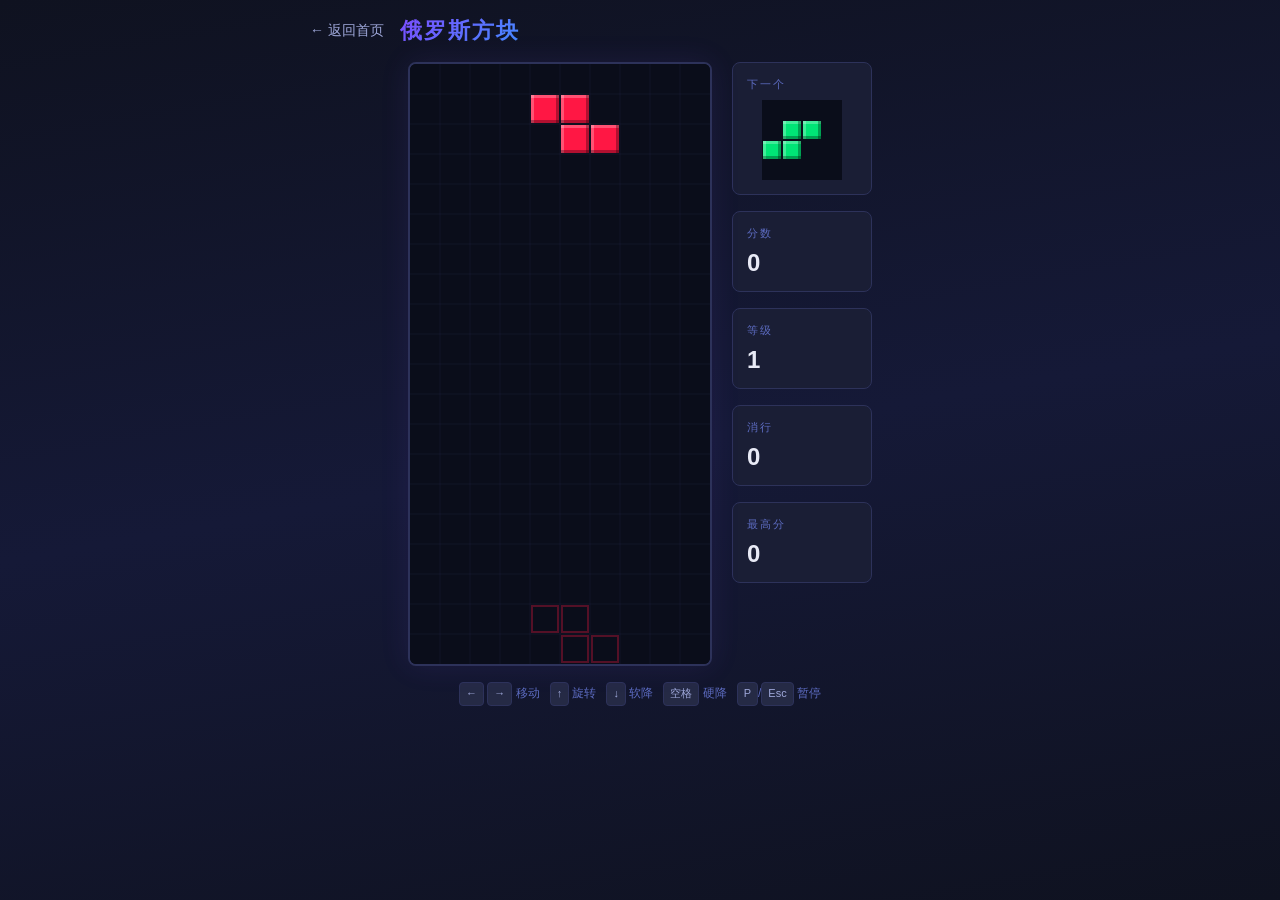
<file: games/tetris.html>
<!DOCTYPE html>
<html lang="zh-CN">
<head>
<meta charset="UTF-8">
<meta name="viewport" content="width=device-width, initial-scale=1.0">
<title>俄罗斯方块</title>
<style>
*, *::before, *::after { margin: 0; padding: 0; box-sizing: border-box; }

:root {
  --bg-primary: #0f1220;
  --bg-secondary: #1a1e35;
  --bg-tertiary: #252a45;
  --text-primary: #e8eaf6;
  --text-secondary: #9fa8da;
  --text-muted: #5c6bc0;
  --accent: #7c4dff;
  --accent-glow: rgba(124, 77, 255, 0.4);
  --border: #2d325a;
  --cell-size: 30px;
  --preview-cell: 20px;
  --font-stack: "PingFang SC", "Microsoft YaHei", "Noto Sans SC", sans-serif;
}

html, body {
  width: 100%; height: 100%;
  background: var(--bg-primary);
  color: var(--text-primary);
  font-family: var(--font-stack);
  overflow-x: hidden;
}

body {
  display: flex;
  flex-direction: column;
  align-items: center;
  min-height: 100vh;
  background: linear-gradient(170deg, #0f1220 0%, #151937 50%, #0f1220 100%);
}

/* Header */
.header {
  width: 100%;
  max-width: 700px;
  display: flex;
  align-items: center;
  padding: 16px 20px;
  gap: 16px;
}

.back-link {
  color: var(--text-secondary);
  text-decoration: none;
  font-size: 14px;
  transition: color 0.2s;
  white-space: nowrap;
}
.back-link:hover { color: var(--accent); }

.header h1 {
  font-size: 22px;
  font-weight: 700;
  letter-spacing: 2px;
  background: linear-gradient(135deg, #7c4dff, #448aff);
  -webkit-background-clip: text;
  -webkit-text-fill-color: transparent;
  background-clip: text;
}

/* Main layout */
.game-container {
  display: flex;
  gap: 20px;
  align-items: flex-start;
  padding: 0 20px;
}

/* Game board */
.board-wrapper {
  position: relative;
  border: 2px solid var(--border);
  border-radius: 8px;
  overflow: hidden;
  box-shadow: 0 0 30px rgba(124, 77, 255, 0.1), inset 0 0 60px rgba(0,0,0,0.3);
  background: #0a0d1a;
}

#game-canvas {
  display: block;
}

/* Side panel */
.side-panel {
  display: flex;
  flex-direction: column;
  gap: 16px;
  min-width: 140px;
}

.panel-box {
  background: var(--bg-secondary);
  border: 1px solid var(--border);
  border-radius: 8px;
  padding: 14px;
}

.panel-box .label {
  font-size: 11px;
  text-transform: uppercase;
  letter-spacing: 2px;
  color: var(--text-muted);
  margin-bottom: 8px;
}

.panel-box .value {
  font-size: 24px;
  font-weight: 700;
  color: var(--text-primary);
  font-variant-numeric: tabular-nums;
}

/* Next piece preview */
.preview-wrapper {
  display: flex;
  justify-content: center;
  align-items: center;
  min-height: 80px;
}

#preview-canvas {
  display: block;
}

/* Pause indicator */
.pause-indicator {
  display: none;
  position: absolute;
  top: 50%;
  left: 50%;
  transform: translate(-50%, -50%);
  background: rgba(15, 18, 32, 0.85);
  border: 1px solid var(--accent);
  border-radius: 12px;
  padding: 20px 32px;
  text-align: center;
  z-index: 10;
  box-shadow: 0 0 40px var(--accent-glow);
}
.pause-indicator.visible { display: block; }
.pause-indicator h2 {
  font-size: 20px;
  color: var(--accent);
  margin-bottom: 6px;
}
.pause-indicator p {
  font-size: 13px;
  color: var(--text-secondary);
}

/* Game over overlay */
.overlay {
  display: none;
  position: fixed;
  inset: 0;
  background: rgba(10, 13, 26, 0.88);
  z-index: 100;
  justify-content: center;
  align-items: center;
  backdrop-filter: blur(6px);
}
.overlay.visible { display: flex; }

.overlay-card {
  background: var(--bg-secondary);
  border: 1px solid var(--border);
  border-radius: 16px;
  padding: 36px 44px;
  text-align: center;
  box-shadow: 0 0 60px rgba(124, 77, 255, 0.15);
  max-width: 340px;
  width: 90%;
}

.overlay-card h2 {
  font-size: 26px;
  margin-bottom: 20px;
  background: linear-gradient(135deg, #ff5252, #ff7c4dff);
  -webkit-background-clip: text;
  -webkit-text-fill-color: transparent;
  background-clip: text;
}

.overlay-card .stat {
  display: flex;
  justify-content: space-between;
  padding: 10px 0;
  border-bottom: 1px solid var(--border);
  font-size: 15px;
}
.overlay-card .stat:last-of-type { border-bottom: none; }
.overlay-card .stat .stat-label { color: var(--text-secondary); }
.overlay-card .stat .stat-value { color: var(--text-primary); font-weight: 700; }

.btn-restart {
  margin-top: 24px;
  padding: 12px 36px;
  background: linear-gradient(135deg, #7c4dff, #536dfe);
  color: #fff;
  border: none;
  border-radius: 8px;
  font-size: 16px;
  font-family: var(--font-stack);
  cursor: pointer;
  transition: transform 0.15s, box-shadow 0.15s;
  box-shadow: 0 4px 20px var(--accent-glow);
}
.btn-restart:hover {
  transform: translateY(-1px);
  box-shadow: 0 6px 28px var(--accent-glow);
}
.btn-restart:active { transform: translateY(0); }

/* Mobile controls */
.mobile-controls {
  display: none;
  width: 100%;
  max-width: 500px;
  padding: 12px 20px 24px;
  gap: 8px;
  justify-content: center;
}

.ctrl-btn {
  flex: 1;
  max-width: 80px;
  aspect-ratio: 1;
  background: var(--bg-tertiary);
  border: 1px solid var(--border);
  border-radius: 12px;
  color: var(--text-primary);
  font-size: 22px;
  display: flex;
  align-items: center;
  justify-content: center;
  cursor: pointer;
  user-select: none;
  -webkit-user-select: none;
  touch-action: manipulation;
  transition: background 0.1s;
}
.ctrl-btn:active {
  background: var(--accent);
  box-shadow: 0 0 16px var(--accent-glow);
}
.ctrl-btn.hard-drop {
  background: linear-gradient(135deg, #7c4dff33, #536dfe33);
  border-color: var(--accent);
  font-size: 14px;
  font-weight: 700;
  letter-spacing: 1px;
}

/* Responsive */
@media (max-width: 600px) {
  :root {
    --cell-size: 24px;
    --preview-cell: 16px;
  }
  .game-container { gap: 12px; padding: 0 10px; }
  .side-panel { min-width: 100px; gap: 10px; }
  .panel-box { padding: 10px; }
  .panel-box .value { font-size: 18px; }
  .header { padding: 12px 10px; }
  .header h1 { font-size: 18px; }
  .mobile-controls { display: flex; }
}

@media (max-width: 400px) {
  :root { --cell-size: 20px; --preview-cell: 14px; }
}

/* Keyboard hints */
.controls-hint {
  margin-top: 16px;
  padding: 0 20px 20px;
  max-width: 700px;
  width: 100%;
}
.controls-hint p {
  font-size: 12px;
  color: var(--text-muted);
  text-align: center;
  line-height: 1.8;
}
.controls-hint kbd {
  display: inline-block;
  background: var(--bg-tertiary);
  border: 1px solid var(--border);
  border-radius: 4px;
  padding: 1px 6px;
  font-size: 11px;
  font-family: var(--font-stack);
  color: var(--text-secondary);
}

@media (max-width: 600px) {
  .controls-hint { display: none; }
}
</style>
</head>
<body>

<header class="header">
  <a href="../index.html" class="back-link">← 返回首页</a>
  <h1>俄罗斯方块</h1>
</header>

<div class="game-container">
  <div class="board-wrapper">
    <canvas id="game-canvas"></canvas>
    <div class="pause-indicator" id="pause-indicator">
      <h2>已暂停</h2>
      <p>按空格键继续</p>
    </div>
  </div>

  <div class="side-panel">
    <div class="panel-box">
      <div class="label">下一个</div>
      <div class="preview-wrapper">
        <canvas id="preview-canvas"></canvas>
      </div>
    </div>
    <div class="panel-box">
      <div class="label">分数</div>
      <div class="value" id="score-display">0</div>
    </div>
    <div class="panel-box">
      <div class="label">等级</div>
      <div class="value" id="level-display">1</div>
    </div>
    <div class="panel-box">
      <div class="label">消行</div>
      <div class="value" id="lines-display">0</div>
    </div>
    <div class="panel-box">
      <div class="label">最高分</div>
      <div class="value" id="highscore-display">0</div>
    </div>
  </div>
</div>

<div class="controls-hint">
  <p>
    <kbd>←</kbd> <kbd>→</kbd> 移动 &nbsp;
    <kbd>↑</kbd> 旋转 &nbsp;
    <kbd>↓</kbd> 软降 &nbsp;
    <kbd>空格</kbd> 硬降 &nbsp; <kbd>P</kbd>/<kbd>Esc</kbd> 暂停
  </p>
</div>

<div class="mobile-controls" id="mobile-controls">
  <button class="ctrl-btn" data-action="left">←</button>
  <button class="ctrl-btn" data-action="rotate">↻</button>
  <button class="ctrl-btn" data-action="down">↓</button>
  <button class="ctrl-btn" data-action="right">→</button>
  <button class="ctrl-btn hard-drop" data-action="drop">硬降</button>
</div>

<div class="overlay" id="game-over-overlay">
  <div class="overlay-card">
    <h2>游戏结束</h2>
    <div class="stat">
      <span class="stat-label">分数</span>
      <span class="stat-value" id="final-score">0</span>
    </div>
    <div class="stat">
      <span class="stat-label">最高分</span>
      <span class="stat-value" id="final-highscore">0</span>
    </div>
    <div class="stat">
      <span class="stat-label">消行</span>
      <span class="stat-value" id="final-lines">0</span>
    </div>
    <div class="stat">
      <span class="stat-label">等级</span>
      <span class="stat-value" id="final-level">1</span>
    </div>
    <button class="btn-restart" id="btn-restart">重新开始</button>
  </div>
</div>

<script src="../js/game-stats.js"></script>
<script>
(function() {
  'use strict';

  // ─── Constants ───
  const COLS = 10;
  const ROWS = 20;
  const SCORE_TABLE = [0, 100, 300, 500, 800];
  const LINES_PER_LEVEL = 10;
  const BASE_DROP_INTERVAL = 1000; // ms
  const MIN_DROP_INTERVAL = 50;

  // Piece colors
  const COLORS = {
    I: '#00e5ff',
    O: '#ffea00',
    T: '#d500f9',
    S: '#00e676',
    Z: '#ff1744',
    J: '#2979ff',
    L: '#ff9100'
  };

  const GLOW_COLORS = {
    I: 'rgba(0, 229, 255, 0.5)',
    O: 'rgba(255, 234, 0, 0.5)',
    T: 'rgba(213, 0, 249, 0.5)',
    S: 'rgba(0, 230, 118, 0.5)',
    Z: 'rgba(255, 23, 68, 0.5)',
    J: 'rgba(41, 121, 255, 0.5)',
    L: 'rgba(255, 145, 0, 0.5)'
  };

  // Piece shapes: each is array of 4 rotation states, each state is array of [row, col] offsets
  const PIECES = {
    I: [
      [[0,0],[0,1],[0,2],[0,3]],
      [[0,0],[1,0],[2,0],[3,0]],
      [[0,0],[0,1],[0,2],[0,3]],
      [[0,0],[1,0],[2,0],[3,0]]
    ],
    O: [
      [[0,0],[0,1],[1,0],[1,1]],
      [[0,0],[0,1],[1,0],[1,1]],
      [[0,0],[0,1],[1,0],[1,1]],
      [[0,0],[0,1],[1,0],[1,1]]
    ],
    T: [
      [[0,0],[0,1],[0,2],[1,1]],
      [[0,0],[1,0],[2,0],[1,1]],
      [[1,0],[1,1],[1,2],[0,1]],
      [[0,0],[1,0],[2,0],[1,-1]]
    ],
    S: [
      [[0,1],[0,2],[1,0],[1,1]],
      [[0,0],[1,0],[1,1],[2,1]],
      [[0,1],[0,2],[1,0],[1,1]],
      [[0,0],[1,0],[1,1],[2,1]]
    ],
    Z: [
      [[0,0],[0,1],[1,1],[1,2]],
      [[0,1],[1,0],[1,1],[2,0]],
      [[0,0],[0,1],[1,1],[1,2]],
      [[0,1],[1,0],[1,1],[2,0]]
    ],
    J: [
      [[0,0],[1,0],[1,1],[1,2]],
      [[0,0],[0,1],[1,0],[2,0]],
      [[0,0],[0,1],[0,2],[1,2]],
      [[0,0],[1,0],[2,0],[2,-1]]
    ],
    L: [
      [[0,2],[1,0],[1,1],[1,2]],
      [[0,0],[1,0],[2,0],[2,1]],
      [[0,0],[0,1],[0,2],[1,0]],
      [[0,0],[0,1],[1,1],[2,1]]
    ]
  };

  const PIECE_TYPES = ['I','O','T','S','Z','J','L'];

  // ─── DOM Elements ───
  const gameCanvas = document.getElementById('game-canvas');
  const ctx = gameCanvas.getContext('2d');
  const previewCanvas = document.getElementById('preview-canvas');
  const pCtx = previewCanvas.getContext('2d');
  const scoreDisplay = document.getElementById('score-display');
  const levelDisplay = document.getElementById('level-display');
  const linesDisplay = document.getElementById('lines-display');
  const highscoreDisplay = document.getElementById('highscore-display');
  const pauseIndicator = document.getElementById('pause-indicator');
  const overlay = document.getElementById('game-over-overlay');
  const finalScore = document.getElementById('final-score');
  const finalHighscore = document.getElementById('final-highscore');
  const finalLines = document.getElementById('final-lines');
  const finalLevel = document.getElementById('final-level');
  const btnRestart = document.getElementById('btn-restart');

  // ─── Sizing ───
  function getCellSize() {
    return parseInt(getComputedStyle(document.documentElement).getPropertyValue('--cell-size')) || 30;
  }
  function getPreviewCell() {
    return parseInt(getComputedStyle(document.documentElement).getPropertyValue('--preview-cell')) || 20;
  }

  function resizeCanvases() {
    const cell = getCellSize();
    gameCanvas.width = COLS * cell;
    gameCanvas.height = ROWS * cell;
    previewCanvas.width = 4 * getPreviewCell();
    previewCanvas.height = 4 * getPreviewCell();
  }

  // ─── Game State ───
  let board = [];
  let currentPiece = null;
  let nextPieceType = null;
  let score = 0;
  let level = 1;
  let lines = 0;
  let highScore = 0;
  let gameOver = false;
  let paused = false;
  let dropTimer = 0;
  let lastTime = 0;
  let animationId = null;

  // ─── Board ───
  function createBoard() {
    board = [];
    for (let r = 0; r < ROWS; r++) {
      board.push(new Array(COLS).fill(null));
    }
  }

  // ─── Piece ───
  function randomPieceType() {
    return PIECE_TYPES[Math.floor(Math.random() * PIECE_TYPES.length)];
  }

  function createPiece(type) {
    return {
      type: type,
      rotation: 0,
      row: 0,
      col: Math.floor(COLS / 2) - 1
    };
  }

  function getPieceCells(piece) {
    const shape = PIECES[piece.type][piece.rotation];
    return shape.map(([dr, dc]) => [piece.row + dr, piece.col + dc]);
  }

  function isValid(piece) {
    const cells = getPieceCells(piece);
    for (const [r, c] of cells) {
      if (c < 0 || c >= COLS || r >= ROWS) return false;
      if (r >= 0 && board[r][c] !== null) return false;
    }
    return true;
  }

  function lockPiece() {
    const cells = getPieceCells(currentPiece);
    for (const [r, c] of cells) {
      if (r >= 0 && r < ROWS && c >= 0 && c < COLS) {
        board[r][c] = currentPiece.type;
      }
    }
  }

  // ─── Line Clearing ───
  function clearLines() {
    let cleared = 0;
    for (let r = ROWS - 1; r >= 0; r--) {
      if (board[r].every(cell => cell !== null)) {
        board.splice(r, 1);
        board.unshift(new Array(COLS).fill(null));
        cleared++;
        r++; // recheck same row index
      }
    }
    if (cleared > 0) {
      score += SCORE_TABLE[cleared] * level;
      lines += cleared;
      const newLevel = Math.floor(lines / LINES_PER_LEVEL) + 1;
      if (newLevel > level) {
        level = newLevel;
      }
      updateDisplay();
    }
  }

  // ─── Drop Speed ───
  function getDropInterval() {
    const interval = BASE_DROP_INTERVAL - (level - 1) * 80;
    return Math.max(interval, MIN_DROP_INTERVAL);
  }

  // ─── Spawn ───
  function spawnPiece() {
    const type = nextPieceType || randomPieceType();
    nextPieceType = randomPieceType();
    currentPiece = createPiece(type);

    if (!isValid(currentPiece)) {
      // Try moving up
      currentPiece.row = -1;
      if (!isValid(currentPiece)) {
        endGame();
        return;
      }
    }
    drawPreview();
  }

  // ─── Movement ───
  function moveLeft() {
    if (gameOver || paused) return;
    currentPiece.col--;
    if (!isValid(currentPiece)) currentPiece.col++;
  }

  function moveRight() {
    if (gameOver || paused) return;
    currentPiece.col++;
    if (!isValid(currentPiece)) currentPiece.col--;
  }

  function moveDown() {
    if (gameOver || paused) return false;
    currentPiece.row++;
    if (!isValid(currentPiece)) {
      currentPiece.row--;
      return false;
    }
    return true;
  }

  function rotate() {
    if (gameOver || paused) return;
    currentPiece.rotation = (currentPiece.rotation + 1) % 4;
    if (!isValid(currentPiece)) {
      // Wall kick: try shifting left/right
      currentPiece.col--;
      if (!isValid(currentPiece)) {
        currentPiece.col += 2;
        if (!isValid(currentPiece)) {
          currentPiece.col--;
          currentPiece.rotation = (currentPiece.rotation + 3) % 4;
        }
      }
    }
  }

  function hardDrop() {
    if (gameOver || paused) return;
    let dropped = 0;
    while (true) {
      currentPiece.row++;
      if (!isValid(currentPiece)) {
        currentPiece.row--;
        break;
      }
      dropped++;
    }
    score += dropped * 2;
    updateDisplay();
    placePiece();
  }

  function placePiece() {
    lockPiece();
    clearLines();
    spawnPiece();
    dropTimer = 0;
  }

  // ─── Game Loop ───
  function gameLoop(timestamp) {
    if (gameOver) return;

    if (!lastTime) lastTime = timestamp;
    const delta = timestamp - lastTime;
    lastTime = timestamp;

    if (!paused) {
      dropTimer += delta;
      if (dropTimer >= getDropInterval()) {
        dropTimer = 0;
        if (!moveDown()) {
          placePiece();
        }
      }
      draw();
    }

    animationId = requestAnimationFrame(gameLoop);
  }

  // ─── Drawing ───
  function drawCell(context, r, c, type, cellSize) {
    const x = c * cellSize;
    const y = r * cellSize;
    const color = COLORS[type];
    const glow = GLOW_COLORS[type];
    const pad = 1;

    // Main fill
    context.fillStyle = color;
    context.fillRect(x + pad, y + pad, cellSize - pad * 2, cellSize - pad * 2);

    // Inner highlight (top-left)
    context.fillStyle = 'rgba(255,255,255,0.25)';
    context.fillRect(x + pad, y + pad, cellSize - pad * 2, 3);
    context.fillRect(x + pad, y + pad, 3, cellSize - pad * 2);

    // Inner shadow (bottom-right)
    context.fillStyle = 'rgba(0,0,0,0.3)';
    context.fillRect(x + pad, y + cellSize - pad - 3, cellSize - pad * 2, 3);
    context.fillRect(x + cellSize - pad - 3, y + pad, 3, cellSize - pad * 2);

    // Glow effect
    context.shadowColor = glow;
    context.shadowBlur = 8;
    context.fillStyle = 'rgba(0,0,0,0)';
    context.fillRect(x + pad, y + pad, cellSize - pad * 2, cellSize - pad * 2);
    context.shadowBlur = 0;
  }

  function drawGhostCell(context, r, c, type, cellSize) {
    const x = c * cellSize;
    const y = r * cellSize;
    const pad = 1;
    context.strokeStyle = COLORS[type];
    context.globalAlpha = 0.3;
    context.lineWidth = 2;
    context.strokeRect(x + pad + 1, y + pad + 1, cellSize - pad * 2 - 2, cellSize - pad * 2 - 2);
    context.globalAlpha = 1.0;
  }

  function getGhostPiece() {
    const ghost = { ...currentPiece };
    while (true) {
      ghost.row++;
      if (!isValid(ghost)) {
        ghost.row--;
        break;
      }
    }
    return ghost;
  }

  function draw() {
    const cell = getCellSize();
    const w = gameCanvas.width;
    const h = gameCanvas.height;

    // Clear
    ctx.fillStyle = '#0a0d1a';
    ctx.fillRect(0, 0, w, h);

    // Grid lines
    ctx.strokeStyle = 'rgba(45, 50, 90, 0.4)';
    ctx.lineWidth = 0.5;
    for (let c = 1; c < COLS; c++) {
      ctx.beginPath();
      ctx.moveTo(c * cell, 0);
      ctx.lineTo(c * cell, h);
      ctx.stroke();
    }
    for (let r = 1; r < ROWS; r++) {
      ctx.beginPath();
      ctx.moveTo(0, r * cell);
      ctx.lineTo(w, r * cell);
      ctx.stroke();
    }

    // Locked cells
    for (let r = 0; r < ROWS; r++) {
      for (let c = 0; c < COLS; c++) {
        if (board[r][c] !== null) {
          drawCell(ctx, r, c, board[r][c], cell);
        }
      }
    }

    if (currentPiece && !gameOver) {
      // Ghost piece
      const ghost = getGhostPiece();
      const ghostCells = getPieceCells(ghost);
      for (const [r, c] of ghostCells) {
        if (r >= 0) drawGhostCell(ctx, r, c, currentPiece.type, cell);
      }

      // Current piece
      const cells = getPieceCells(currentPiece);
      for (const [r, c] of cells) {
        if (r >= 0) drawCell(ctx, r, c, currentPiece.type, cell);
      }
    }
  }

  function drawPreview() {
    const cell = getPreviewCell();
    const w = previewCanvas.width;
    const h = previewCanvas.height;

    pCtx.fillStyle = '#0a0d1a';
    pCtx.fillRect(0, 0, w, h);

    if (!nextPieceType) return;

    const shape = PIECES[nextPieceType][0];
    // Center the piece in preview
    let minR = Infinity, maxR = -Infinity, minC = Infinity, maxC = -Infinity;
    for (const [dr, dc] of shape) {
      minR = Math.min(minR, dr);
      maxR = Math.max(maxR, dr);
      minC = Math.min(minC, dc);
      maxC = Math.max(maxC, dc);
    }
    const pieceH = maxR - minR + 1;
    const pieceW = maxC - minC + 1;
    const offsetR = Math.floor((4 - pieceH) / 2) - minR;
    const offsetC = Math.floor((4 - pieceW) / 2) - minC;

    for (const [dr, dc] of shape) {
      drawCell(pCtx, dr + offsetR, dc + offsetC, nextPieceType, cell);
    }
  }

  // ─── Display ───
  function updateDisplay() {
    scoreDisplay.textContent = score;
    levelDisplay.textContent = level;
    linesDisplay.textContent = lines;
    if (score > highScore) {
      highScore = score;
      saveHighScore();
    }
    highscoreDisplay.textContent = highScore;
  }

  // ─── High Score ───
  function loadHighScore() {
    try {
      const saved = localStorage.getItem('tetris_highscore');
      highScore = saved ? parseInt(saved, 10) || 0 : 0;
    } catch (e) {
      highScore = 0;
    }
    highscoreDisplay.textContent = highScore;
  }

  function saveHighScore() {
    try {
      localStorage.setItem('tetris_highscore', String(highScore));
    } catch (e) { /* ignore */ }
  }

  // ─── Game Over ───
  function endGame() {
    gameOver = true;
    if (score > highScore) {
      highScore = score;
      saveHighScore();
    }
    finalScore.textContent = score;
    finalHighscore.textContent = highScore;
    finalLines.textContent = lines;
    finalLevel.textContent = level;
    if (window.GameStats) GameStats.record('tetris', score);
    overlay.classList.add('visible');
  }

  // ─── Pause ───
  function togglePause() {
    if (gameOver) return;
    paused = !paused;
    if (paused) {
      pauseIndicator.classList.add('visible');
    } else {
      pauseIndicator.classList.remove('visible');
      lastTime = 0;
    }
  }

  // ─── Restart ───
  function restart() {
    gameOver = false;
    paused = false;
    score = 0;
    level = 1;
    lines = 0;
    dropTimer = 0;
    lastTime = 0;
    createBoard();
    nextPieceType = randomPieceType();
    spawnPiece();
    updateDisplay();
    overlay.classList.remove('visible');
    pauseIndicator.classList.remove('visible');
    if (animationId) cancelAnimationFrame(animationId);
    animationId = requestAnimationFrame(gameLoop);
  }

  // ─── Input ───
  document.addEventListener('keydown', function(e) {
    if (gameOver && e.key !== 'Enter') return;

    switch (e.key) {
      case 'ArrowLeft':
        e.preventDefault();
        moveLeft();
        break;
      case 'ArrowRight':
        e.preventDefault();
        moveRight();
        break;
      case 'ArrowDown':
        e.preventDefault();
        if (moveDown()) {
          score += 1;
          updateDisplay();
        }
        dropTimer = 0;
        break;
      case 'ArrowUp':
        e.preventDefault();
        rotate();
        break;
      case ' ':
        e.preventDefault();
        if (gameOver) {
          restart();
        } else {
          // Check if it should be pause or hard drop
          // Single press = hard drop during play, but we use it for pause too
          // Let's use: if game is active, hard drop. Use 'p' or 'Escape' for pause? 
          // Actually spec says space = hard drop AND space = pause. Let's do:
          // If piece is falling, space = hard drop. If we want pause, use 'p'.
          // Re-reading spec: "空格键暂停/继续" and "空格 硬降（直接落底）"
          // Conflict. Let's use: space = hard drop during play, and 'p' or 'Escape' for pause.
          // Actually let me re-read: the spec says both. Let me use space for hard drop
          // and 'p' for pause to avoid conflict.
          hardDrop();
        }
        break;
      case 'p':
      case 'P':
      case 'Escape':
        e.preventDefault();
        togglePause();
        break;
      case 'Enter':
        if (gameOver) {
          e.preventDefault();
          restart();
        }
        break;
    }
  });

  // Mobile controls
  document.querySelectorAll('.ctrl-btn').forEach(btn => {
    btn.addEventListener('touchstart', function(e) {
      e.preventDefault();
      const action = this.dataset.action;
      switch (action) {
        case 'left': moveLeft(); break;
        case 'right': moveRight(); break;
        case 'down':
          if (moveDown()) { score += 1; updateDisplay(); }
          dropTimer = 0;
          break;
        case 'rotate': rotate(); break;
        case 'drop': hardDrop(); break;
      }
    });
    // Also handle click for mouse testing
    btn.addEventListener('click', function(e) {
      const action = this.dataset.action;
      switch (action) {
        case 'left': moveLeft(); break;
        case 'right': moveRight(); break;
        case 'down':
          if (moveDown()) { score += 1; updateDisplay(); }
          dropTimer = 0;
          break;
        case 'rotate': rotate(); break;
        case 'drop': hardDrop(); break;
      }
    });
  });

  // Restart button
  btnRestart.addEventListener('click', restart);

  // Resize handling
  window.addEventListener('resize', function() {
    resizeCanvases();
    draw();
    drawPreview();
  });

  // ─── Init ───
  function init() {
    resizeCanvases();
    loadHighScore();
    restart();
  }

  init();
})();
</script>
</body>
</html>
</file>
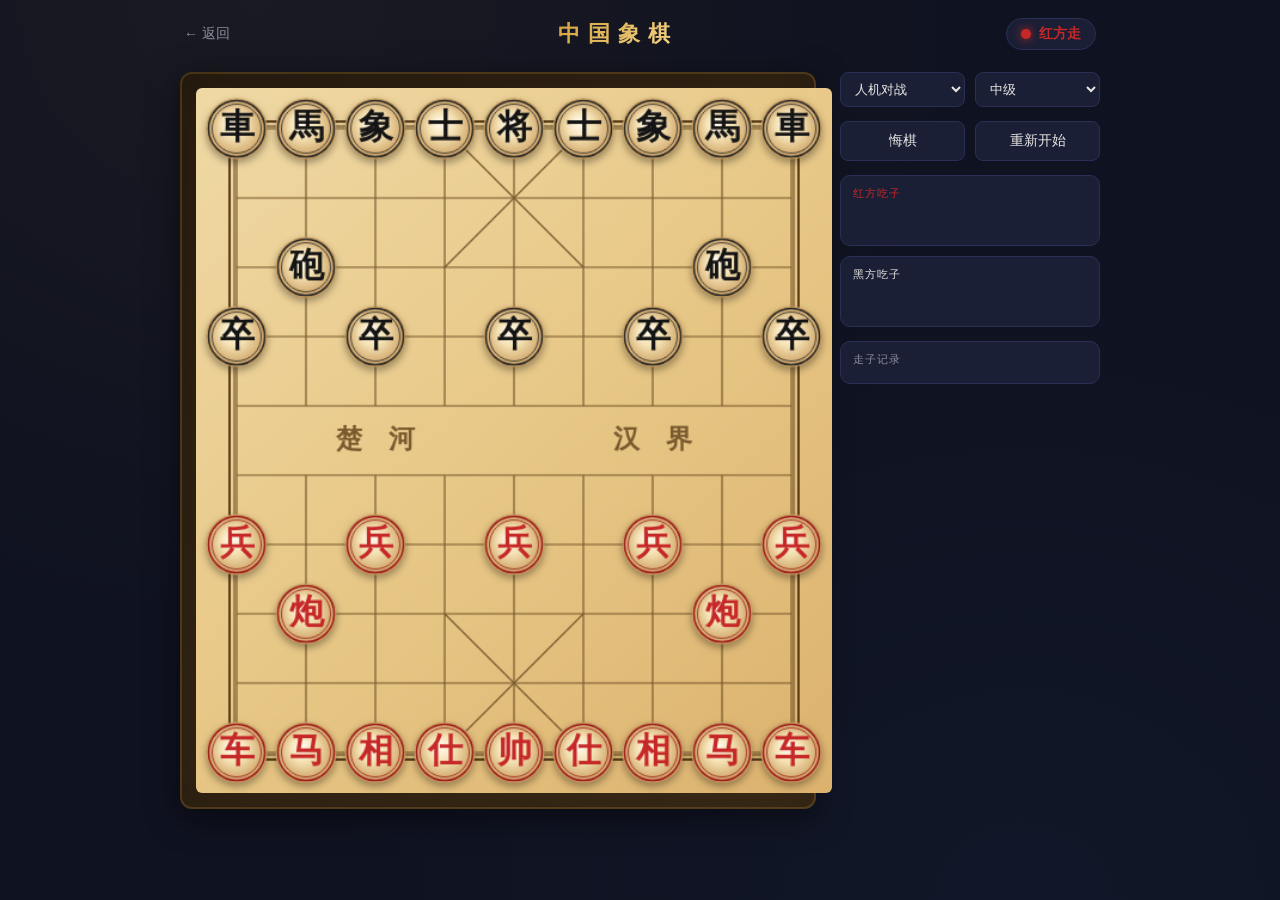
<file: games/xiangqi.html>
<!DOCTYPE html>
<html lang="zh-CN">
<head>
<meta charset="UTF-8">
<meta name="viewport" content="width=device-width, initial-scale=1.0, user-scalable=no">
<title>中国象棋</title>
<style id="css-placeholder">
*, *::before, *::after { margin: 0; padding: 0; box-sizing: border-box; }

:root {
  --bg: #0f1220;
  --wood: #e8c887;
  --wood-dark: #c59858;
  --wood-line: #7a5a2e;
  --red: #c62828;
  --red-dark: #8e1a1a;
  --black: #1a1a1a;
  --black-ink: #141414;
  --gold: #d4a23c;
  --accent: #4a9eff;
  --panel: #1a1f35;
  --border: #2a2f55;
  --text: #e8e6e3;
  --text-dim: #8a8d9b;
}

html, body {
  height: 100%;
  background: var(--bg);
  color: var(--text);
  font-family: "PingFang SC", "Microsoft YaHei", "KaiTi", "STKaiti", serif;
  overflow-x: hidden;
}

#app {
  width: 100%;
  min-height: 100vh;
  display: flex;
  flex-direction: column;
  align-items: center;
  background:
    radial-gradient(ellipse at 20% 0%, rgba(212,162,60,0.05) 0%, transparent 50%),
    radial-gradient(ellipse at 80% 100%, rgba(74,158,255,0.04) 0%, transparent 50%);
}

/* Top bar */
.topbar {
  width: 100%;
  max-width: 960px;
  display: flex;
  align-items: center;
  justify-content: space-between;
  padding: 18px 24px 12px;
  gap: 12px;
}

.back {
  color: var(--text-dim);
  text-decoration: none;
  font-size: 14px;
  transition: color .2s;
  flex-shrink: 0;
}
.back:hover { color: var(--gold); }

.title {
  font-size: 22px;
  font-weight: 700;
  letter-spacing: 8px;
  background: linear-gradient(135deg, #d4a23c, #f5d58a);
  -webkit-background-clip: text;
  -webkit-text-fill-color: transparent;
  background-clip: text;
}

.turn-indicator {
  display: flex;
  align-items: center;
  gap: 8px;
  font-size: 14px;
  font-weight: 600;
  padding: 6px 14px;
  background: var(--panel);
  border: 1px solid var(--border);
  border-radius: 20px;
  flex-shrink: 0;
}
.turn-indicator .dot {
  width: 10px; height: 10px;
  border-radius: 50%;
  background: var(--red);
  box-shadow: 0 0 10px var(--red);
  animation: pulse 1.5s ease-in-out infinite;
}
.turn-indicator.black .dot {
  background: var(--text);
  box-shadow: 0 0 10px var(--text);
}
.turn-indicator.red #turnText { color: var(--red); }
.turn-indicator.black #turnText { color: var(--text); }
@keyframes pulse {
  0%, 100% { opacity: 1; transform: scale(1); }
  50% { opacity: 0.5; transform: scale(0.85); }
}

/* Main */
main {
  width: 100%;
  max-width: 960px;
  padding: 10px 20px 30px;
  display: grid;
  grid-template-columns: minmax(0, 1fr) 260px;
  gap: 24px;
  align-items: start;
}

.board-wrap {
  background: linear-gradient(135deg, #2a1e10 0%, #3d2c18 100%);
  border-radius: 12px;
  padding: 16px;
  box-shadow:
    0 8px 32px rgba(0,0,0,0.5),
    inset 0 0 0 2px rgba(212,162,60,0.2),
    inset 0 0 60px rgba(0,0,0,0.25);
}

canvas#board {
  display: block;
  width: 100%;
  height: auto;
  border-radius: 6px;
  cursor: pointer;
}

/* Panel */
.panel {
  display: flex;
  flex-direction: column;
  gap: 14px;
}

.panel-row {
  display: flex;
  gap: 10px;
}

.btn {
  flex: 1;
  padding: 10px 14px;
  background: var(--panel);
  color: var(--text);
  border: 1px solid var(--border);
  border-radius: 8px;
  font-size: 14px;
  font-family: inherit;
  font-weight: 500;
  cursor: pointer;
  transition: all .15s;
}
.btn:hover {
  background: #252b48;
  border-color: rgba(74,158,255,0.3);
  color: var(--accent);
}
.btn:active { transform: scale(0.97); }

.select-wrap {
  display: flex;
  gap: 10px;
}
.select {
  flex: 1;
  padding: 8px 10px;
  background: var(--panel);
  color: var(--text);
  border: 1px solid var(--border);
  border-radius: 8px;
  font-size: 13px;
  font-family: inherit;
  cursor: pointer;
  outline: none;
}
.select:focus { border-color: rgba(74,158,255,0.5); }
.select option { background: var(--panel); }

.thinking-indicator {
  display: none;
  align-items: center;
  gap: 8px;
  padding: 8px 14px;
  background: var(--panel);
  border: 1px solid var(--border);
  border-radius: 8px;
  font-size: 13px;
  color: var(--text-dim);
}
.thinking-indicator.active { display: flex; }
.thinking-indicator .spinner {
  width: 14px; height: 14px;
  border: 2px solid var(--border);
  border-top-color: var(--accent);
  border-radius: 50%;
  animation: spin 0.8s linear infinite;
}
@keyframes spin { to { transform: rotate(360deg); } }

.captured-row {
  display: flex;
  flex-direction: column;
  gap: 10px;
}

.captured-box {
  background: var(--panel);
  border: 1px solid var(--border);
  border-radius: 10px;
  padding: 10px 12px;
}
.cap-label {
  display: block;
  font-size: 11px;
  color: var(--text-dim);
  margin-bottom: 6px;
  letter-spacing: 1px;
  text-transform: uppercase;
}
.red-cap .cap-label { color: var(--red); }
.black-cap .cap-label { color: var(--text); }
.cap-list {
  display: flex;
  flex-wrap: wrap;
  gap: 4px;
  min-height: 28px;
}
.cap-piece {
  width: 26px; height: 26px;
  border-radius: 50%;
  display: flex;
  align-items: center;
  justify-content: center;
  font-size: 13px;
  font-weight: 700;
  font-family: "KaiTi", "STKaiti", serif;
  background: #f0e6d2;
  border: 1.5px solid;
}
.red-cap .cap-piece {
  color: var(--red);
  border-color: var(--red-dark);
}
.black-cap .cap-piece {
  color: var(--black-ink);
  border-color: #333;
}

.history-box {
  background: var(--panel);
  border: 1px solid var(--border);
  border-radius: 10px;
  padding: 10px 12px;
  max-height: 280px;
  display: flex;
  flex-direction: column;
}
.history-list {
  flex: 1;
  overflow-y: auto;
  font-size: 13px;
  line-height: 1.9;
  color: var(--text-dim);
  font-family: "Consolas", "Monaco", monospace;
}
.history-list .move-num { color: var(--gold); margin-right: 6px; }
.history-list .move-red { color: var(--red); }
.history-list .move-black { color: var(--text); }
.history-list::-webkit-scrollbar { width: 5px; }
.history-list::-webkit-scrollbar-track { background: transparent; }
.history-list::-webkit-scrollbar-thumb { background: var(--border); border-radius: 3px; }

/* Responsive */
@media (max-width: 820px) {
  main {
    grid-template-columns: 1fr;
  }
  .title { font-size: 18px; letter-spacing: 4px; }
  .topbar { padding: 14px 16px 8px; }
}

/* Game Over Overlay */
.game-over-overlay {
  position: fixed;
  inset: 0;
  background: rgba(10,12,24,0.88);
  backdrop-filter: blur(8px);
  display: flex;
  align-items: center;
  justify-content: center;
  z-index: 100;
}
.game-over-overlay.hidden { display: none; }

.over-card {
  background: linear-gradient(180deg, #1e2342 0%, #141830 100%);
  border: 1px solid var(--border);
  border-radius: 18px;
  padding: 40px 56px;
  text-align: center;
  box-shadow: 0 20px 80px rgba(0,0,0,0.6);
  animation: popIn 0.3s ease-out;
}
@keyframes popIn {
  from { opacity: 0; transform: scale(0.9); }
  to { opacity: 1; transform: scale(1); }
}
.over-card h2 {
  font-size: 34px;
  font-weight: 800;
  letter-spacing: 4px;
  margin-bottom: 12px;
  background: linear-gradient(135deg, #d4a23c, #f5d58a);
  -webkit-background-clip: text;
  -webkit-text-fill-color: transparent;
  background-clip: text;
}
.over-card .tip {
  font-size: 15px;
  color: var(--text-dim);
  margin-bottom: 24px;
}

.btn-primary {
  padding: 12px 36px;
  background: linear-gradient(135deg, #d4a23c, #b8862e);
  color: #1a1500;
  border: none;
  border-radius: 8px;
  font-size: 16px;
  font-weight: 700;
  font-family: inherit;
  letter-spacing: 2px;
  cursor: pointer;
  transition: all .15s;
}
.btn-primary:hover {
  transform: translateY(-1px);
  box-shadow: 0 6px 24px rgba(212,162,60,0.3);
}
.btn-primary:active { transform: translateY(0); }
</style>
</head>
<body>
  <div id="app">
    <header class="topbar">
      <a class="back" href="../index.html">← 返回</a>
      <h1 class="title">中国象棋</h1>
      <div class="turn-indicator" id="turnInd">
        <span class="dot"></span><span id="turnText">红方走</span>
      </div>
    </header>
    <main>
      <div class="board-wrap">
        <canvas id="board"></canvas>
      </div>
      <div class="panel">
        <div class="select-wrap">
          <select class="select" id="modeSelect">
            <option value="pvp">双人对战</option>
            <option value="pvc" selected>人机对战</option>
          </select>
          <select class="select" id="diffSelect">
            <option value="easy">初级</option>
            <option value="medium" selected>中级</option>
            <option value="hard">高级</option>
          </select>
        </div>
        <div class="thinking-indicator" id="thinking">
          <span class="spinner"></span>
          <span>AI 思考中…</span>
        </div>
        <div class="panel-row">
          <button class="btn" id="undoBtn">悔棋</button>
          <button class="btn" id="resetBtn">重新开始</button>
        </div>
        <div class="captured-row">
          <div class="captured-box red-cap">
            <span class="cap-label">红方吃子</span>
            <div class="cap-list" id="redCap"></div>
          </div>
          <div class="captured-box black-cap">
            <span class="cap-label">黑方吃子</span>
            <div class="cap-list" id="blackCap"></div>
          </div>
        </div>
        <div class="history-box">
          <span class="cap-label">走子记录</span>
          <div class="history-list" id="historyList"></div>
        </div>
      </div>
    </main>
  </div>
  <div class="game-over-overlay hidden" id="overOvl">
    <div class="over-card">
      <h2 id="overTitle">红方胜</h2>
      <p class="tip" id="overTip"></p>
      <button class="btn-primary" id="overBtn">再来一局</button>
    </div>
  </div>
<script src="../js/game-stats.js"></script>
<script id="js-placeholder">
(() => {
'use strict';

/* =============================================================
   常量：棋盘尺寸、棋子类型、颜色
   ============================================================= */
const COLS = 9;    // 列数：9
const ROWS = 10;   // 行数：10（楚河汉界分上下各5行）
const CELL = 58;   // 每格像素
const MARGIN = 34; // 棋盘边缘留白
const BW = CELL * (COLS - 1) + MARGIN * 2;  // 画布宽
const BH = CELL * (ROWS - 1) + MARGIN * 2;  // 画布高

const RED   = 'r';
const BLACK = 'b';

// 棋子代号（单字母）
const P = {
  KING:    'K',   // 将/帅
  ADVISOR: 'A',   // 士/仕
  ELEPHANT:'E',   // 象/相
  HORSE:   'H',   // 马
  CHARIOT: 'R',   // 车（Rook）
  CANNON:  'C',   // 炮
  PAWN:    'P',   // 卒/兵
};

// 棋子显示名
const NAME_R = { K: '帅', A: '仕', E: '相', H: '马', R: '车', C: '炮', P: '兵' };
const NAME_B = { K: '将', A: '士', E: '象', H: '馬', R: '車', C: '砲', P: '卒' };

/* =============================================================
   Canvas 初始化
   ============================================================= */
const canvas = document.getElementById('board');
const ctx = canvas.getContext('2d');
const dpr = window.devicePixelRatio || 1;
// 逻辑尺寸固定，外部 CSS 控制显示大小
canvas.width  = BW * dpr;
canvas.height = BH * dpr;
canvas.style.width  = BW + 'px';
canvas.style.height = BH + 'px';
ctx.scale(dpr, dpr);

// DOM refs
const turnInd = document.getElementById('turnInd');
const turnText = document.getElementById('turnText');
const undoBtn = document.getElementById('undoBtn');
const resetBtn = document.getElementById('resetBtn');
const redCapEl = document.getElementById('redCap');
const blackCapEl = document.getElementById('blackCap');
const historyListEl = document.getElementById('historyList');
const overOvl = document.getElementById('overOvl');
const overTitle = document.getElementById('overTitle');
const overTip = document.getElementById('overTip');
const overBtn = document.getElementById('overBtn');

/* =============================================================
   游戏状态
   ============================================================= */
let board = [];        // 二维数组 [row][col] = null 或 {color, type}
let turn = RED;        // 当前走棋方
let selected = null;   // 当前选中棋子 {r,c}
let validMoves = [];   // 选中棋子的可走位置列表 [{r,c}]
let history = [];      // 走子历史，每条：{from:{r,c}, to:{r,c}, captured, pieceBefore, turnBefore}
let capturedRed = [];  // 红方吃掉的黑子 (记录type)
let capturedBlack = [];// 黑方吃掉的红子
let gameOver = false;
let kingPos = { r: null, b: null }; // 双方将/帅位置，便于判断对脸

/* =============================================================
   初始化棋盘（开局布阵）
   ============================================================= */
function newBoard() {
  board = Array.from({ length: ROWS }, () => Array(COLS).fill(null));

  // 黑方（上） row 0-4
  const backRow = [P.CHARIOT, P.HORSE, P.ELEPHANT, P.ADVISOR, P.KING, P.ADVISOR, P.ELEPHANT, P.HORSE, P.CHARIOT];
  for (let c = 0; c < COLS; c++) board[0][c] = { color: BLACK, type: backRow[c] };
  board[2][1] = { color: BLACK, type: P.CANNON };
  board[2][7] = { color: BLACK, type: P.CANNON };
  for (let c = 0; c < COLS; c += 2) board[3][c] = { color: BLACK, type: P.PAWN };
  kingPos.b = { r: 0, c: 4 };

  // 红方（下） row 5-9
  for (let c = 0; c < COLS; c++) board[9][c] = { color: RED, type: backRow[c] };
  board[7][1] = { color: RED, type: P.CANNON };
  board[7][7] = { color: RED, type: P.CANNON };
  for (let c = 0; c < COLS; c += 2) board[6][c] = { color: RED, type: P.PAWN };
  kingPos.r = { r: 9, c: 4 };
}

/* =============================================================
   辅助：在宫内 / 在己方半场
   ============================================================= */
const inPalace = (color, r, c) => {
  if (c < 3 || c > 5) return false;
  if (color === RED)  return r >= 7 && r <= 9;
  else                return r >= 0 && r <= 2;
};
const ownSide = (color, r) => color === RED ? r >= 5 : r <= 4;
const onBoard = (r, c) => r >= 0 && r < ROWS && c >= 0 && c < COLS;

/* =============================================================
   生成某棋子的"伪合法"移动列表（不考虑走后己方被将军）
   返回 [{r,c}]
   ============================================================= */
function pseudoMoves(r, c) {
  const p = board[r][c];
  if (!p) return [];
  const color = p.color, type = p.type;
  const res = [];
  const tryPush = (nr, nc) => {
    if (!onBoard(nr, nc)) return false;
    const t = board[nr][nc];
    if (!t || t.color !== color) res.push({ r: nr, c: nc });
    return !t; // 有子则此方向不能继续（车/炮除外）
  };

  switch (type) {
    /* ---------- 将/帅：宫内直线 1 步 ---------- */
    case P.KING: {
      const dirs = [[-1,0],[1,0],[0,-1],[0,1]];
      for (const [dr, dc] of dirs) {
        const nr = r + dr, nc = c + dc;
        if (inPalace(color, nr, nc)) {
          const t = board[nr][nc];
          if (!t || t.color !== color) res.push({ r: nr, c: nc });
        }
      }
      break;
    }
    /* ---------- 士/仕：宫内斜 1 步 ---------- */
    case P.ADVISOR: {
      const dirs = [[-1,-1],[-1,1],[1,-1],[1,1]];
      for (const [dr, dc] of dirs) {
        const nr = r + dr, nc = c + dc;
        if (inPalace(color, nr, nc)) {
          const t = board[nr][nc];
          if (!t || t.color !== color) res.push({ r: nr, c: nc });
        }
      }
      break;
    }
    /* ---------- 象/相：田字，不越河，塞象眼 ---------- */
    case P.ELEPHANT: {
      const dirs = [[-2,-2],[-2,2],[2,-2],[2,2]];
      for (const [dr, dc] of dirs) {
        const nr = r + dr, nc = c + dc;
        if (!onBoard(nr, nc)) continue;
        if (!ownSide(color, nr)) continue; // 不越河
        // 象眼
        const er = r + dr / 2, ec = c + dc / 2;
        if (board[er][ec]) continue;
        const t = board[nr][nc];
        if (!t || t.color !== color) res.push({ r: nr, c: nc });
      }
      break;
    }
    /* ---------- 马：日字，蹩马腿 ---------- */
    case P.HORSE: {
      const moves = [
        [-2,-1,-1,0],[-2,1,-1,0],
        [2,-1,1,0],[2,1,1,0],
        [-1,-2,0,-1],[1,-2,0,-1],
        [-1,2,0,1],[1,2,0,1],
      ];
      for (const [dr, dc, lr, lc] of moves) {
        const nr = r + dr, nc = c + dc;
        if (!onBoard(nr, nc)) continue;
        if (board[r + lr][c + lc]) continue; // 蹩腿
        const t = board[nr][nc];
        if (!t || t.color !== color) res.push({ r: nr, c: nc });
      }
      break;
    }
    /* ---------- 车：四方向直走，遇到子停下可吃 ---------- */
    case P.CHARIOT: {
      const dirs = [[-1,0],[1,0],[0,-1],[0,1]];
      for (const [dr, dc] of dirs) {
        for (let s = 1; s < 10; s++) {
          const nr = r + dr * s, nc = c + dc * s;
          if (!onBoard(nr, nc)) break;
          const t = board[nr][nc];
          if (!t) res.push({ r: nr, c: nc });
          else { if (t.color !== color) res.push({ r: nr, c: nc }); break; }
        }
      }
      break;
    }
    /* ---------- 炮：不走不吃直走；吃子需隔一子"炮架" ---------- */
    case P.CANNON: {
      const dirs = [[-1,0],[1,0],[0,-1],[0,1]];
      for (const [dr, dc] of dirs) {
        let jumped = false;
        for (let s = 1; s < 10; s++) {
          const nr = r + dr * s, nc = c + dc * s;
          if (!onBoard(nr, nc)) break;
          const t = board[nr][nc];
          if (!jumped) {
            if (!t) res.push({ r: nr, c: nc });
            else jumped = true;
          } else {
            if (t) { if (t.color !== color) res.push({ r: nr, c: nc }); break; }
          }
        }
      }
      break;
    }
    /* ---------- 兵/卒：过河前只能前进1步，过河后可左右 ---------- */
    case P.PAWN: {
      const forward = color === RED ? -1 : 1;
      // 前进一步
      const nr = r + forward;
      if (onBoard(nr, c)) {
        const t = board[nr][c];
        if (!t || t.color !== color) res.push({ r: nr, c });
      }
      // 左右（过河后）
      if (!ownSide(color, r)) {
        for (const dc of [-1, 1]) {
          const nc = c + dc;
          if (onBoard(r, nc)) {
            const t = board[r][nc];
            if (!t || t.color !== color) res.push({ r, c: nc });
          }
        }
      }
      break;
    }
  }
  return res;
}

/* =============================================================
   检查某方是否被将军（己方王是否正被对方攻击）
   或飞将（两王照面）
   ============================================================= */
function isInCheck(color) {
  // 1. 飞将（两王在同一列，且中间无子）
  const kr = kingPos[color], ko = kingPos[color === RED ? BLACK : RED];
  if (kr.c === ko.c) {
    let empty = true;
    const [a, b] = kr.r < ko.r ? [kr.r, ko.r] : [ko.r, kr.r];
    for (let r = a + 1; r < b; r++) {
      if (board[r][kr.c]) { empty = false; break; }
    }
    if (empty) return true;
  }
  // 2. 遍历对方所有子，看是否能攻击到己方王
  for (let r = 0; r < ROWS; r++) {
    for (let c = 0; c < COLS; c++) {
      const p = board[r][c];
      if (!p || p.color === color) continue;
      const ms = pseudoMoves(r, c);
      for (const m of ms) {
        if (m.r === kr.r && m.c === kr.c) return true;
      }
    }
  }
  return false;
}

/* =============================================================
   执行移动并回滚（用于"走完后是否被将军"的校验）
   ============================================================= */
function doMove(fr, fc, tr, tc) {
  const piece = board[fr][fc];
  const captured = board[tr][tc];
  board[tr][tc] = piece;
  board[fr][fc] = null;
  // 更新王位置
  if (piece.type === P.KING) kingPos[piece.color] = { r: tr, c: tc };
  if (captured && captured.type === P.KING) kingPos[captured.color] = { r: null, c: null };
  return { piece, captured };
}
function undoMove(fr, fc, tr, tc, piece, captured) {
  board[fr][fc] = piece;
  board[tr][tc] = captured;
  if (piece.type === P.KING) kingPos[piece.color] = { r: fr, c: fc };
  if (captured && captured.type === P.KING) kingPos[captured.color] = { r: tr, c: tc };
}

/* =============================================================
   真正"合法"的移动：伪合法 + 走后不被将军
   ============================================================= */
function legalMoves(r, c) {
  const moves = pseudoMoves(r, c);
  const p = board[r][c];
  if (!p) return [];
  const ok = [];
  for (const m of moves) {
    const { piece, captured } = doMove(r, c, m.r, m.c);
    const inCheck = isInCheck(p.color);
    undoMove(r, c, m.r, m.c, piece, captured);
    if (!inCheck) ok.push(m);
  }
  return ok;
}

/* =============================================================
   检查某方是否已无合法走步（困毙 / 将死）
   ============================================================= */
function hasAnyMove(color) {
  for (let r = 0; r < ROWS; r++) {
    for (let c = 0; c < COLS; c++) {
      const p = board[r][c];
      if (!p || p.color !== color) continue;
      if (legalMoves(r, c).length > 0) return true;
    }
  }
  return false;
}

/* =============================================================
   记录转换为中文走法
   ============================================================= */
function moveNotation(from, to, piece, captured) {
  const name = piece.color === RED ? NAME_R[piece.type] : NAME_B[piece.type];
  const col = (n) => piece.color === RED ? (9 - n) : (n + 1); // 传统记谱：红方右→左数1-9，黑方左→右1-9
  const fr = col(from.c), tr = col(to.c);
  const dr = to.r - from.r; // 红方向上 dr<0
  let action;
  const dirWord = piece.color === RED ? (dr < 0 ? '进' : (dr > 0 ? '退' : '平')) : (dr > 0 ? '进' : (dr < 0 ? '退' : '平'));
  const steps = Math.abs(dr);
  if (piece.type === P.CHARIOT || piece.type === P.CANNON || piece.type === P.PAWN) {
    if (from.c === to.c) action = `${dirWord}${steps || fr - tr || ''}`;
    else action = `平${tr}`;
    if (!action || action === dirWord) action = `${dirWord}${steps}`;
  } else if (piece.type === P.HORSE || piece.type === P.ELEPHANT || piece.type === P.ADVISOR) {
    action = `${dirWord}${tr}`;
  } else if (piece.type === P.KING) {
    if (from.c === to.c) action = `${dirWord}${steps}`;
    else action = `平${tr}`;
  } else {
    action = `${dirWord}${steps}`;
  }
  return `${name}${fr}${action}${captured ? '(吃)' : ''}`;
}

/* =============================================================
   渲染：棋盘
   ============================================================= */
function drawBoard() {
  // 木纹背景
  const g = ctx.createLinearGradient(0, 0, BW, BH);
  g.addColorStop(0, '#f0d9a5');
  g.addColorStop(0.5, '#e8c887');
  g.addColorStop(1, '#dcb26e');
  ctx.fillStyle = g;
  ctx.fillRect(0, 0, BW, BH);

  // 边框双线
  ctx.strokeStyle = '#5c3e18';
  ctx.lineWidth = 2;
  ctx.strokeRect(MARGIN - 6, MARGIN - 6, CELL * (COLS - 1) + 12, CELL * (ROWS - 1) + 12);
  ctx.lineWidth = 1;
  ctx.strokeRect(MARGIN - 2, MARGIN - 2, CELL * (COLS - 1) + 4, CELL * (ROWS - 1) + 4);

  ctx.strokeStyle = '#7a5a2e';
  ctx.lineWidth = 1.2;

  const xOf = c => MARGIN + c * CELL;
  const yOf = r => MARGIN + r * CELL;

  // 横线（10条）
  for (let r = 0; r < ROWS; r++) {
    ctx.beginPath();
    ctx.moveTo(xOf(0), yOf(r));
    ctx.lineTo(xOf(COLS - 1), yOf(r));
    ctx.stroke();
  }
  // 竖线：中间楚河汉界处断开
  for (let c = 0; c < COLS; c++) {
    if (c === 0 || c === COLS - 1) {
      ctx.beginPath();
      ctx.moveTo(xOf(c), yOf(0));
      ctx.lineTo(xOf(c), yOf(ROWS - 1));
      ctx.stroke();
    } else {
      ctx.beginPath();
      ctx.moveTo(xOf(c), yOf(0));
      ctx.lineTo(xOf(c), yOf(4));
      ctx.stroke();
      ctx.beginPath();
      ctx.moveTo(xOf(c), yOf(5));
      ctx.lineTo(xOf(c), yOf(ROWS - 1));
      ctx.stroke();
    }
  }

  // 九宫斜线
  // 黑方
  ctx.beginPath();
  ctx.moveTo(xOf(3), yOf(0)); ctx.lineTo(xOf(5), yOf(2));
  ctx.moveTo(xOf(5), yOf(0)); ctx.lineTo(xOf(3), yOf(2));
  // 红方
  ctx.moveTo(xOf(3), yOf(7)); ctx.lineTo(xOf(5), yOf(9));
  ctx.moveTo(xOf(5), yOf(7)); ctx.lineTo(xOf(3), yOf(9));
  ctx.stroke();

  // 楚河汉界文字
  ctx.fillStyle = '#7a5a2e';
  ctx.font = 'bold 22px "KaiTi","STKaiti","SimSun",serif';
  ctx.textAlign = 'center';
  ctx.textBaseline = 'middle';
  const midY = (yOf(4) + yOf(5)) / 2;
  ctx.fillText('楚　河', xOf(2), midY);
  ctx.fillText('汉　界', xOf(COLS - 3), midY);

  // 炮位/兵位标记（小十字+角）
  const marks = [
    [2,1],[2,7],   // 炮
    [7,1],[7,7],
    [3,0],[3,2],[3,4],[3,6],[3,8],  // 卒/兵
    [6,0],[6,2],[6,4],[6,6],[6,8],
  ];
  for (const [r, c] of marks) drawMark(r, c);
}

function drawMark(r, c) {
  const x = MARGIN + c * CELL;
  const y = MARGIN + r * CELL;
  const s = 5, g = 4;
  ctx.strokeStyle = '#7a5a2e';
  ctx.lineWidth = 1.2;
  const corners = [];
  if (c > 0)        corners.push([-1, -1], [-1, 1]);
  if (c < COLS - 1) corners.push([1, -1], [1, 1]);
  for (const [sx, sy] of corners) {
    ctx.beginPath();
    ctx.moveTo(x + sx * g, y + sy * (g + s));
    ctx.lineTo(x + sx * g, y + sy * g);
    ctx.lineTo(x + sx * (g + s), y + sy * g);
    ctx.stroke();
  }
}

/* =============================================================
   渲染：棋子
   ============================================================= */
const PIECE_R = CELL * 0.44;

function drawPiece(r, c, piece, highlight = false) {
  const cx = MARGIN + c * CELL;
  const cy = MARGIN + r * CELL;
  const isRed = piece.color === RED;

  // 阴影
  ctx.save();
  ctx.shadowColor = 'rgba(0,0,0,0.35)';
  ctx.shadowBlur = 6;
  ctx.shadowOffsetY = 3;

  // 底面圆形（木质）
  const rad = ctx.createRadialGradient(cx - 4, cy - 5, 2, cx, cy, PIECE_R);
  rad.addColorStop(0, '#fff8e8');
  rad.addColorStop(0.4, '#f4e0b2');
  rad.addColorStop(1, '#c99c5b');
  ctx.fillStyle = rad;
  ctx.beginPath();
  ctx.arc(cx, cy, PIECE_R, 0, Math.PI * 2);
  ctx.fill();
  ctx.restore();

  // 内圈（双环）
  ctx.strokeStyle = isRed ? '#a01e1e' : '#2a2a2a';
  ctx.lineWidth = 1.5;
  ctx.beginPath(); ctx.arc(cx, cy, PIECE_R - 2, 0, Math.PI * 2); ctx.stroke();
  ctx.lineWidth = 0.8;
  ctx.beginPath(); ctx.arc(cx, cy, PIECE_R - 5, 0, Math.PI * 2); ctx.stroke();

  // 文字
  const name = isRed ? NAME_R[piece.type] : NAME_B[piece.type];
  ctx.fillStyle = isRed ? '#c62828' : '#141414';
  // 文字底色描边，仿木刻
  ctx.font = `bold ${Math.floor(PIECE_R * 1.15)}px "KaiTi","STKaiti","SimSun",serif`;
  ctx.textAlign = 'center';
  ctx.textBaseline = 'middle';
  ctx.fillText(name, cx, cy + 1);

  // 选中高亮
  if (highlight) {
    ctx.strokeStyle = '#4a9eff';
    ctx.lineWidth = 3;
    ctx.beginPath(); ctx.arc(cx, cy, PIECE_R + 2, 0, Math.PI * 2); ctx.stroke();
    ctx.shadowColor = 'rgba(74,158,255,0.6)';
    ctx.shadowBlur = 14;
    ctx.strokeStyle = 'rgba(74,158,255,0.8)';
    ctx.lineWidth = 1.5;
    ctx.beginPath(); ctx.arc(cx, cy, PIECE_R + 2, 0, Math.PI * 2); ctx.stroke();
    ctx.shadowBlur = 0;
  }
}

/* =============================================================
   渲染：可走点提示 + 上次走子痕迹
   ============================================================= */
let lastMove = null; // {from:{r,c}, to:{r,c}}

function drawHints() {
  // 上次走子痕迹
  if (lastMove) {
    ctx.fillStyle = 'rgba(74,158,255,0.15)';
    const { from, to } = lastMove;
    for (const p of [from, to]) {
      const cx = MARGIN + p.c * CELL, cy = MARGIN + p.r * CELL;
      ctx.beginPath(); ctx.arc(cx, cy, PIECE_R + 3, 0, Math.PI * 2); ctx.fill();
    }
  }
  // 可走点
  for (const m of validMoves) {
    const cx = MARGIN + m.c * CELL, cy = MARGIN + m.r * CELL;
    const hasEnemy = board[m.r][m.c];
    if (hasEnemy) {
      // 可吃：红色方框圈
      ctx.strokeStyle = 'rgba(239,68,68,0.85)';
      ctx.lineWidth = 2.5;
      ctx.beginPath(); ctx.arc(cx, cy, PIECE_R + 2, 0, Math.PI * 2); ctx.stroke();
    } else {
      // 可走：小圆点
      ctx.fillStyle = 'rgba(74,158,255,0.55)';
      ctx.beginPath(); ctx.arc(cx, cy, 7, 0, Math.PI * 2); ctx.fill();
      ctx.fillStyle = 'rgba(74,158,255,0.85)';
      ctx.beginPath(); ctx.arc(cx, cy, 4, 0, Math.PI * 2); ctx.fill();
    }
  }
}

/* =============================================================
   整体渲染
   ============================================================= */
function render() {
  ctx.clearRect(0, 0, BW, BH);
  drawBoard();
  drawHints();
  for (let r = 0; r < ROWS; r++) {
    for (let c = 0; c < COLS; c++) {
      const p = board[r][c];
      if (p) drawPiece(r, c, p, selected && selected.r === r && selected.c === c);
    }
  }
  // 若被将军，闪红王（简单版：画红色光晕）
  if (gameState === 'playing' && isInCheck(turn)) {
    const kp = kingPos[turn];
    const cx = MARGIN + kp.c * CELL, cy = MARGIN + kp.r * CELL;
    const pulse = 0.3 + 0.2 * Math.sin(performance.now() / 150);
    ctx.fillStyle = `rgba(239,68,68,${pulse * 0.5})`;
    ctx.beginPath(); ctx.arc(cx, cy, PIECE_R + 6, 0, Math.PI * 2); ctx.fill();
  }
}
let gameState = 'playing';

function renderLoop() {
  render();
  requestAnimationFrame(renderLoop);
}

/* =============================================================
   交互：点击
   ============================================================= */
function canvasToCell(e) {
  const rect = canvas.getBoundingClientRect();
  const scaleX = BW / rect.width;
  const scaleY = BH / rect.height;
  const x = (e.clientX - rect.left) * scaleX;
  const y = (e.clientY - rect.top) * scaleY;
  const c = Math.round((x - MARGIN) / CELL);
  const r = Math.round((y - MARGIN) / CELL);
  // 距离太远不算点中
  const px = MARGIN + c * CELL, py = MARGIN + r * CELL;
  if (!onBoard(r, c)) return null;
  const d = Math.hypot(px - x, py - y);
  if (d > CELL * 0.55) return null;
  return { r, c };
}

canvas.addEventListener('click', e => {
  if (gameState !== 'playing') return;
  if (aiThinking) return;
  if (gameMode === 'pvc' && turn === aiColor) return;
  const cell = canvasToCell(e);
  if (!cell) return;
  const { r, c } = cell;
  const p = board[r][c];

  // 1. 已选中
  if (selected) {
    // 点到自己可走的位置 -> 走子
    const mv = validMoves.find(m => m.r === r && m.c === c);
    if (mv) {
      playMove(selected.r, selected.c, r, c);
      return;
    }
    // 再点自己同一个棋子 -> 取消选中
    if (selected.r === r && selected.c === c) {
      selected = null; validMoves = [];
      return;
    }
    // 点到自己另一个同色棋子 -> 改选
    if (p && p.color === turn) {
      selected = { r, c };
      validMoves = legalMoves(r, c);
      return;
    }
    // 否则取消选中
    selected = null; validMoves = [];
  } else {
    // 2. 未选中 -> 必须点自己颜色的棋子
    if (p && p.color === turn) {
      selected = { r, c };
      validMoves = legalMoves(r, c);
    }
  }
});

/* =============================================================
   执行一步棋
   ============================================================= */
function playMove(fr, fc, tr, tc) {
  const piece = board[fr][fc];
  const captured = board[tr][tc];
  doMove(fr, fc, tr, tc);

  const notation = moveNotation({ r: fr, c: fc }, { r: tr, c: tc }, piece, captured);
  history.push({ from: { r: fr, c: fc }, to: { r: tr, c: tc }, piece: { ...piece }, captured: captured ? { ...captured } : null, turnBefore: turn });
  lastMove = { from: { r: fr, c: fc }, to: { r: tr, c: tc } };

  // 吃子统计
  if (captured) {
    if (piece.color === RED) capturedRed.push(captured.type);
    else capturedBlack.push(captured.type);
  }

  selected = null; validMoves = [];
  turn = turn === RED ? BLACK : RED;
  updateUI();

  // 胜负判定：对方王被吃 or 无合法走步
  const opponent = turn;
  const oppKing = kingPos[opponent];
  let winner = null;
  if (!oppKing.r && !oppKing.c) {
    // 理论上不会到这（王被吃前一定将军/无解），但留一手
    winner = opponent === RED ? BLACK : RED;
  } else if (!hasAnyMove(opponent)) {
    // 对方无棋可走
    winner = opponent === RED ? BLACK : RED;
    // 如果对方此时并未被将军，则为"困毙"
    overTip.textContent = isInCheck(opponent) ? '(将死)' : '(困毙)';
  }
  if (winner) {
    gameState = 'over';
    overTitle.textContent = winner === RED ? '红方胜！' : '黑方胜！';
    overOvl.classList.remove('hidden');
    if (window.GameStats) GameStats.record('xiangqi', winner === RED ? 1 : 0);
  }
  // AI回合触发
  if (gameMode === 'pvc' && gameState === 'playing' && turn === aiColor) {
    aiMove();
  }
}

/* =============================================================
   悔棋
   ============================================================= */
function undo() {
  if (history.length === 0 || gameState === 'over') return;
  if (aiThinking) return;
  // 人机模式悔两步（AI + 玩家）
  const undoCount = (gameMode === 'pvc' && history.length >= 2 && turn === RED) ? 2 : 1;
  for (let i = 0; i < undoCount; i++) {
    if (history.length === 0) break;
    const last = history.pop();
    undoMove(last.from.r, last.from.c, last.to.r, last.to.c, last.piece, last.captured);
    turn = last.turnBefore;
    if (last.captured) {
      if (last.piece.color === RED) capturedRed.pop();
      else capturedBlack.pop();
    }
  }
  lastMove = history.length > 0
    ? { from: history[history.length - 1].from, to: history[history.length - 1].to }
    : null;
  selected = null; validMoves = [];
  gameState = 'playing';
  overOvl.classList.add('hidden');
  updateUI();
}

/* =============================================================
   重置
   ============================================================= */
function resetGame() {
  newBoard();
  turn = RED;
  selected = null;
  validMoves = [];
  history = [];
  capturedRed = [];
  capturedBlack = [];
  lastMove = null;
  gameState = 'playing';
  overTip.textContent = '';
  overOvl.classList.add('hidden');
  updateUI();
}

/* =============================================================
   UI 更新
   ============================================================= */
function updateUI() {
  turnInd.classList.remove('red', 'black');
  turnInd.classList.add(turn === RED ? 'red' : 'black');
  turnText.textContent = turn === RED ? '红方走' : '黑方走';
  // 吃子列表
  redCapEl.innerHTML = capturedRed.map(t => `<span class="cap-piece">${NAME_B[t]}</span>`).join('');
  blackCapEl.innerHTML = capturedBlack.map(t => `<span class="cap-piece">${NAME_R[t]}</span>`).join('');
  // 走子历史
  let html = '';
  for (let i = 0; i < history.length; i++) {
    const h = history[i];
    const cls = h.turnBefore === RED ? 'move-red' : 'move-black';
    const num = Math.floor(i / 2) + 1;
    if (i % 2 === 0) html += `<div><span class="move-num">${num}.</span>`;
    html += `<span class="${cls}">${formatNotation(h)}</span>`;
    if (i % 2 === 1) html += `</div>`;
  }
  if (history.length % 2 === 1) html += `</div>`;
  historyListEl.innerHTML = html;
  historyListEl.scrollTop = historyListEl.scrollHeight;
}
function formatNotation(h) {
  // 简化版：直接用棋子名+起点终点
  const n = h.piece.color === RED ? NAME_R[h.piece.type] : NAME_B[h.piece.type];
  const fc = h.piece.color === RED ? (9 - h.from.c) : (h.from.c + 1);
  const tc = h.piece.color === RED ? (9 - h.to.c) : (h.to.c + 1);
  return `${n}${fc}→${tc}`;
}

/* =============================================================
   绑定按钮
   ============================================================= */
undoBtn.addEventListener('click', undo);
resetBtn.addEventListener('click', resetGame);
overBtn.addEventListener('click', resetGame);

// 响应式：动态调整 canvas 显示尺寸（保持纵横比）
function fitCanvas() {
  const wrap = canvas.parentElement;
  const availW = wrap.clientWidth;
  const scale = availW / BW;
  canvas.style.width = (BW * scale) + 'px';
  canvas.style.height = (BH * scale) + 'px';
}
window.addEventListener('resize', fitCanvas);

/* =============================================================
   启动
   ============================================================= */
newBoard();
updateUI();
fitCanvas();
requestAnimationFrame(renderLoop);

/* =============================================================
   AI 引擎
   ============================================================= */
let gameMode = 'pvc';     // 'pvp' 或 'pvc'
let aiDifficulty = 'medium';
let aiColor = BLACK;      // AI 执黑
let aiThinking = false;

const modeSelect = document.getElementById('modeSelect');
const diffSelect = document.getElementById('diffSelect');
const thinkingEl = document.getElementById('thinking');

// 棋子价值表
const PV = { K: 10000, R: 900, C: 450, H: 400, A: 200, E: 200, P: 100 };

// 简化的位置价值表（鼓励兵过河、马居中、车占肋）
const PST_BONUS = {
  P: [
    [0,0,0,0,0,0,0,0,0],
    [0,0,0,0,0,0,0,0,0],
    [0,0,0,0,0,0,0,0,0],
    [0,0,0,0,0,0,0,0,0],
    [0,0,0,0,0,0,0,0,0],
    [10,10,10,10,10,10,10,10,10],
    [20,20,25,25,30,25,25,20,20],
    [30,30,35,40,40,40,35,30,30],
    [40,45,50,55,60,55,50,45,40],
    [50,55,60,65,70,65,60,55,50],
  ],
  H: [
    [4,8,12,16,12,16,12,8,4],
    [8,12,16,20,16,20,16,12,8],
    [8,12,16,20,16,20,16,12,8],
    [4,8,12,16,12,16,12,8,4],
    [4,8,12,12,16,12,12,8,4],
    [4,4,8,8,8,8,8,4,4],
    [2,4,4,8,8,8,4,4,2],
    [0,2,4,4,4,4,4,2,0],
    [0,0,2,2,2,2,2,0,0],
    [0,0,0,0,0,0,0,0,0],
  ],
};

// 评估函数：站在 aiColor 视角，返回当前局面的分数
function evaluate(aiColor) {
  let score = 0;
  const opp = aiColor === RED ? BLACK : RED;
  let aiKing = false, oppKing = false;
  for (let r = 0; r < ROWS; r++) {
    for (let c = 0; c < COLS; c++) {
      const p = board[r][c];
      if (!p) continue;
      let v = PV[p.type];
      // 位置加成
      if (PST_BONUS[p.type]) {
        const row = p.color === RED ? 9 - r : r;
        v += PST_BONUS[p.type][row][c];
      }
      if (p.color === aiColor) { score += v; if (p.type === P.KING) aiKing = true; }
      else { score -= v; if (p.type === P.KING) oppKing = true; }
    }
  }
  // 王不在了，极值
  if (!aiKing) return -99999;
  if (!oppKing) return 99999;
  return score;
}

// 生成某方所有合法走法（快速版：用 pseudoMoves + 过滤自将）
function genMoves(color) {
  const moves = [];
  for (let r = 0; r < ROWS; r++) {
    for (let c = 0; c < COLS; c++) {
      const p = board[r][c];
      if (!p || p.color !== color) continue;
      const ms = pseudoMoves(r, c);
      for (const m of ms) {
        const { piece, captured } = doMove(r, c, m.r, m.c);
        const inCheck = isInCheck(color);
        undoMove(r, c, m.r, m.c, piece, captured);
        if (!inCheck) moves.push({ fr: r, fc: c, tr: m.r, tc: m.c });
      }
    }
  }
  return moves;
}

// Minimax + Alpha-Beta 剪枝
function minimax(depth, alpha, beta, maximizing, aiColor) {
  if (depth === 0) return evaluate(aiColor);
  const color = maximizing ? aiColor : (aiColor === RED ? BLACK : RED);
  const moves = genMoves(color);
  if (moves.length === 0) return maximizing ? -99999 : 99999;
  // 着法排序：吃子优先（提升剪枝效率）
  moves.sort((a, b) => {
    const va = board[a.tr][a.tc] ? PV[board[a.tr][a.tc].type] : 0;
    const vb = board[b.tr][b.tc] ? PV[board[b.tr][b.tc].type] : 0;
    return vb - va;
  });
  if (maximizing) {
    let best = -Infinity;
    for (const m of moves) {
      const { piece, captured } = doMove(m.fr, m.fc, m.tr, m.tc);
      const val = minimax(depth - 1, alpha, beta, false, aiColor);
      undoMove(m.fr, m.fc, m.tr, m.tc, piece, captured);
      if (val > best) best = val;
      if (best > alpha) alpha = best;
      if (beta <= alpha) break;
    }
    return best;
  } else {
    let best = Infinity;
    for (const m of moves) {
      const { piece, captured } = doMove(m.fr, m.fc, m.tr, m.tc);
      const val = minimax(depth - 1, alpha, beta, true, aiColor);
      undoMove(m.fr, m.fc, m.tr, m.tc, piece, captured);
      if (val < best) best = val;
      if (best < beta) beta = best;
      if (beta <= alpha) break;
    }
    return best;
  }
}

// 根据难度选择最佳走法
function getBestMove(color, difficulty) {
  const moves = genMoves(color);
  if (moves.length === 0) return null;

  // 初级：随机走子，40%概率优先吃子
  if (difficulty === 'easy') {
    const caps = moves.filter(m => board[m.tr][m.tc]);
    if (caps.length > 0 && Math.random() < 0.4) {
      return caps[Math.floor(Math.random() * caps.length)];
    }
    return moves[Math.floor(Math.random() * moves.length)];
  }

  // 中级：2层搜索，有20%概率随机选前3个之一
  // 高级：3层搜索
  const depth = difficulty === 'medium' ? 2 : 3;
  let bestMove = moves[0];
  let bestScore = -Infinity;
  const scored = [];

  moves.sort((a, b) => {
    const va = board[a.tr][a.tc] ? PV[board[a.tr][a.tc].type] : 0;
    const vb = board[b.tr][b.tc] ? PV[board[b.tr][b.tc].type] : 0;
    return vb - va;
  });

  for (const m of moves) {
    const { piece, captured } = doMove(m.fr, m.fc, m.tr, m.tc);
    const score = minimax(depth - 1, -Infinity, Infinity, false, color);
    undoMove(m.fr, m.fc, m.tr, m.tc, piece, captured);
    scored.push({ move: m, score });
    if (score > bestScore) { bestScore = score; bestMove = m; }
  }

  // 中级有20%概率走次优
  if (difficulty === 'medium' && Math.random() < 0.2 && scored.length > 1) {
    scored.sort((a, b) => b.score - a.score);
    const top = scored.slice(0, Math.min(3, scored.length));
    return top[Math.floor(Math.random() * top.length)].move;
  }
  return bestMove;
}

// 执行AI走棋
function aiMove() {
  if (gameMode !== 'pvc' || gameState !== 'playing' || turn !== aiColor) return;
  aiThinking = true;
  thinkingEl.classList.add('active');
  // 延迟执行，让UI先更新
  setTimeout(() => {
    const move = getBestMove(aiColor, aiDifficulty);
    aiThinking = false;
    thinkingEl.classList.remove('active');
    if (move && gameState === 'playing') {
      playMove(move.fr, move.fc, move.tr, move.tc);
    }
  }, 200);
}

// 模式/难度切换
modeSelect.addEventListener('change', () => {
  gameMode = modeSelect.value;
  resetGame();
});
diffSelect.addEventListener('change', () => {
  aiDifficulty = diffSelect.value;
});

})();
</script>
</body>
</html>
</file>
